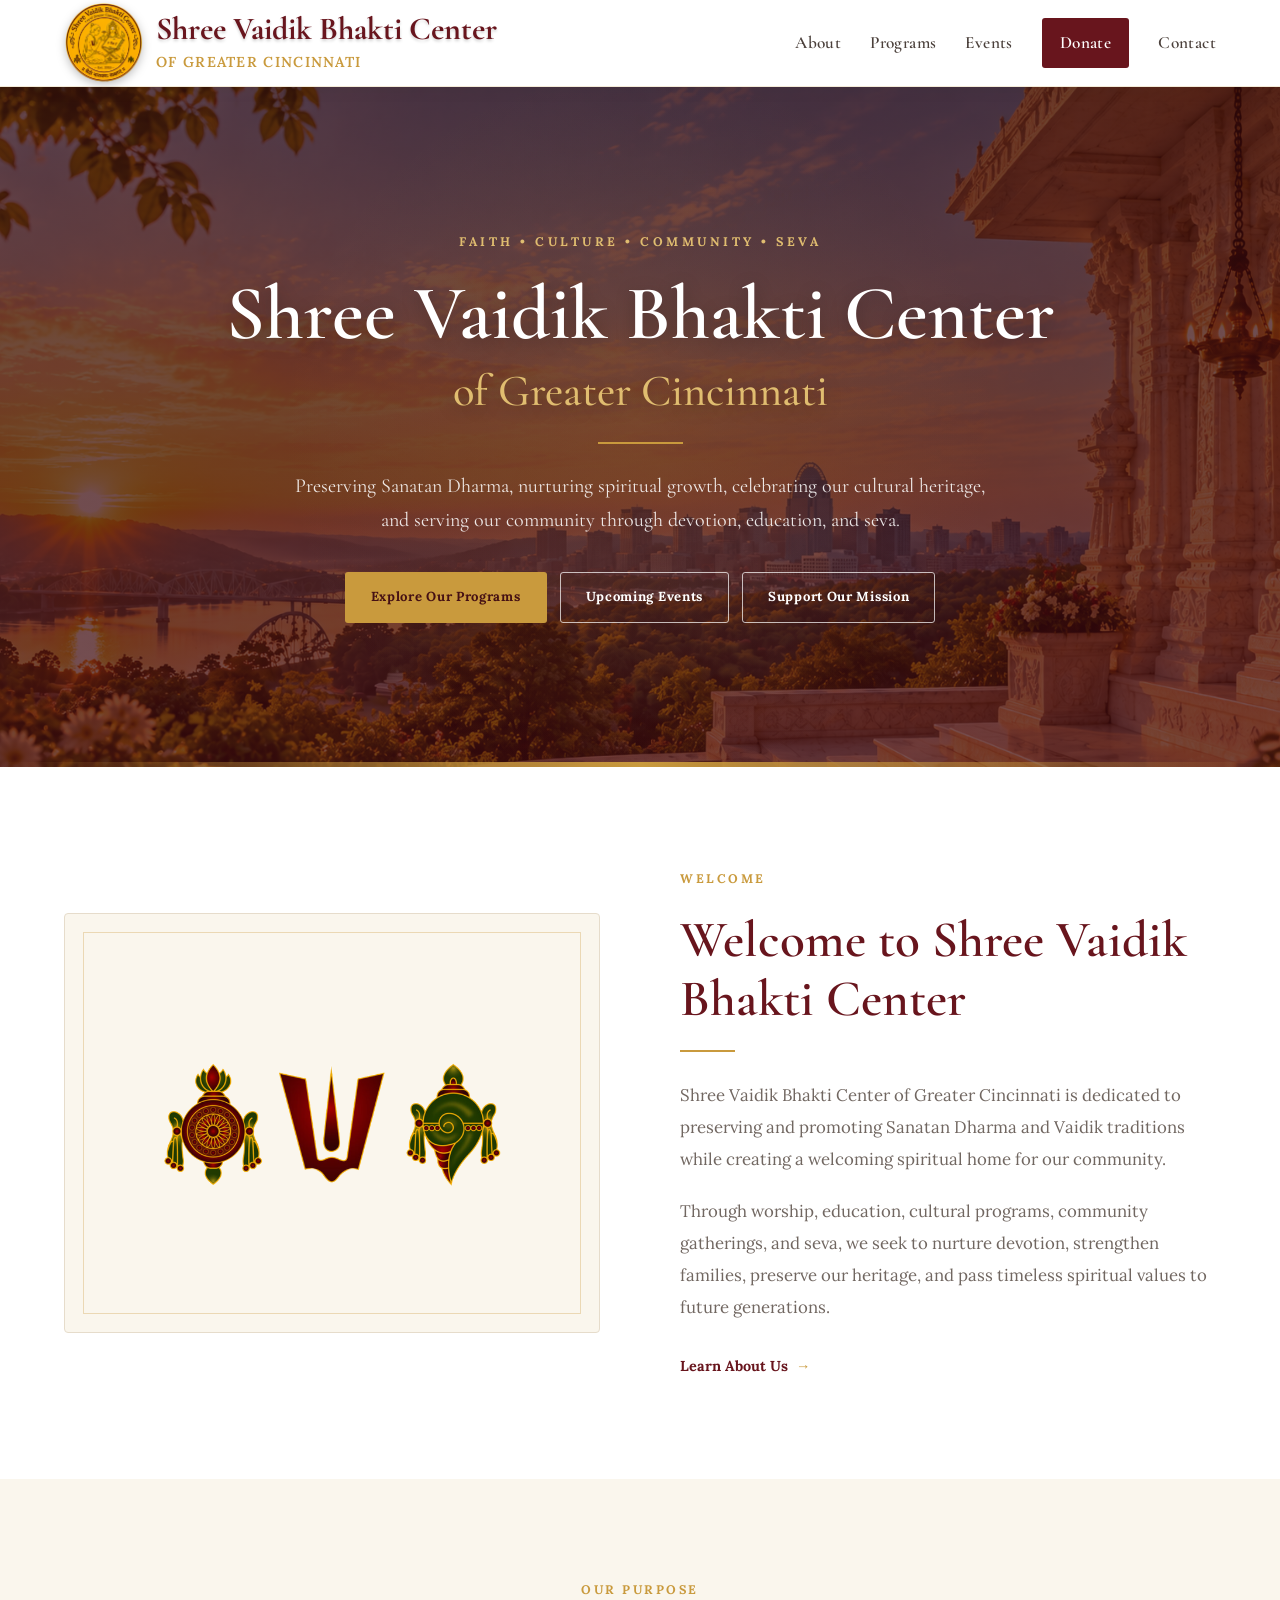
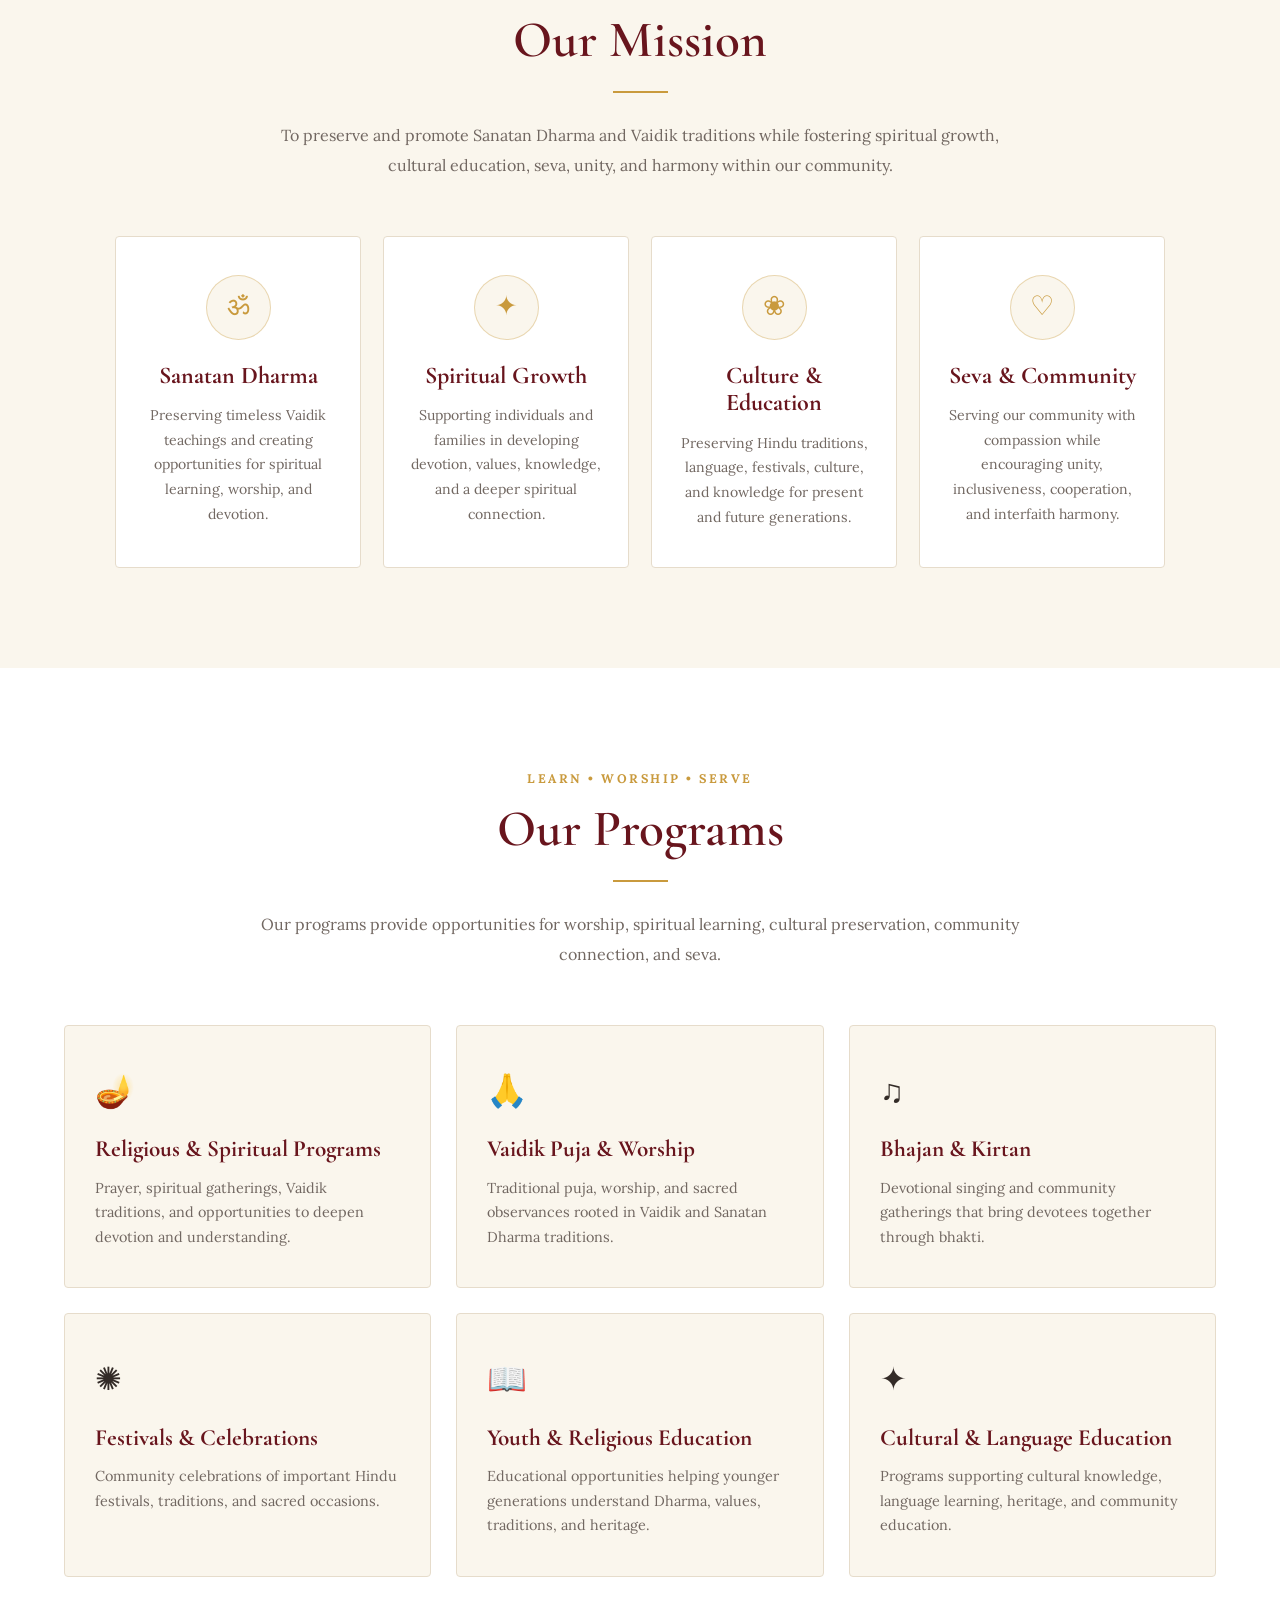
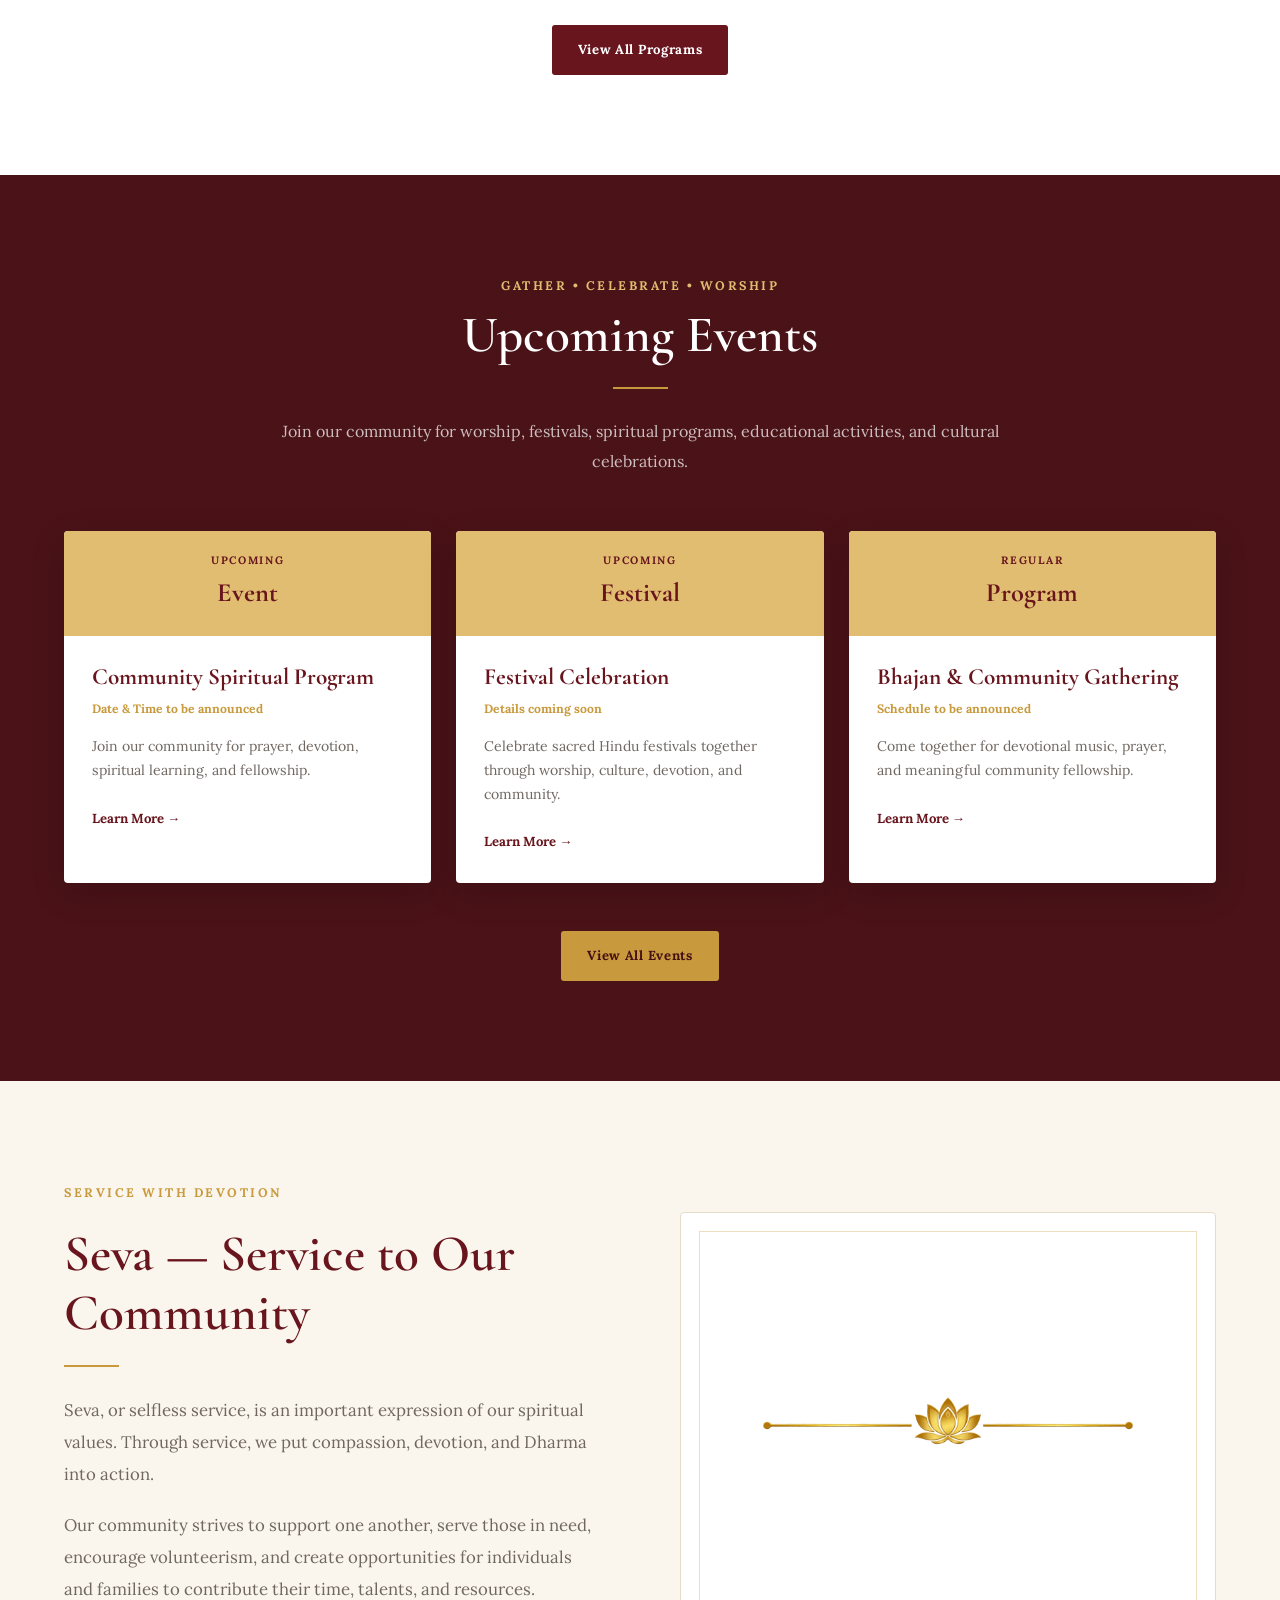
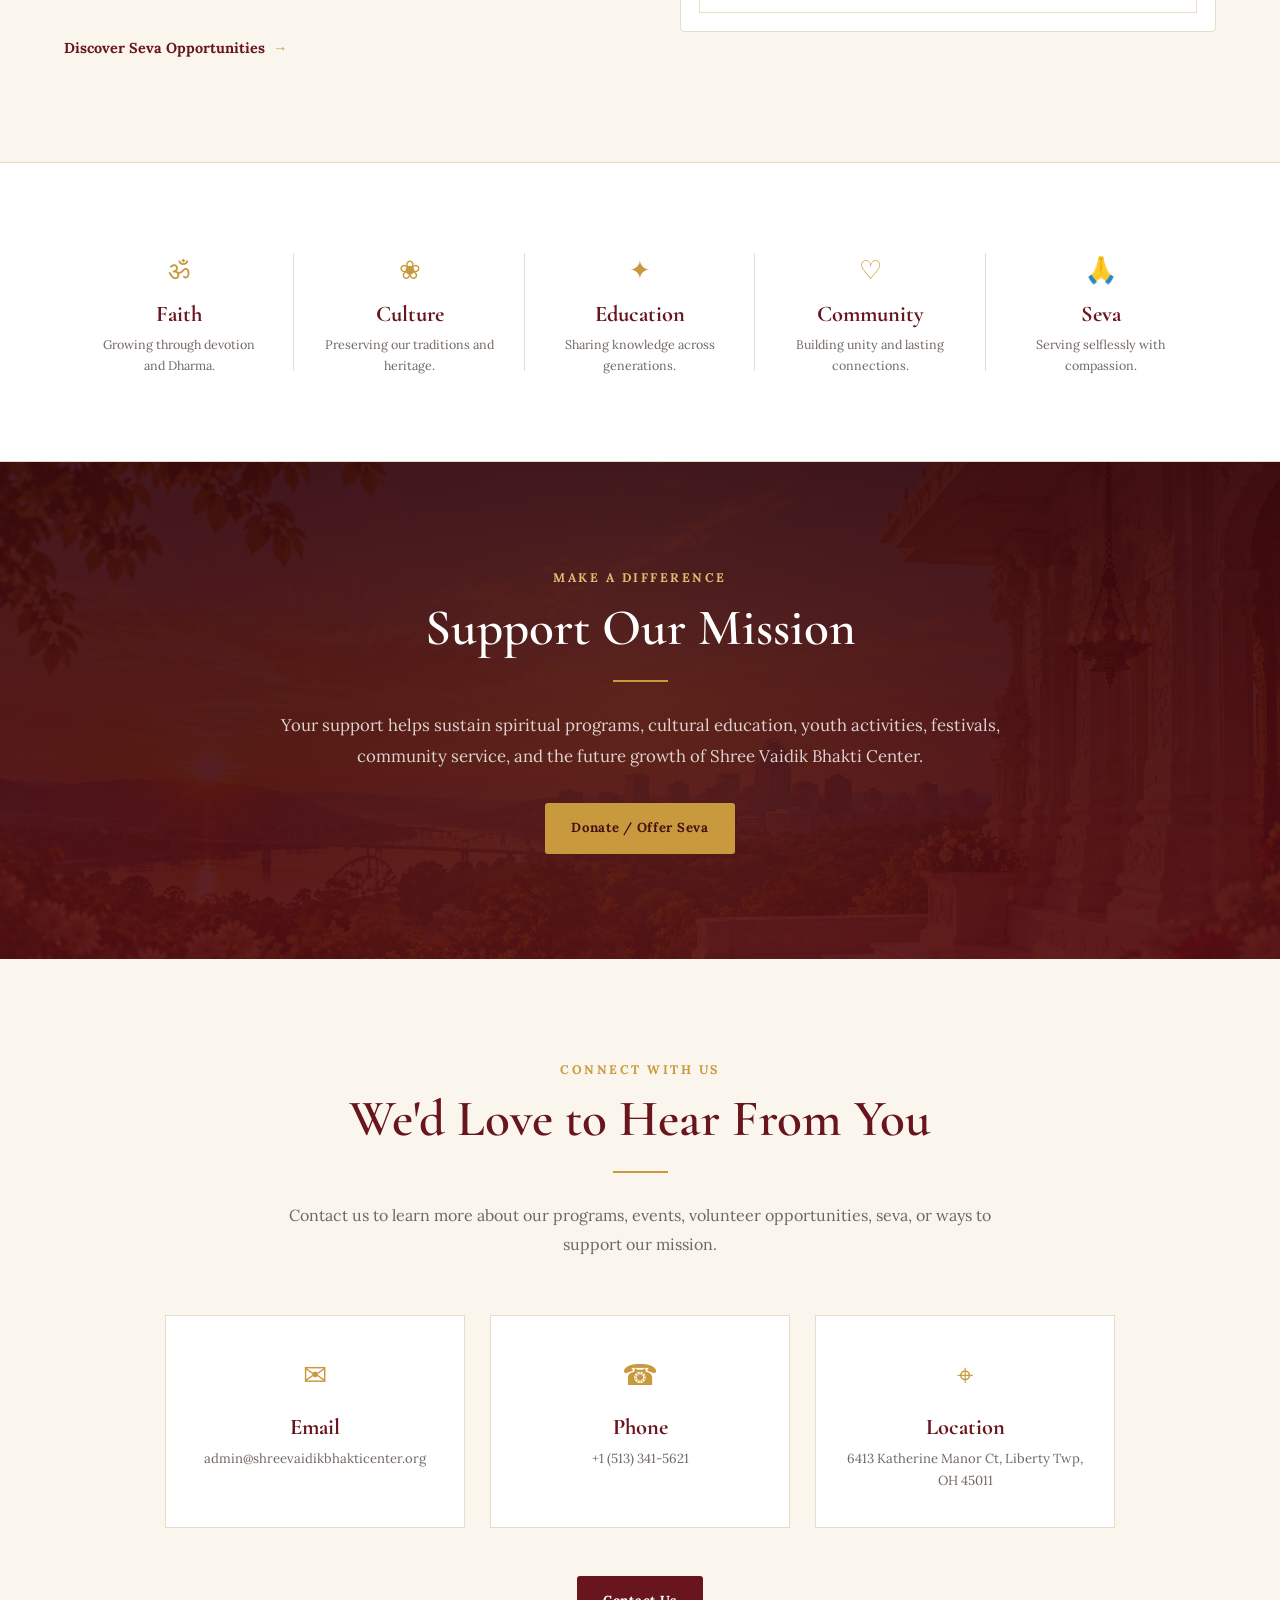
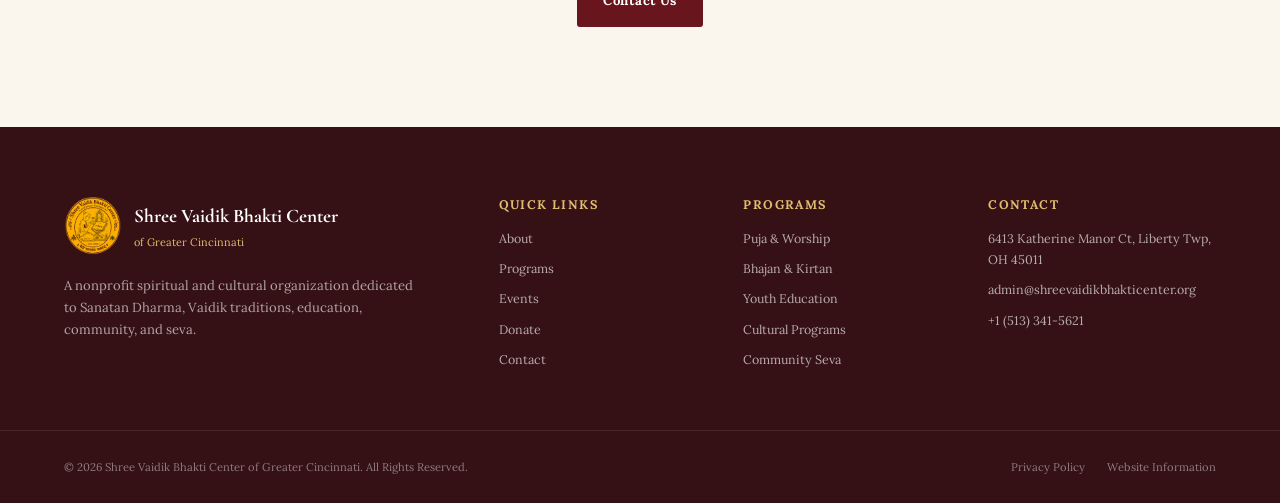
<file: index.html>
<!DOCTYPE html>
<html lang="en">
<head>
  <meta charset="UTF-8">
  <meta name="viewport" content="width=device-width, initial-scale=1.0">

  <title>Shree Vaidik Bhakti Center of Greater Cincinnati</title>

  <meta
    name="description"
    content="Shree Vaidik Bhakti Center of Greater Cincinnati is a nonprofit spiritual and cultural organization dedicated to Sanatan Dharma, Vaidik traditions, education, community, and seva."
  >

  <!-- Google Fonts -->
  <link rel="preconnect" href="https://fonts.googleapis.com">
  <link rel="preconnect" href="https://fonts.gstatic.com" crossorigin>
  <link
  href="https://fonts.googleapis.com/css2?family=Cormorant+Garamond:wght@500;600;700&family=Inter:wght@400;500;600;700&family=Lora:wght@400;500;600;700&display=swap"
    rel="stylesheet"
  >

  <!-- Main CSS -->
  <link rel="stylesheet" href="style.css">
  <link rel="icon" type="image/png" href="./images/logo.png">
</head>

<body>

  <!-- =========================================
       HEADER
  ========================================== -->
  <header class="site-header">
    <div class="container nav-container">

      <a href="index.html" class="brand" aria-label="Shree Vaidik Bhakti Center Home">
        <img
          src="images/logo.png"
          alt="Shree Vaidik Bhakti Center of Greater Cincinnati"
          class="site-logo"
        >

        <div class="brand-text">
          <span class="brand-name">Shree Vaidik Bhakti Center</span>
          <span class="brand-location">of Greater Cincinnati</span>
        </div>
      </a>

      <nav class="desktop-nav" aria-label="Main navigation">
        <a href="about.html">About</a>
        <a href="programs.html">Programs</a>
        <a href="events.html">Events</a>
        <a href="donate.html" class="nav-donate">Donate</a>
        <a href="contact.html">Contact</a>

                    <!--
            LANGUAGE SWITCHER - DISABLED FOR NOW
            Uncomment this block when Nepali language support is added.

            <button class="language-button" type="button">
            English <span>|</span> नेपाली
            </button>
            -->
      </nav>

      <button
        class="menu-toggle"
        id="menuToggle"
        aria-label="Open navigation menu"
        aria-expanded="false"
      >
        <span></span>
        <span></span>
        <span></span>
      </button>

    </div>

    <nav class="mobile-nav" id="mobileNav">
      <a href="about.html">About</a>
      <a href="programs.html">Programs</a>
      <a href="events.html">Events</a>
      <a href="donate.html">Donate</a>
      <a href="contact.html">Contact</a>
            <!--
            LANGUAGE SWITCHER - DISABLED FOR NOW
            Uncomment this block when Nepali language support is added.

            <button class="mobile-language" type="button">
            English | नेपाली
            </button>
            -->
    </nav>
  </header>


  <main>

    <!-- =========================================
         HERO
    ========================================== -->
    <section class="hero">

      <div class="hero-overlay"></div>

      <div class="container hero-content">

        <p class="hero-eyebrow">
          Faith • Culture • Community • Seva
        </p>

        <h1>
          Shree Vaidik Bhakti Center
          <span>of Greater Cincinnati</span>
        </h1>

        <div class="gold-divider"></div>

        <p class="hero-description">
          Preserving Sanatan Dharma, nurturing spiritual growth,
          celebrating our cultural heritage, and serving our community
          through devotion, education, and seva.
        </p>

        <div class="hero-buttons">
          <a href="programs.html" class="btn btn-gold">
            Explore Our Programs
          </a>

          <a href="events.html" class="btn btn-outline-light">
            Upcoming Events
          </a>

          <a href="donate.html" class="btn btn-outline-light">
            Support Our Mission
          </a>
        </div>

      </div>

      <div class="hero-bottom-decoration"></div>
    </section>


    <!-- =========================================
         WELCOME
    ========================================== -->
    <section class="section welcome-section">

      <div class="container two-column">

        <div class="section-image">
          <img
            src="images/namam.png"
            alt="Vaidik spiritual tradition"
          >
        </div>

        <div class="section-content">

          <p class="section-label">Welcome</p>

          <h2>
            Welcome to Shree Vaidik
            <span>Bhakti Center</span>
          </h2>

          <div class="small-gold-divider"></div>

          <p>
            Shree Vaidik Bhakti Center of Greater Cincinnati is dedicated
            to preserving and promoting Sanatan Dharma and Vaidik traditions
            while creating a welcoming spiritual home for our community.
          </p>

          <p>
            Through worship, education, cultural programs, community
            gatherings, and seva, we seek to nurture devotion, strengthen
            families, preserve our heritage, and pass timeless spiritual
            values to future generations.
          </p>

          <a href="about.html" class="text-link">
            Learn About Us <span>→</span>
          </a>

        </div>
      </div>
    </section>


    <!-- =========================================
         MISSION
    ========================================== -->
    <section class="section mission-section">

      <div class="container narrow-container">

        <div class="section-heading centered">
          <p class="section-label">Our Purpose</p>
          <h2>Our Mission</h2>
          <div class="small-gold-divider center-divider"></div>

          <p class="section-intro">
            To preserve and promote Sanatan Dharma and Vaidik traditions
            while fostering spiritual growth, cultural education, seva,
            unity, and harmony within our community.
          </p>
        </div>

        <div class="mission-grid">

          <article class="mission-card">
            <div class="card-icon">ॐ</div>
            <h3>Sanatan Dharma</h3>
            <p>
              Preserving timeless Vaidik teachings and creating opportunities
              for spiritual learning, worship, and devotion.
            </p>
          </article>

          <article class="mission-card">
            <div class="card-icon">✦</div>
            <h3>Spiritual Growth</h3>
            <p>
              Supporting individuals and families in developing devotion,
              values, knowledge, and a deeper spiritual connection.
            </p>
          </article>

          <article class="mission-card">
            <div class="card-icon">❀</div>
            <h3>Culture & Education</h3>
            <p>
              Preserving Hindu traditions, language, festivals, culture,
              and knowledge for present and future generations.
            </p>
          </article>

          <article class="mission-card">
            <div class="card-icon">♡</div>
            <h3>Seva & Community</h3>
            <p>
              Serving our community with compassion while encouraging unity,
              inclusiveness, cooperation, and interfaith harmony.
            </p>
          </article>

        </div>
      </div>
    </section>


    <!-- =========================================
         PROGRAMS
    ========================================== -->
    <section class="section programs-section">

      <div class="container">

        <div class="section-heading centered">
          <p class="section-label">Learn • Worship • Serve</p>
          <h2>Our Programs</h2>
          <div class="small-gold-divider center-divider"></div>

          <p class="section-intro">
            Our programs provide opportunities for worship, spiritual
            learning, cultural preservation, community connection, and seva.
          </p>
        </div>

        <div class="program-grid">

          <article class="program-card">
            <div class="program-icon">🪔</div>
            <h3>Religious & Spiritual Programs</h3>
            <p>
              Prayer, spiritual gatherings, Vaidik traditions, and
              opportunities to deepen devotion and understanding.
            </p>
          </article>

          <article class="program-card">
            <div class="program-icon">🙏</div>
            <h3>Vaidik Puja & Worship</h3>
            <p>
              Traditional puja, worship, and sacred observances rooted in
              Vaidik and Sanatan Dharma traditions.
            </p>
          </article>

          <article class="program-card">
            <div class="program-icon">♫</div>
            <h3>Bhajan & Kirtan</h3>
            <p>
              Devotional singing and community gatherings that bring
              devotees together through bhakti.
            </p>
          </article>

          <article class="program-card">
            <div class="program-icon">✺</div>
            <h3>Festivals & Celebrations</h3>
            <p>
              Community celebrations of important Hindu festivals,
              traditions, and sacred occasions.
            </p>
          </article>

          <article class="program-card">
            <div class="program-icon">📖</div>
            <h3>Youth & Religious Education</h3>
            <p>
              Educational opportunities helping younger generations
              understand Dharma, values, traditions, and heritage.
            </p>
          </article>

          <article class="program-card">
            <div class="program-icon">✦</div>
            <h3>Cultural & Language Education</h3>
            <p>
              Programs supporting cultural knowledge, language learning,
              heritage, and community education.
            </p>
          </article>

        </div>

        <div class="center-button">
          <a href="programs.html" class="btn btn-maroon">
            View All Programs
          </a>
        </div>

      </div>
    </section>


    <!-- =========================================
         EVENTS
    ========================================== -->
    <section class="section events-section">

      <div class="container">

        <div class="section-heading centered light-heading">
          <p class="section-label gold-label">Gather • Celebrate • Worship</p>
          <h2>Upcoming Events</h2>
          <div class="small-gold-divider center-divider"></div>

          <p class="section-intro">
            Join our community for worship, festivals, spiritual programs,
            educational activities, and cultural celebrations.
          </p>
        </div>

        <div class="event-grid">

          <article class="event-card">
            <div class="event-date">
              <span class="event-month">Upcoming</span>
              <span class="event-day">Event</span>
            </div>

            <div class="event-content">
              <h3>Community Spiritual Program</h3>
              <p class="event-meta">Date & Time to be announced</p>
              <p>
                Join our community for prayer, devotion, spiritual learning,
                and fellowship.
              </p>
              <a href="events.html">Learn More →</a>
            </div>
          </article>

          <article class="event-card">
            <div class="event-date">
              <span class="event-month">Upcoming</span>
              <span class="event-day">Festival</span>
            </div>

            <div class="event-content">
              <h3>Festival Celebration</h3>
              <p class="event-meta">Details coming soon</p>
              <p>
                Celebrate sacred Hindu festivals together through worship,
                culture, devotion, and community.
              </p>
              <a href="events.html">Learn More →</a>
            </div>
          </article>

          <article class="event-card">
            <div class="event-date">
              <span class="event-month">Regular</span>
              <span class="event-day">Program</span>
            </div>

            <div class="event-content">
              <h3>Bhajan & Community Gathering</h3>
              <p class="event-meta">Schedule to be announced</p>
              <p>
                Come together for devotional music, prayer, and meaningful
                community fellowship.
              </p>
              <a href="events.html">Learn More →</a>
            </div>
          </article>

        </div>

        <div class="center-button">
          <a href="events.html" class="btn btn-gold">
            View All Events
          </a>
        </div>

      </div>
    </section>


    <!-- =========================================
         SEVA
    ========================================== -->
    <section class="section seva-section">

      <div class="container two-column reverse-mobile">

        <div class="section-content">

          <p class="section-label">Service With Devotion</p>

          <h2>Seva — Service to Our Community</h2>

          <div class="small-gold-divider"></div>

          <p>
            Seva, or selfless service, is an important expression of our
            spiritual values. Through service, we put compassion, devotion,
            and Dharma into action.
          </p>

          <p>
            Our community strives to support one another, serve those in
            need, encourage volunteerism, and create opportunities for
            individuals and families to contribute their time, talents,
            and resources.
          </p>

          <a href="programs.html" class="text-link">
            Discover Seva Opportunities <span>→</span>
          </a>

        </div>

        <div class="section-image seva-image">
          <img
            src="images/lotus line.png"
            alt="Lotus symbol representing seva and spiritual service"
          >
        </div>

      </div>
    </section>


    <!-- =========================================
         VALUES
    ========================================== -->
    <section class="values-section">

      <div class="container values-grid">

        <div class="value-item">
          <span>ॐ</span>
          <h3>Faith</h3>
          <p>Growing through devotion and Dharma.</p>
        </div>

        <div class="value-item">
          <span>❀</span>
          <h3>Culture</h3>
          <p>Preserving our traditions and heritage.</p>
        </div>

        <div class="value-item">
          <span>✦</span>
          <h3>Education</h3>
          <p>Sharing knowledge across generations.</p>
        </div>

        <div class="value-item">
          <span>♡</span>
          <h3>Community</h3>
          <p>Building unity and lasting connections.</p>
        </div>

        <div class="value-item">
          <span>🙏</span>
          <h3>Seva</h3>
          <p>Serving selflessly with compassion.</p>
        </div>

      </div>
    </section>


    <!-- =========================================
         DONATION CTA
    ========================================== -->
    <section class="donation-cta">

      <div class="donation-overlay"></div>

      <div class="container donation-content">

        <p class="section-label gold-label">Make a Difference</p>

        <h2>Support Our Mission</h2>

        <div class="small-gold-divider center-divider"></div>

        <p>
          Your support helps sustain spiritual programs, cultural education,
          youth activities, festivals, community service, and the future
          growth of Shree Vaidik Bhakti Center.
        </p>

        <a href="donate.html" class="btn btn-gold">
          Donate / Offer Seva
        </a>

      </div>
    </section>


    <!-- =========================================
         CONTACT PREVIEW
    ========================================== -->
    <section class="section contact-preview">

      <div class="container">

        <div class="section-heading centered">
          <p class="section-label">Connect With Us</p>
          <h2>We'd Love to Hear From You</h2>
          <div class="small-gold-divider center-divider"></div>

          <p class="section-intro">
            Contact us to learn more about our programs, events,
            volunteer opportunities, seva, or ways to support our mission.
          </p>
        </div>

        <div class="contact-cards">

          <div class="contact-card">
            <span class="contact-icon">✉</span>
            <h3>Email</h3>
            <p><a data-org-email href="#"></a>
            </p>
          </div>

          <div class="contact-card">
            <span class="contact-icon">☎</span>
            <h3>Phone</h3>
            <p><a data-org-phone href="#"></a>
            </p>
          </div>

          <div class="contact-card">
            <span class="contact-icon">⌖</span>
            <h3>Location</h3>
            <p data-org-address></p>
          </div>

        </div>

        <div class="center-button">
          <a href="contact.html" class="btn btn-maroon">
            Contact Us
          </a>
        </div>

      </div>
    </section>

  </main>


  <!-- =========================================
       FOOTER
  ========================================== -->
  <footer class="site-footer">

    <div class="container footer-grid">

      <div class="footer-about">

        <a href="index.html" class="footer-brand">
          <img
            src="images/logo.png"
            alt="Shree Vaidik Bhakti Center logo"
          >

          <div>
            <strong>Shree Vaidik Bhakti Center</strong>
            <span>of Greater Cincinnati</span>
          </div>
        </a>

        <p>
          A nonprofit spiritual and cultural organization dedicated to
          Sanatan Dharma, Vaidik traditions, education, community, and seva.
        </p>

      </div>

      <div class="footer-column">
        <h3>Quick Links</h3>
        <a href="about.html">About</a>
        <a href="programs.html">Programs</a>
        <a href="events.html">Events</a>
        <a href="donate.html">Donate</a>
        <a href="contact.html">Contact</a>
      </div>

      <div class="footer-column">
        <h3>Programs</h3>
        <a href="programs.html">Puja & Worship</a>
        <a href="programs.html">Bhajan & Kirtan</a>
        <a href="programs.html">Youth Education</a>
        <a href="programs.html">Cultural Programs</a>
        <a href="programs.html">Community Seva</a>
      </div>

      <div class="footer-column">

        <h3>Contact</h3>
      
        <p 
            data-org-address></p>
      
        <p>
          <a data-org-email href="#"></a>
        </p>
      
        <p>
          <a data-org-phone href="#"></a>
        </p>
      
      </div>

    </div>

    <div class="footer-bottom">
      <div class="container footer-bottom-inner">

        <p>
          © 2026 Shree Vaidik Bhakti Center of Greater Cincinnati.
          All Rights Reserved.
        </p>

        <div class="footer-legal">
            <a href="./privacy.html">Privacy Policy</a>
            <a href="./website-info.html">Website Information</a>
          </div>

      </div>
    </div>

  </footer>


  <!-- Main JavaScript -->
  <script src="script.js"></script>

</body>
</html>
</file>
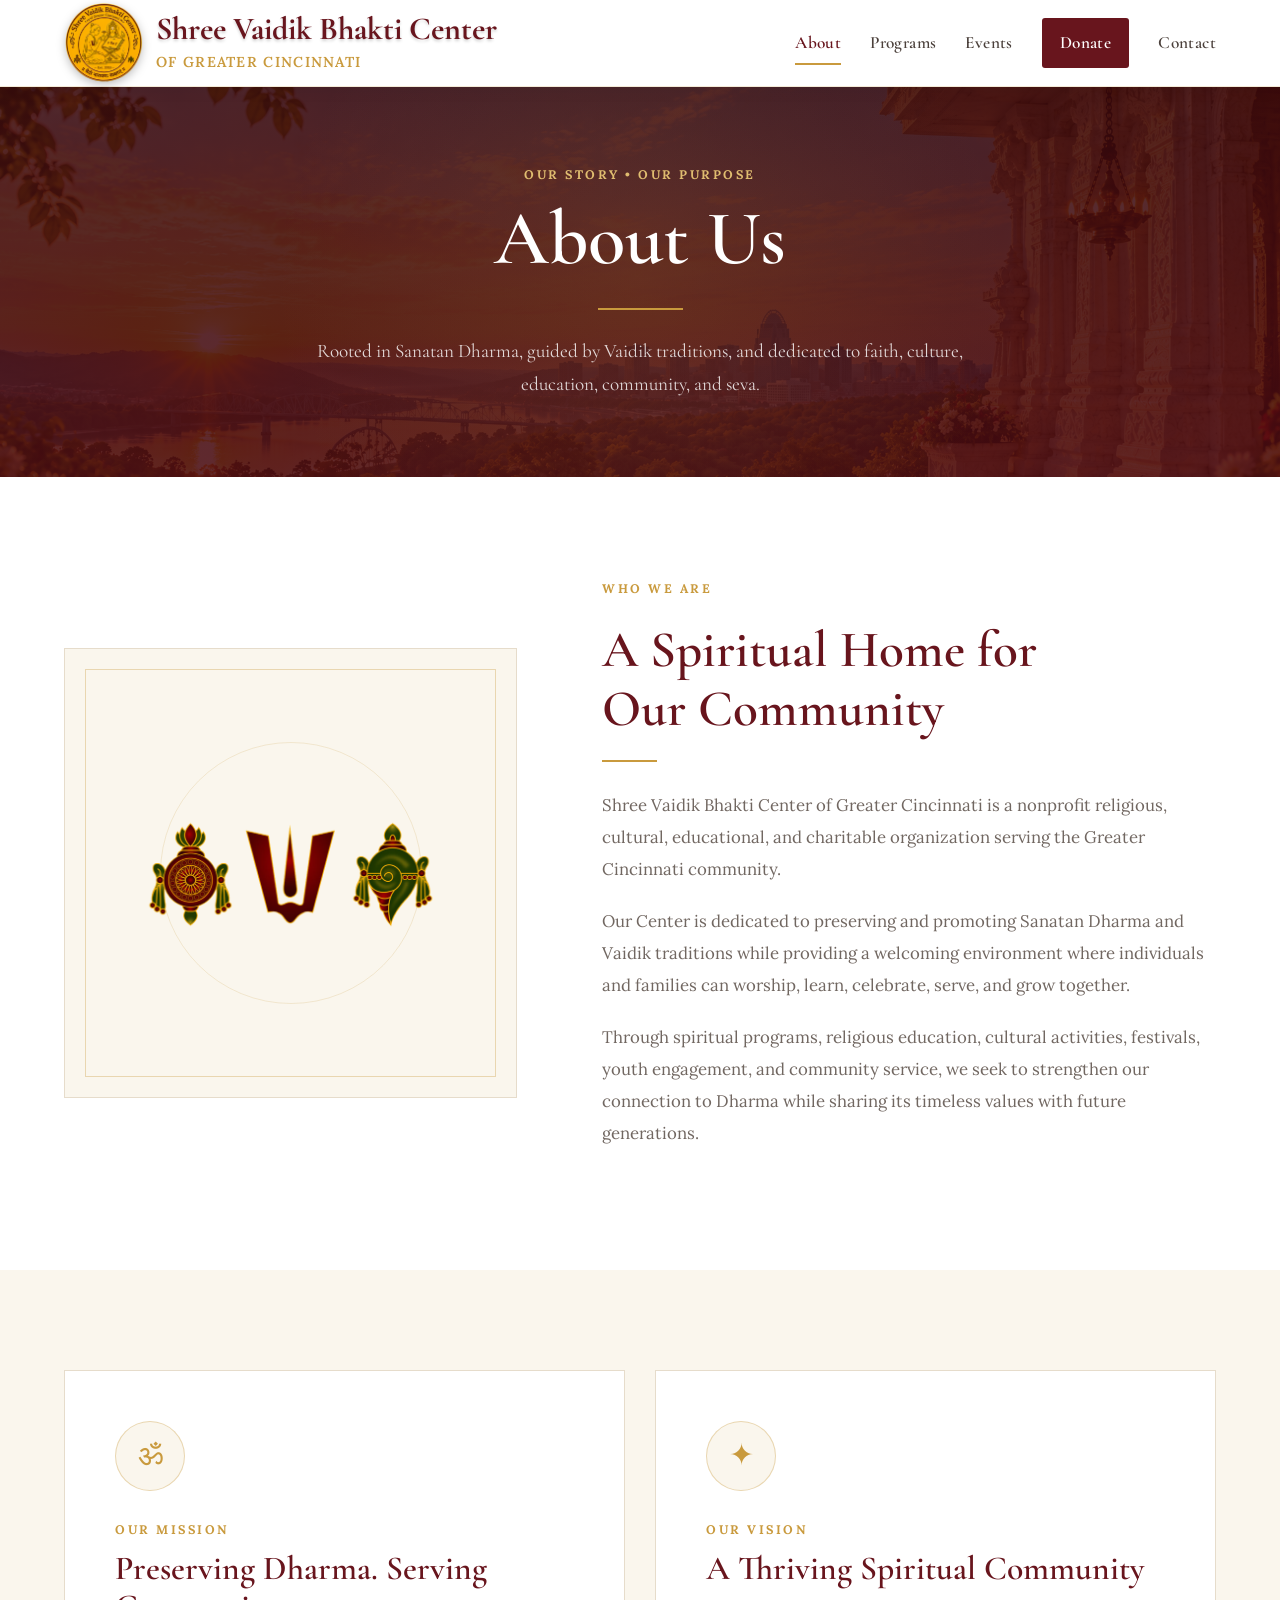
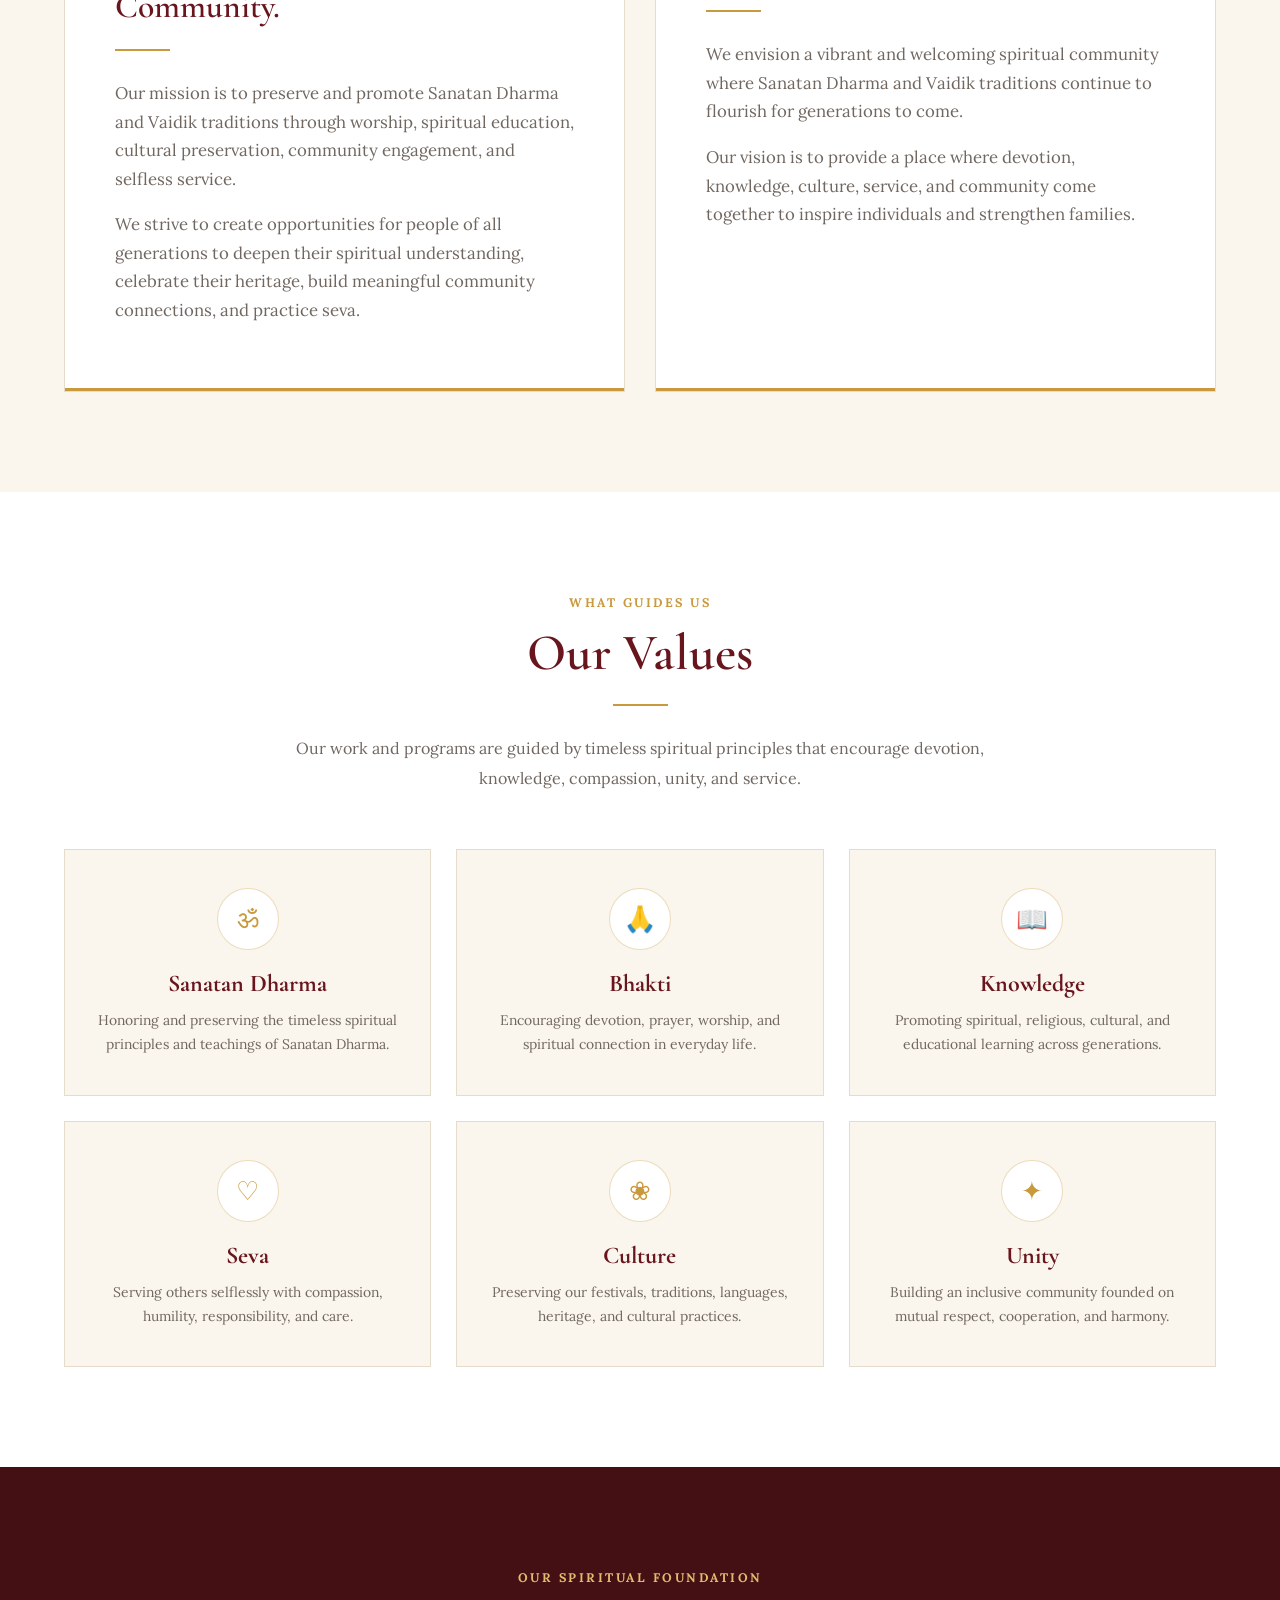
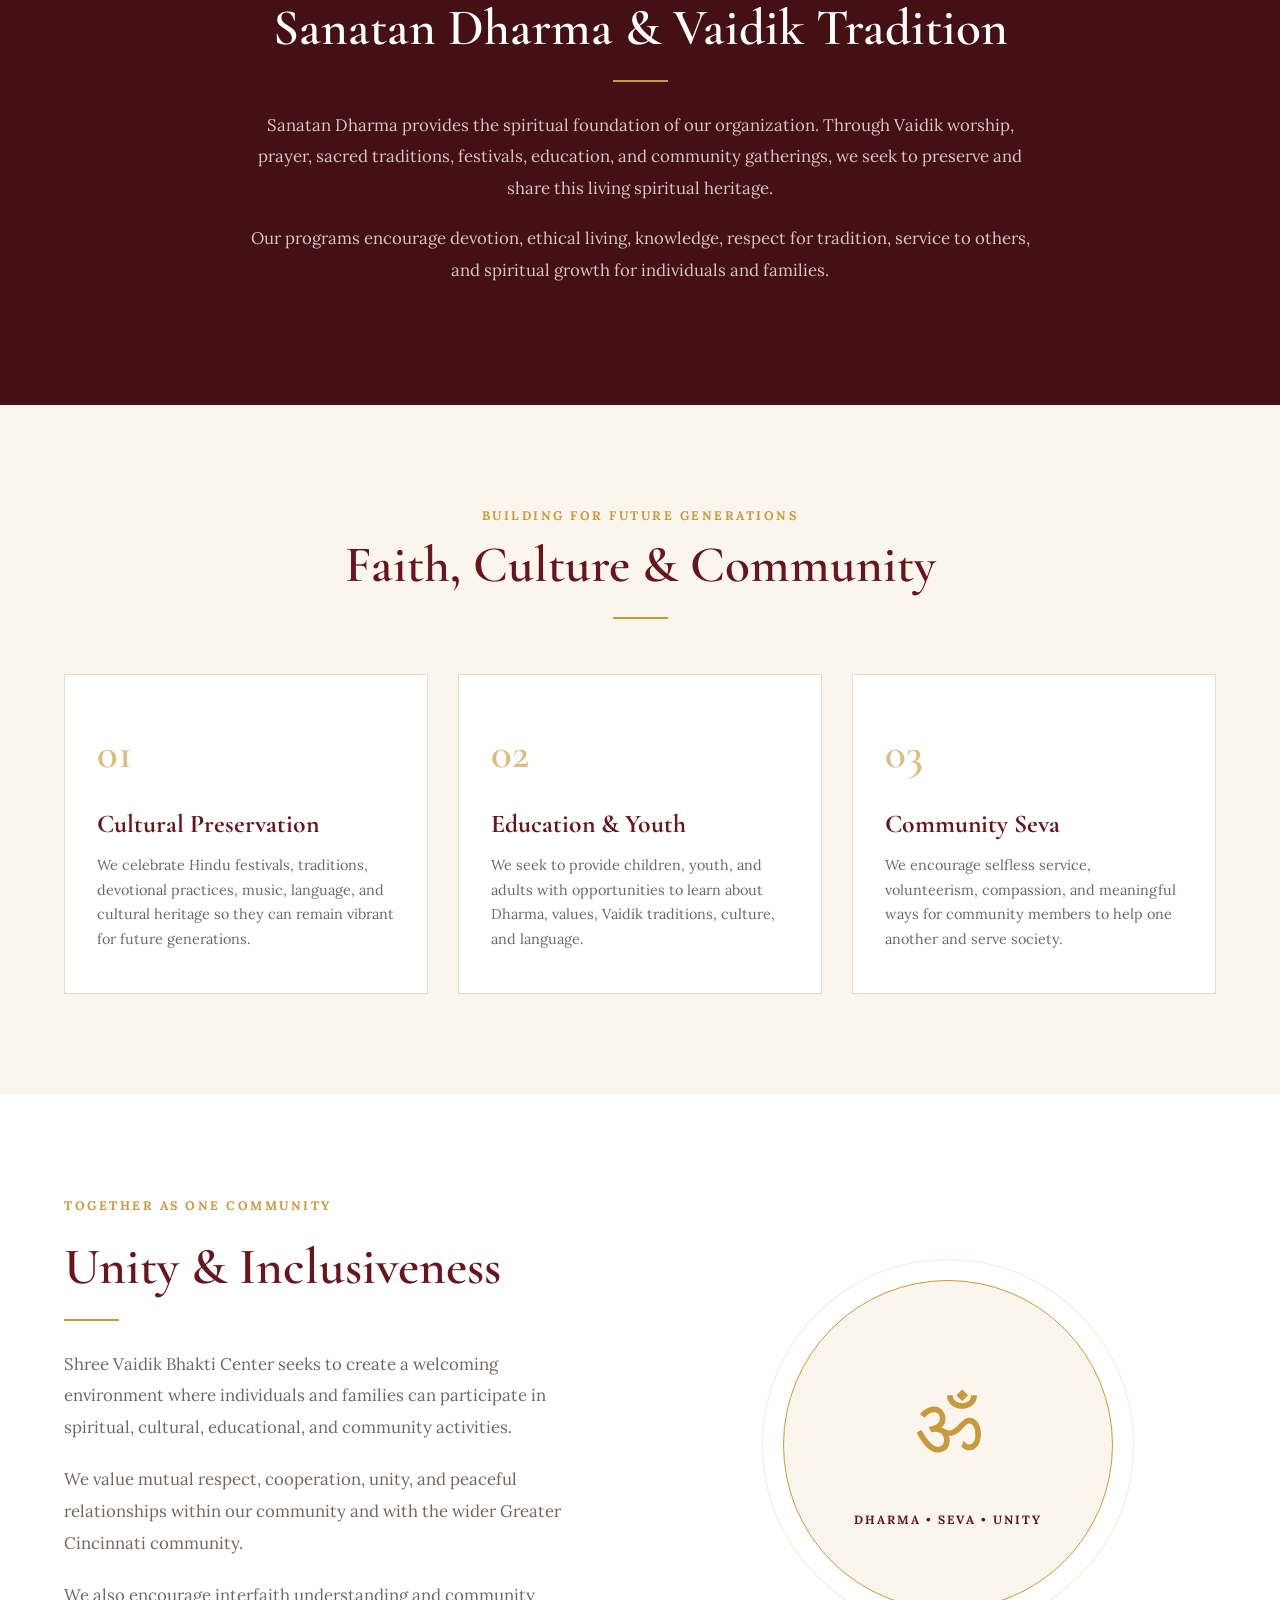
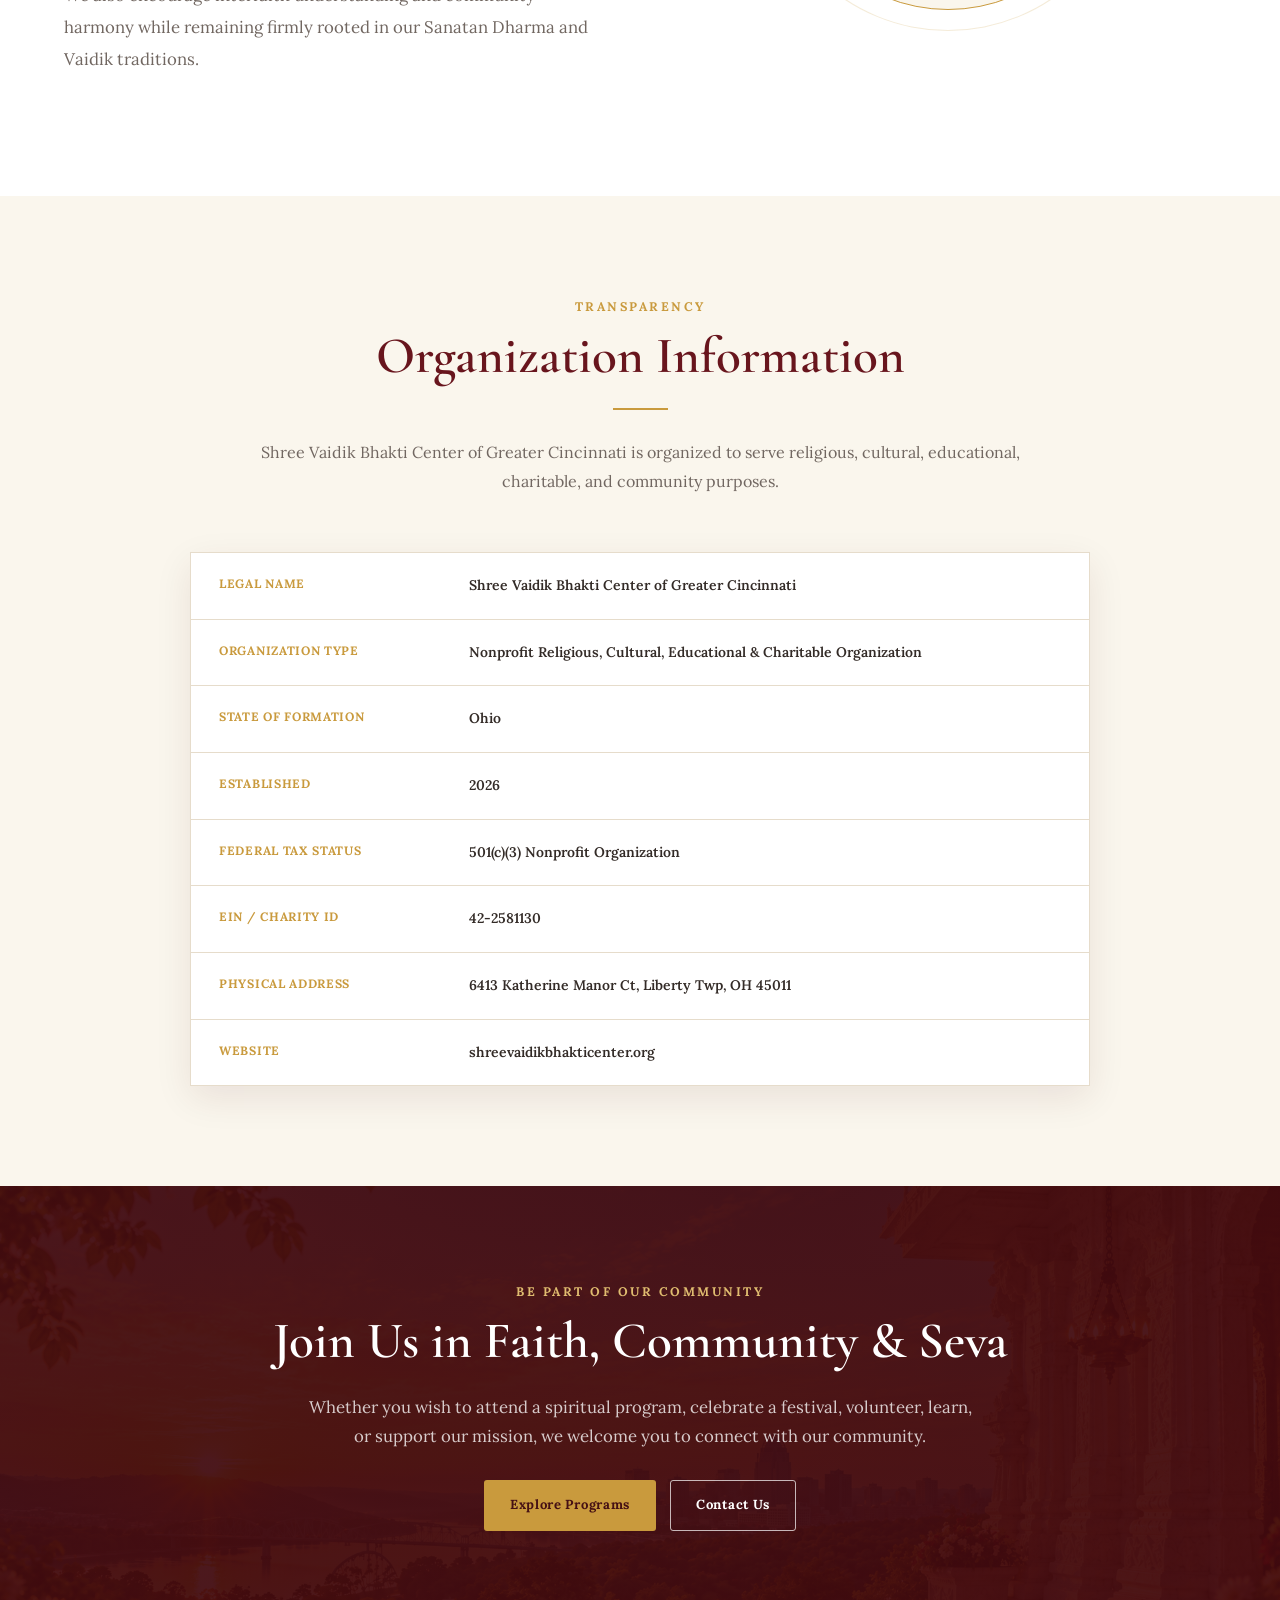
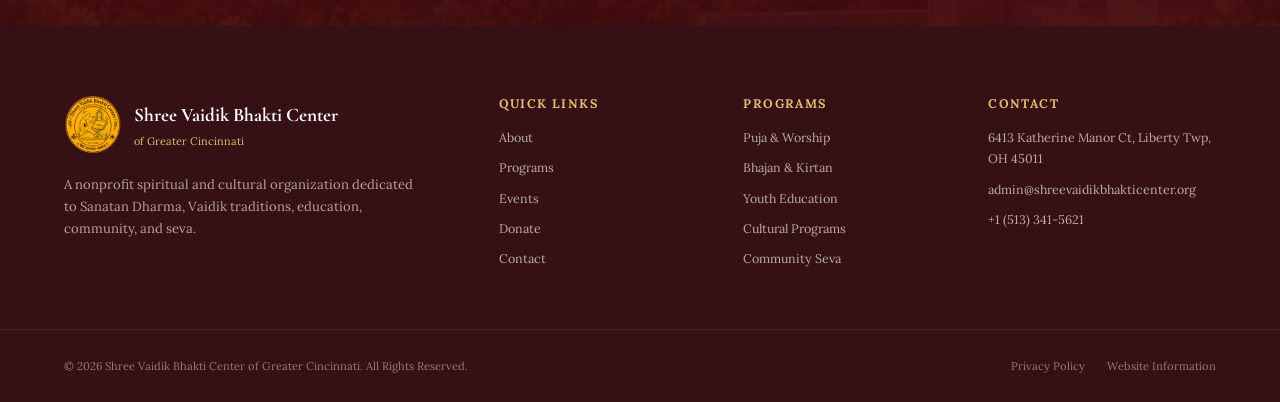
<file: about.html>
<!DOCTYPE html>
<html lang="en">
<head>
  <meta charset="UTF-8">
  <meta name="viewport" content="width=device-width, initial-scale=1.0">

  <title>About Us | Shree Vaidik Bhakti Center of Greater Cincinnati</title>

  <meta
    name="description"
    content="Learn about Shree Vaidik Bhakti Center of Greater Cincinnati, our mission, vision, values, Sanatan Dharma traditions, cultural preservation, education, and community seva."
  >

  <link rel="preconnect" href="https://fonts.googleapis.com">
  <link rel="preconnect" href="https://fonts.gstatic.com" crossorigin>

  <link
    href="https://fonts.googleapis.com/css2?family=Cormorant+Garamond:wght@500;600;700&family=Inter:wght@400;500;600;700&family=Lora:wght@400;500;600;700&display=swap"
    rel="stylesheet"
  >

  <link rel="stylesheet" href="style.css">
  <link rel="icon" type="image/png" href="./images/logo.png">
</head>

<body>

  <!-- =========================================
       HEADER
  ========================================== -->

  <header class="site-header">

    <div class="container nav-container">

      <a href="index.html" class="brand" aria-label="Shree Vaidik Bhakti Center Home">

        <img
          src="images/logo.png"
          alt="Shree Vaidik Bhakti Center of Greater Cincinnati"
          class="site-logo"
        >

        <div class="brand-text">
          <span class="brand-name">Shree Vaidik Bhakti Center</span>
          <span class="brand-location">of Greater Cincinnati</span>
        </div>

      </a>

      <nav class="desktop-nav" aria-label="Main navigation">

        <a href="about.html" class="active-nav">About</a>
        <a href="programs.html">Programs</a>
        <a href="events.html">Events</a>
        <a href="donate.html" class="nav-donate">Donate</a>
        <a href="contact.html">Contact</a>

            <!--
            LANGUAGE SWITCHER - DISABLED FOR NOW
            Uncomment this block when Nepali language support is added.

            <button class="language-button" type="button">
            English <span>|</span> नेपाली
            </button>
            -->

      </nav>

      <button
        class="menu-toggle"
        id="menuToggle"
        aria-label="Open navigation menu"
        aria-expanded="false"
      >
        <span></span>
        <span></span>
        <span></span>
      </button>

    </div>

    <nav class="mobile-nav" id="mobileNav">

      <a href="about.html">About</a>
      <a href="programs.html">Programs</a>
      <a href="events.html">Events</a>
      <a href="donate.html">Donate</a>
      <a href="contact.html">Contact</a>

        <!--
        LANGUAGE SWITCHER - DISABLED FOR NOW
        Uncomment this block when Nepali language support is added.

        <button class="mobile-language" type="button">
        English | नेपाली
        </button>
        -->

    </nav>

  </header>


  <main>

    <!-- =========================================
         ABOUT HERO
    ========================================== -->

    <section class="page-hero">

      <div class="page-hero-overlay"></div>

      <div class="container page-hero-content">

        <p class="section-label gold-label">
          Our Story • Our Purpose
        </p>

        <h1>About Us</h1>

        <div class="gold-divider"></div>

        <p>
          Rooted in Sanatan Dharma, guided by Vaidik traditions,
          and dedicated to faith, culture, education, community,
          and seva.
        </p>

      </div>

    </section>


    <!-- =========================================
         WHO WE ARE
    ========================================== -->

    <section class="section">

      <div class="container about-intro-grid">

        <div class="about-symbol">

          <img
            src="images/namam.png"
            alt="Vaidik spiritual symbol"
          >

        </div>


        <div class="section-content">

          <p class="section-label">
            Who We Are
          </p>

          <h2>
            A Spiritual Home for
            <span>Our Community</span>
          </h2>

          <div class="small-gold-divider"></div>

          <p>
            Shree Vaidik Bhakti Center of Greater Cincinnati is a
            nonprofit religious, cultural, educational, and charitable
            organization serving the Greater Cincinnati community.
          </p>

          <p>
            Our Center is dedicated to preserving and promoting
            Sanatan Dharma and Vaidik traditions while providing a
            welcoming environment where individuals and families can
            worship, learn, celebrate, serve, and grow together.
          </p>

          <p>
            Through spiritual programs, religious education, cultural
            activities, festivals, youth engagement, and community
            service, we seek to strengthen our connection to Dharma
            while sharing its timeless values with future generations.
          </p>

        </div>

      </div>

    </section>


    <!-- =========================================
         MISSION & VISION
    ========================================== -->

    <section class="section mission-vision-section">

      <div class="container">

        <div class="mission-vision-grid">


          <article class="large-info-card">

            <div class="large-card-symbol">
              ॐ
            </div>

            <p class="section-label">
              Our Mission
            </p>

            <h2>Preserving Dharma. Serving Community.</h2>

            <div class="small-gold-divider"></div>

            <p>
              Our mission is to preserve and promote Sanatan Dharma
              and Vaidik traditions through worship, spiritual
              education, cultural preservation, community engagement,
              and selfless service.
            </p>

            <p>
              We strive to create opportunities for people of all
              generations to deepen their spiritual understanding,
              celebrate their heritage, build meaningful community
              connections, and practice seva.
            </p>

          </article>


          <article class="large-info-card">

            <div class="large-card-symbol">
              ✦
            </div>

            <p class="section-label">
              Our Vision
            </p>

            <h2>A Thriving Spiritual Community</h2>

            <div class="small-gold-divider"></div>

            <p>
              We envision a vibrant and welcoming spiritual community
              where Sanatan Dharma and Vaidik traditions continue to
              flourish for generations to come.
            </p>

            <p>
              Our vision is to provide a place where devotion,
              knowledge, culture, service, and community come together
              to inspire individuals and strengthen families.
            </p>

          </article>

        </div>

      </div>

    </section>


    <!-- =========================================
         OUR VALUES
    ========================================== -->

    <section class="section about-values-section">

      <div class="container">

        <div class="section-heading centered">

          <p class="section-label">
            What Guides Us
          </p>

          <h2>Our Values</h2>

          <div class="small-gold-divider center-divider"></div>

          <p class="section-intro">
            Our work and programs are guided by timeless spiritual
            principles that encourage devotion, knowledge, compassion,
            unity, and service.
          </p>

        </div>


        <div class="about-values-grid">


          <article class="about-value-card">

            <span class="about-value-icon">ॐ</span>

            <h3>Sanatan Dharma</h3>

            <p>
              Honoring and preserving the timeless spiritual principles
              and teachings of Sanatan Dharma.
            </p>

          </article>


          <article class="about-value-card">

            <span class="about-value-icon">🙏</span>

            <h3>Bhakti</h3>

            <p>
              Encouraging devotion, prayer, worship, and spiritual
              connection in everyday life.
            </p>

          </article>


          <article class="about-value-card">

            <span class="about-value-icon">📖</span>

            <h3>Knowledge</h3>

            <p>
              Promoting spiritual, religious, cultural, and educational
              learning across generations.
            </p>

          </article>


          <article class="about-value-card">

            <span class="about-value-icon">♡</span>

            <h3>Seva</h3>

            <p>
              Serving others selflessly with compassion, humility,
              responsibility, and care.
            </p>

          </article>


          <article class="about-value-card">

            <span class="about-value-icon">❀</span>

            <h3>Culture</h3>

            <p>
              Preserving our festivals, traditions, languages,
              heritage, and cultural practices.
            </p>

          </article>


          <article class="about-value-card">

            <span class="about-value-icon">✦</span>

            <h3>Unity</h3>

            <p>
              Building an inclusive community founded on mutual
              respect, cooperation, and harmony.
            </p>

          </article>


        </div>

      </div>

    </section>


    <!-- =========================================
         SANATAN DHARMA
    ========================================== -->

    <section class="section dharma-section">

      <div class="container dharma-content">

        <p class="section-label gold-label">
          Our Spiritual Foundation
        </p>

        <h2>Sanatan Dharma & Vaidik Tradition</h2>

        <div class="small-gold-divider center-divider"></div>

        <p>
          Sanatan Dharma provides the spiritual foundation of our
          organization. Through Vaidik worship, prayer, sacred
          traditions, festivals, education, and community gatherings,
          we seek to preserve and share this living spiritual heritage.
        </p>

        <p>
          Our programs encourage devotion, ethical living, knowledge,
          respect for tradition, service to others, and spiritual
          growth for individuals and families.
        </p>

      </div>

    </section>


    <!-- =========================================
         CULTURE / EDUCATION / SEVA
    ========================================== -->

    <section class="section community-pillars-section">

      <div class="container">

        <div class="section-heading centered">

          <p class="section-label">
            Building for Future Generations
          </p>

          <h2>Faith, Culture & Community</h2>

          <div class="small-gold-divider center-divider"></div>

        </div>


        <div class="pillar-grid">


          <article class="pillar-card">

            <div class="pillar-number">
              01
            </div>

            <h3>Cultural Preservation</h3>

            <p>
              We celebrate Hindu festivals, traditions, devotional
              practices, music, language, and cultural heritage so
              they can remain vibrant for future generations.
            </p>

          </article>


          <article class="pillar-card">

            <div class="pillar-number">
              02
            </div>

            <h3>Education & Youth</h3>

            <p>
              We seek to provide children, youth, and adults with
              opportunities to learn about Dharma, values, Vaidik
              traditions, culture, and language.
            </p>

          </article>


          <article class="pillar-card">

            <div class="pillar-number">
              03
            </div>

            <h3>Community Seva</h3>

            <p>
              We encourage selfless service, volunteerism, compassion,
              and meaningful ways for community members to help one
              another and serve society.
            </p>

          </article>


        </div>

      </div>

    </section>


    <!-- =========================================
         UNITY
    ========================================== -->

    <section class="section unity-section">

      <div class="container two-column">

        <div class="section-content">

          <p class="section-label">
            Together as One Community
          </p>

          <h2>Unity & Inclusiveness</h2>

          <div class="small-gold-divider"></div>

          <p>
            Shree Vaidik Bhakti Center seeks to create a welcoming
            environment where individuals and families can participate
            in spiritual, cultural, educational, and community
            activities.
          </p>

          <p>
            We value mutual respect, cooperation, unity, and peaceful
            relationships within our community and with the wider
            Greater Cincinnati community.
          </p>

          <p>
            We also encourage interfaith understanding and community
            harmony while remaining firmly rooted in our Sanatan
            Dharma and Vaidik traditions.
          </p>

        </div>


        <div class="unity-decoration">

          <div class="unity-circle">

            <span class="unity-symbol">
              ॐ
            </span>

            <span class="unity-text">
              Dharma • Seva • Unity
            </span>

          </div>

        </div>

      </div>

    </section>


    <!-- =========================================
         ORGANIZATION INFORMATION
    ========================================== -->

    <section class="section organization-section">

      <div class="container">

        <div class="section-heading centered">

          <p class="section-label">
            Transparency
          </p>

          <h2>Organization Information</h2>

          <div class="small-gold-divider center-divider"></div>

          <p class="section-intro">
            Shree Vaidik Bhakti Center of Greater Cincinnati is
            organized to serve religious, cultural, educational,
            charitable, and community purposes.
          </p>

        </div>


        <div class="organization-card">

          <div class="organization-row">

            <span>Legal Name</span>

            <strong>
              Shree Vaidik Bhakti Center of Greater Cincinnati
            </strong>

          </div>


          <div class="organization-row">

            <span>Organization Type</span>

            <strong>
              Nonprofit Religious, Cultural, Educational & Charitable Organization
            </strong>

          </div>


          <div class="organization-row">

            <span>State of Formation</span>

            <strong>
              Ohio
            </strong>

          </div>


          <div class="organization-row">

            <span>Established</span>

            <strong>
              2026
            </strong>

          </div>


          <div class="organization-row">

            <span>Federal Tax Status</span>

            <strong>
              501(c)(3) Nonprofit Organization
            </strong>

          </div>


          <div class="organization-row">

            <span>EIN / Charity ID</span>

            <strong data-org-ein></strong>

          </div>


          <div class="organization-row">

            <span>Physical Address</span>

            <strong data-org-address></strong>

          </div>


          <div class="organization-row">

            <span>Website</span>

            <strong>
              shreevaidikbhakticenter.org
            </strong>

          </div>

        </div>

      </div>

    </section>


    <!-- =========================================
         CALL TO ACTION
    ========================================== -->

    <section class="about-cta">

      <div class="container about-cta-content">

        <p class="section-label gold-label">
          Be Part of Our Community
        </p>

        <h2>Join Us in Faith, Community & Seva</h2>

        <p>
          Whether you wish to attend a spiritual program, celebrate
          a festival, volunteer, learn, or support our mission,
          we welcome you to connect with our community.
        </p>

        <div class="about-cta-buttons">

          <a href="programs.html" class="btn btn-gold">
            Explore Programs
          </a>

          <a href="contact.html" class="btn btn-outline-light">
            Contact Us
          </a>

        </div>

      </div>

    </section>

  </main>


  <!-- =========================================
       FOOTER
  ========================================== -->

  <footer class="site-footer">

    <div class="container footer-grid">


      <div class="footer-about">

        <a href="index.html" class="footer-brand">

          <img
            src="images/logo.png"
            alt="Shree Vaidik Bhakti Center logo"
          >

          <div>

            <strong>
              Shree Vaidik Bhakti Center
            </strong>

            <span>
              of Greater Cincinnati
            </span>

          </div>

        </a>

        <p>
          A nonprofit spiritual and cultural organization dedicated
          to Sanatan Dharma, Vaidik traditions, education,
          community, and seva.
        </p>

      </div>


      <div class="footer-column">

        <h3>Quick Links</h3>

        <a href="about.html">About</a>
        <a href="programs.html">Programs</a>
        <a href="events.html">Events</a>
        <a href="donate.html">Donate</a>
        <a href="contact.html">Contact</a>

      </div>


      <div class="footer-column">

        <h3>Programs</h3>

        <a href="programs.html">Puja & Worship</a>
        <a href="programs.html">Bhajan & Kirtan</a>
        <a href="programs.html">Youth Education</a>
        <a href="programs.html">Cultural Programs</a>
        <a href="programs.html">Community Seva</a>

      </div>


      <div class="footer-column">

        <h3>Contact</h3>
      
        <p data-org-address></p>
      
        <p>
          <a data-org-email href="#"></a>
        </p>
      
        <p>
          <a data-org-phone href="#"></a>
        </p>
      
      </div>

    </div>


    <div class="footer-bottom">

      <div class="container footer-bottom-inner">

        <p>
          © 2026 Shree Vaidik Bhakti Center of Greater Cincinnati.
          All Rights Reserved.
        </p>

        <div class="footer-legal">
            <a href="./privacy.html">Privacy Policy</a>
            <a href="./website-info.html">Website Information</a>
          </div>

      </div>

    </div>

  </footer>


  <script src="script.js"></script>

</body>
</html>
</file>
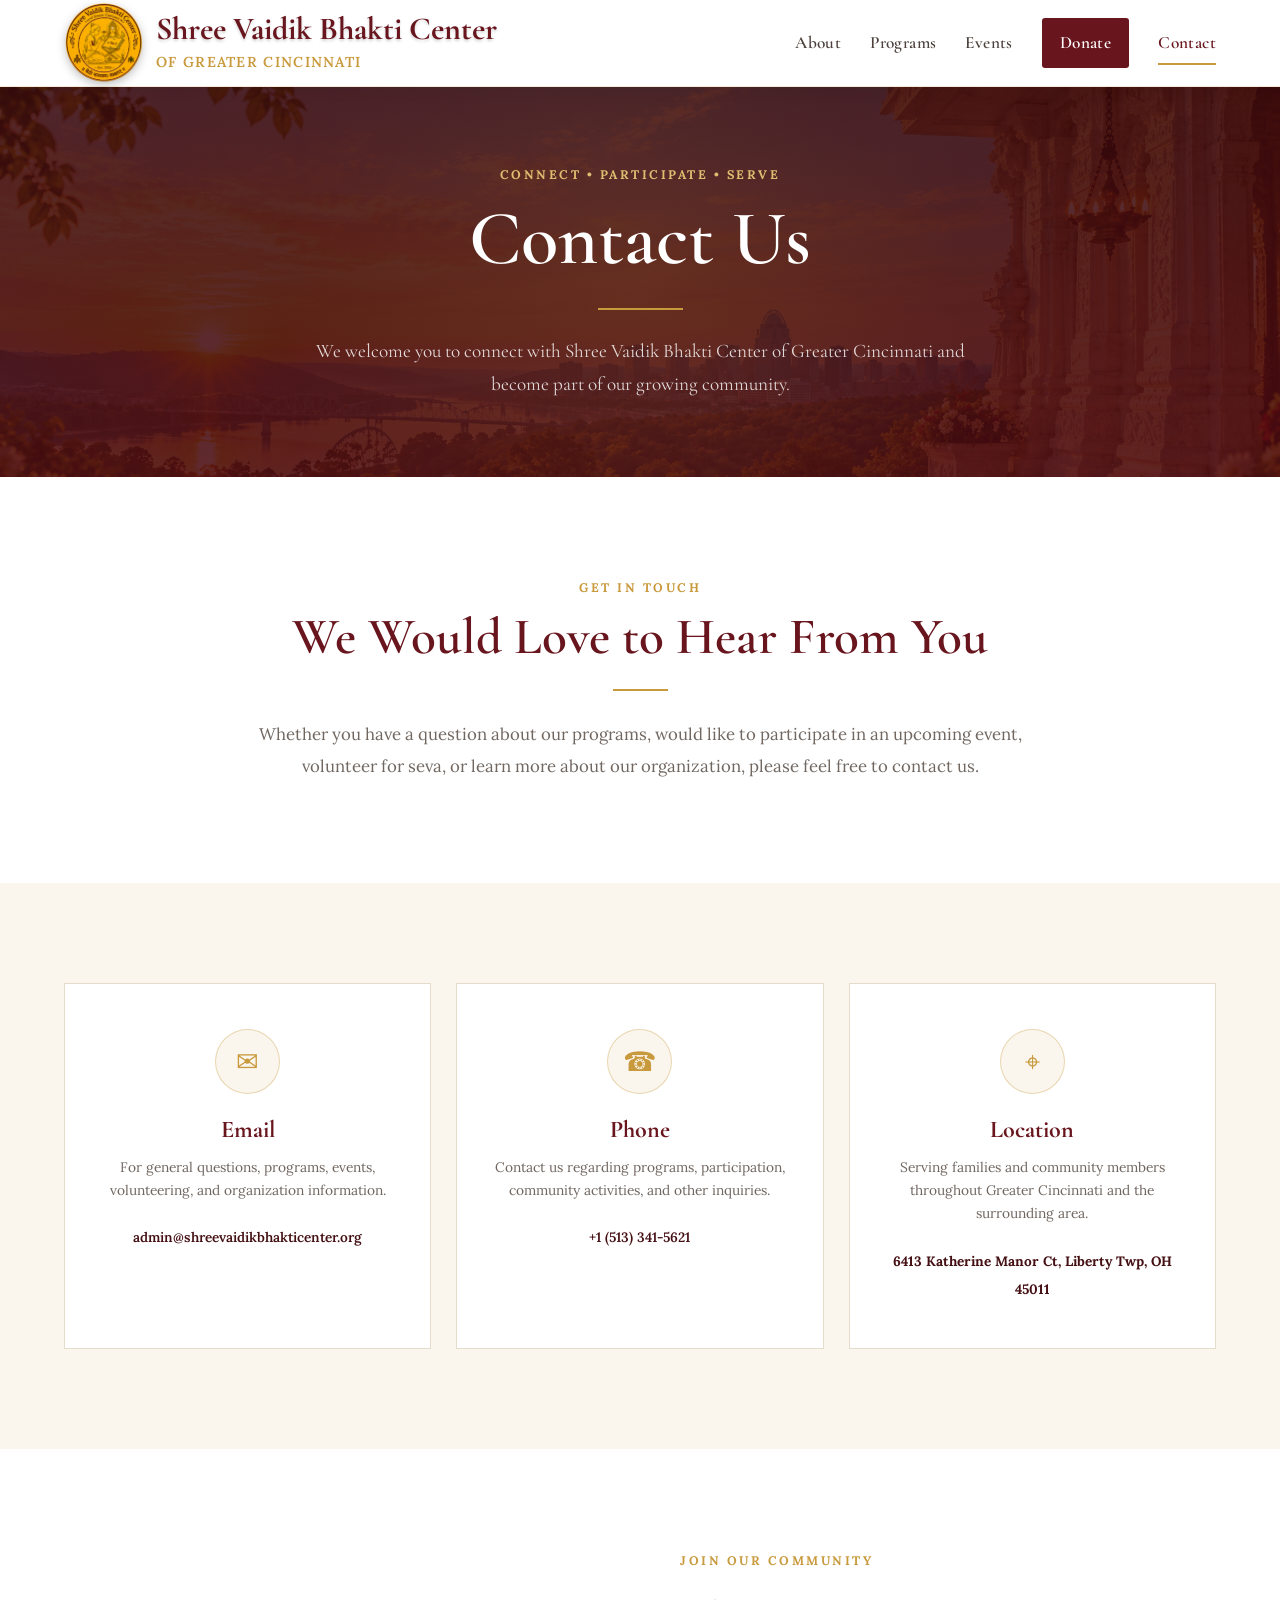
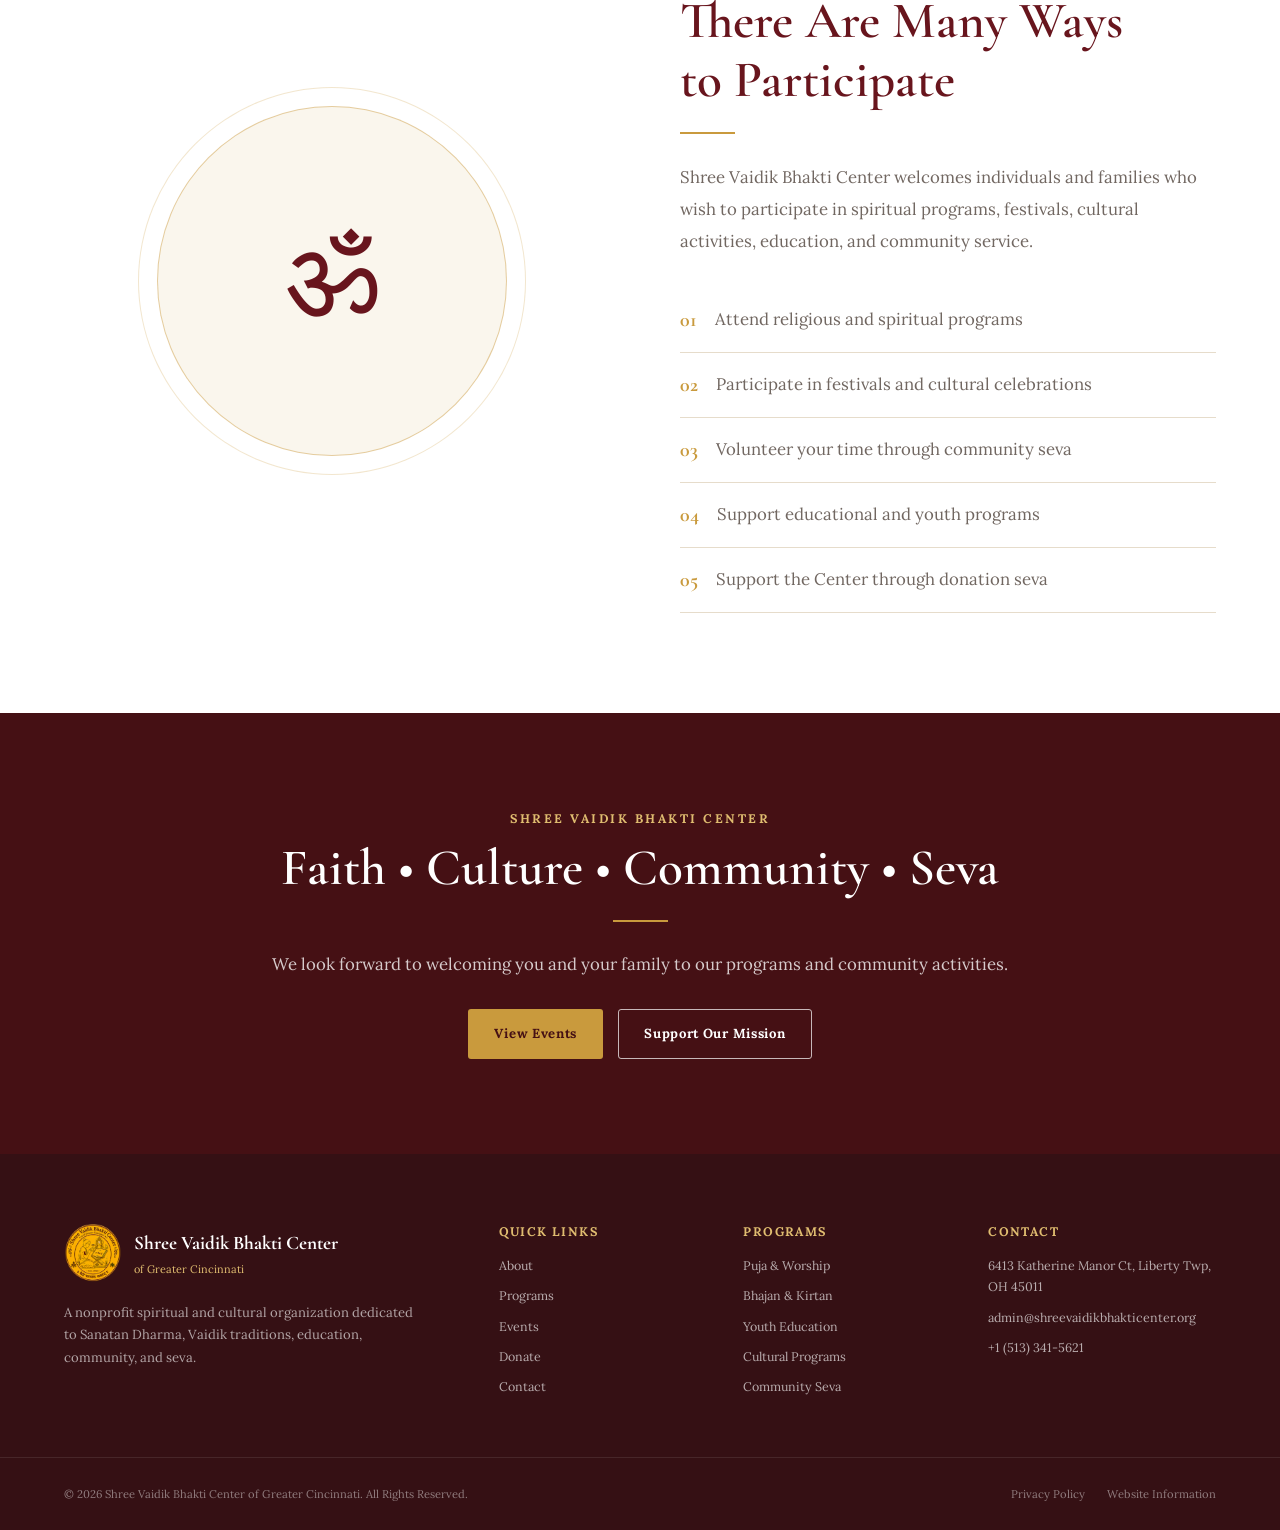
<file: contact.html>
<!DOCTYPE html>
<html lang="en">
<head>
  <meta charset="UTF-8">
  <meta name="viewport" content="width=device-width, initial-scale=1.0">

  <title>Contact | Shree Vaidik Bhakti Center of Greater Cincinnati</title>

  <meta
    name="description"
    content="Contact Shree Vaidik Bhakti Center of Greater Cincinnati for information about spiritual programs, cultural events, community seva, volunteering, and participation."
  >

  <link rel="preconnect" href="https://fonts.googleapis.com">
  <link rel="preconnect" href="https://fonts.gstatic.com" crossorigin>

  <link
    href="https://fonts.googleapis.com/css2?family=Cormorant+Garamond:wght@500;600;700&family=Inter:wght@400;500;600;700&family=Lora:wght@400;500;600;700&display=swap"
    rel="stylesheet"
  >

  <link rel="stylesheet" href="style.css">
  <link rel="icon" type="image/png" href="./images/logo.png">
</head>

<body>

  <!-- HEADER -->
  <header class="site-header">

    <div class="container nav-container">

      <a href="index.html" class="brand" aria-label="Shree Vaidik Bhakti Center Home">

        <img
          src="images/logo.png"
          alt="Shree Vaidik Bhakti Center of Greater Cincinnati"
          class="site-logo"
        >

        <div class="brand-text">
          <span class="brand-name">Shree Vaidik Bhakti Center</span>
          <span class="brand-location">of Greater Cincinnati</span>
        </div>

      </a>

      <nav class="desktop-nav" aria-label="Main navigation">

        <a href="about.html">About</a>
        <a href="programs.html">Programs</a>
        <a href="events.html">Events</a>
        <a href="donate.html" class="nav-donate">Donate</a>
        <a href="contact.html" class="active-nav">Contact</a>

            <!--
            LANGUAGE SWITCHER - DISABLED FOR NOW
            Uncomment this block when Nepali language support is added.

            <button class="language-button" type="button">
            English <span>|</span> नेपाली
            </button>
            -->

      </nav>

      <button
        class="menu-toggle"
        id="menuToggle"
        aria-label="Open navigation menu"
        aria-expanded="false"
      >
        <span></span>
        <span></span>
        <span></span>
      </button>

    </div>

    <nav class="mobile-nav" id="mobileNav">
      <a href="about.html">About</a>
      <a href="programs.html">Programs</a>
      <a href="events.html">Events</a>
      <a href="donate.html">Donate</a>
      <a href="contact.html">Contact</a>

            <!--
            LANGUAGE SWITCHER - DISABLED FOR NOW
            Uncomment this block when Nepali language support is added.

            <button class="mobile-language" type="button">
            English | नेपाली
            </button>
            -->
    </nav>

  </header>


  <main>

    <!-- CONTACT HERO -->
    <section class="page-hero">

      <div class="page-hero-overlay"></div>

      <div class="container page-hero-content">

        <p class="section-label gold-label">
          Connect • Participate • Serve
        </p>

        <h1>Contact Us</h1>

        <div class="gold-divider"></div>

        <p>
          We welcome you to connect with Shree Vaidik Bhakti Center
          of Greater Cincinnati and become part of our growing community.
        </p>

      </div>

    </section>


    <!-- CONTACT INTRO -->
    <section class="section contact-intro-section">

      <div class="container contact-intro">

        <p class="section-label">
          Get in Touch
        </p>

        <h2>We Would Love to Hear From You</h2>

        <div class="small-gold-divider center-divider"></div>

        <p>
          Whether you have a question about our programs, would like
          to participate in an upcoming event, volunteer for seva,
          or learn more about our organization, please feel free
          to contact us.
        </p>

      </div>

    </section>


    <!-- CONTACT INFORMATION -->
    <section class="section contact-information-section">

      <div class="container">

        <div class="contact-info-grid">

          <!-- EMAIL -->
          <article class="contact-info-card">

            <div class="contact-info-icon">
              ✉
            </div>

            <h3>Email</h3>

            <p>
              For general questions, programs, events,
              volunteering, and organization information.
            </p>

            <a data-org-email href="#" class="contact-email"></a>

          </article>


          <!-- PHONE -->
          <article class="contact-info-card">

            <div class="contact-info-icon">
              ☎
            </div>

            <h3>Phone</h3>

            <p>
              Contact us regarding programs, participation,
              community activities, and other inquiries.
            </p>

            <a data-org-phone href="#" class="contact-email"></a>
          </article>


          <!-- LOCATION -->
          <article class="contact-info-card">

            <div class="contact-info-icon">
              ⌖
            </div>

            <h3>Location</h3>

            <p>
              Serving families and community members throughout
              Greater Cincinnati and the surrounding area.
            </p>

            <strong data-org-address></strong>
          </article>

        </div>

      </div>

    </section>


    <!-- CONNECT / PARTICIPATE -->
    <section class="section contact-connect-section">

      <div class="container two-column">

        <div class="contact-decoration">

          <div class="contact-decoration-circle">
            <span>ॐ</span>
          </div>

        </div>


        <div class="section-content">

          <p class="section-label">
            Join Our Community
          </p>

          <h2>
            There Are Many Ways
            <span>to Participate</span>
          </h2>

          <div class="small-gold-divider"></div>

          <p>
            Shree Vaidik Bhakti Center welcomes individuals and
            families who wish to participate in spiritual programs,
            festivals, cultural activities, education, and community
            service.
          </p>

          <div class="contact-participation-list">

            <div>
              <span>01</span>
              <p>Attend religious and spiritual programs</p>
            </div>

            <div>
              <span>02</span>
              <p>Participate in festivals and cultural celebrations</p>
            </div>

            <div>
              <span>03</span>
              <p>Volunteer your time through community seva</p>
            </div>

            <div>
              <span>04</span>
              <p>Support educational and youth programs</p>
            </div>

            <div>
              <span>05</span>
              <p>Support the Center through donation seva</p>
            </div>

          </div>

        </div>

      </div>

    </section>


    <!-- CONTACT NOTE -->
    <section class="section contact-note-section">

      <div class="container contact-note">

        <p class="section-label gold-label">
          Shree Vaidik Bhakti Center
        </p>

        <h2>Faith • Culture • Community • Seva</h2>

        <div class="small-gold-divider center-divider"></div>

        <p>
          We look forward to welcoming you and your family
          to our programs and community activities.
        </p>

        <div class="contact-action-buttons">

          <a href="events.html" class="btn btn-gold">
            View Events
          </a>

          <a href="donate.html" class="btn btn-outline-light">
            Support Our Mission
          </a>

        </div>

      </div>

    </section>

  </main>


  <!-- FOOTER -->
  <footer class="site-footer">

    <div class="container footer-grid">

      <div class="footer-about">

        <a href="index.html" class="footer-brand">

          <img
            src="images/logo.png"
            alt="Shree Vaidik Bhakti Center logo"
          >

          <div>
            <strong>Shree Vaidik Bhakti Center</strong>
            <span>of Greater Cincinnati</span>
          </div>

        </a>

        <p>
          A nonprofit spiritual and cultural organization dedicated
          to Sanatan Dharma, Vaidik traditions, education,
          community, and seva.
        </p>

      </div>


      <div class="footer-column">

        <h3>Quick Links</h3>

        <a href="about.html">About</a>
        <a href="programs.html">Programs</a>
        <a href="events.html">Events</a>
        <a href="donate.html">Donate</a>
        <a href="contact.html">Contact</a>

      </div>


      <div class="footer-column">

        <h3>Programs</h3>

        <a href="programs.html">Puja & Worship</a>
        <a href="programs.html">Bhajan & Kirtan</a>
        <a href="programs.html">Youth Education</a>
        <a href="programs.html">Cultural Programs</a>
        <a href="programs.html">Community Seva</a>

      </div>


      <div class="footer-column">

        <h3>Contact</h3>
      
        <p data-org-address></p>
      
        <p>
          <a data-org-email href="#"></a>
        </p>
      
        <p>
          <a data-org-phone href="#"></a>
        </p>
      
      </div>

    </div>


    <div class="footer-bottom">

      <div class="container footer-bottom-inner">

        <p>
          © 2026 Shree Vaidik Bhakti Center of Greater Cincinnati.
          All Rights Reserved.
        </p>

        <div class="footer-legal">
            <a href="./privacy.html">Privacy Policy</a>
            <a href="./website-info.html">Website Information</a>
          </div>

      </div>

    </div>

  </footer>


  <script src="script.js"></script>

</body>
</html>
</file>
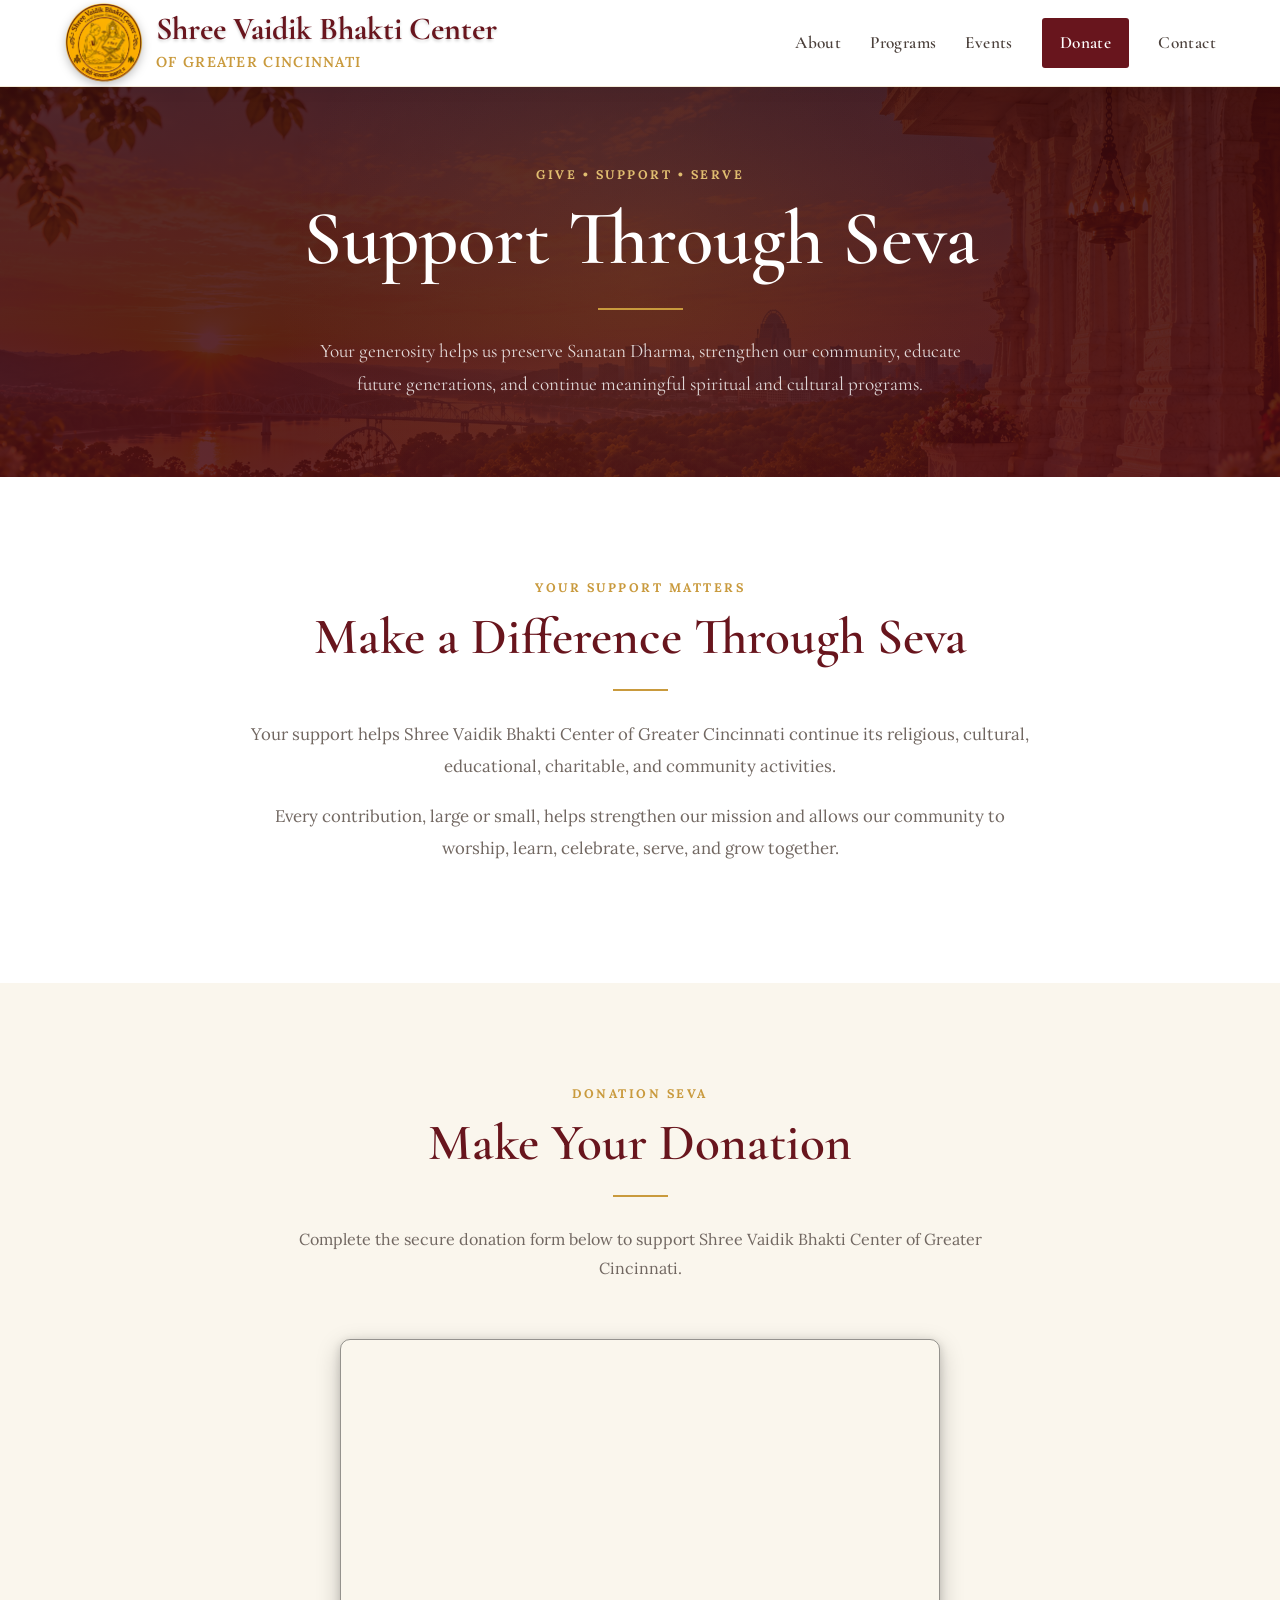
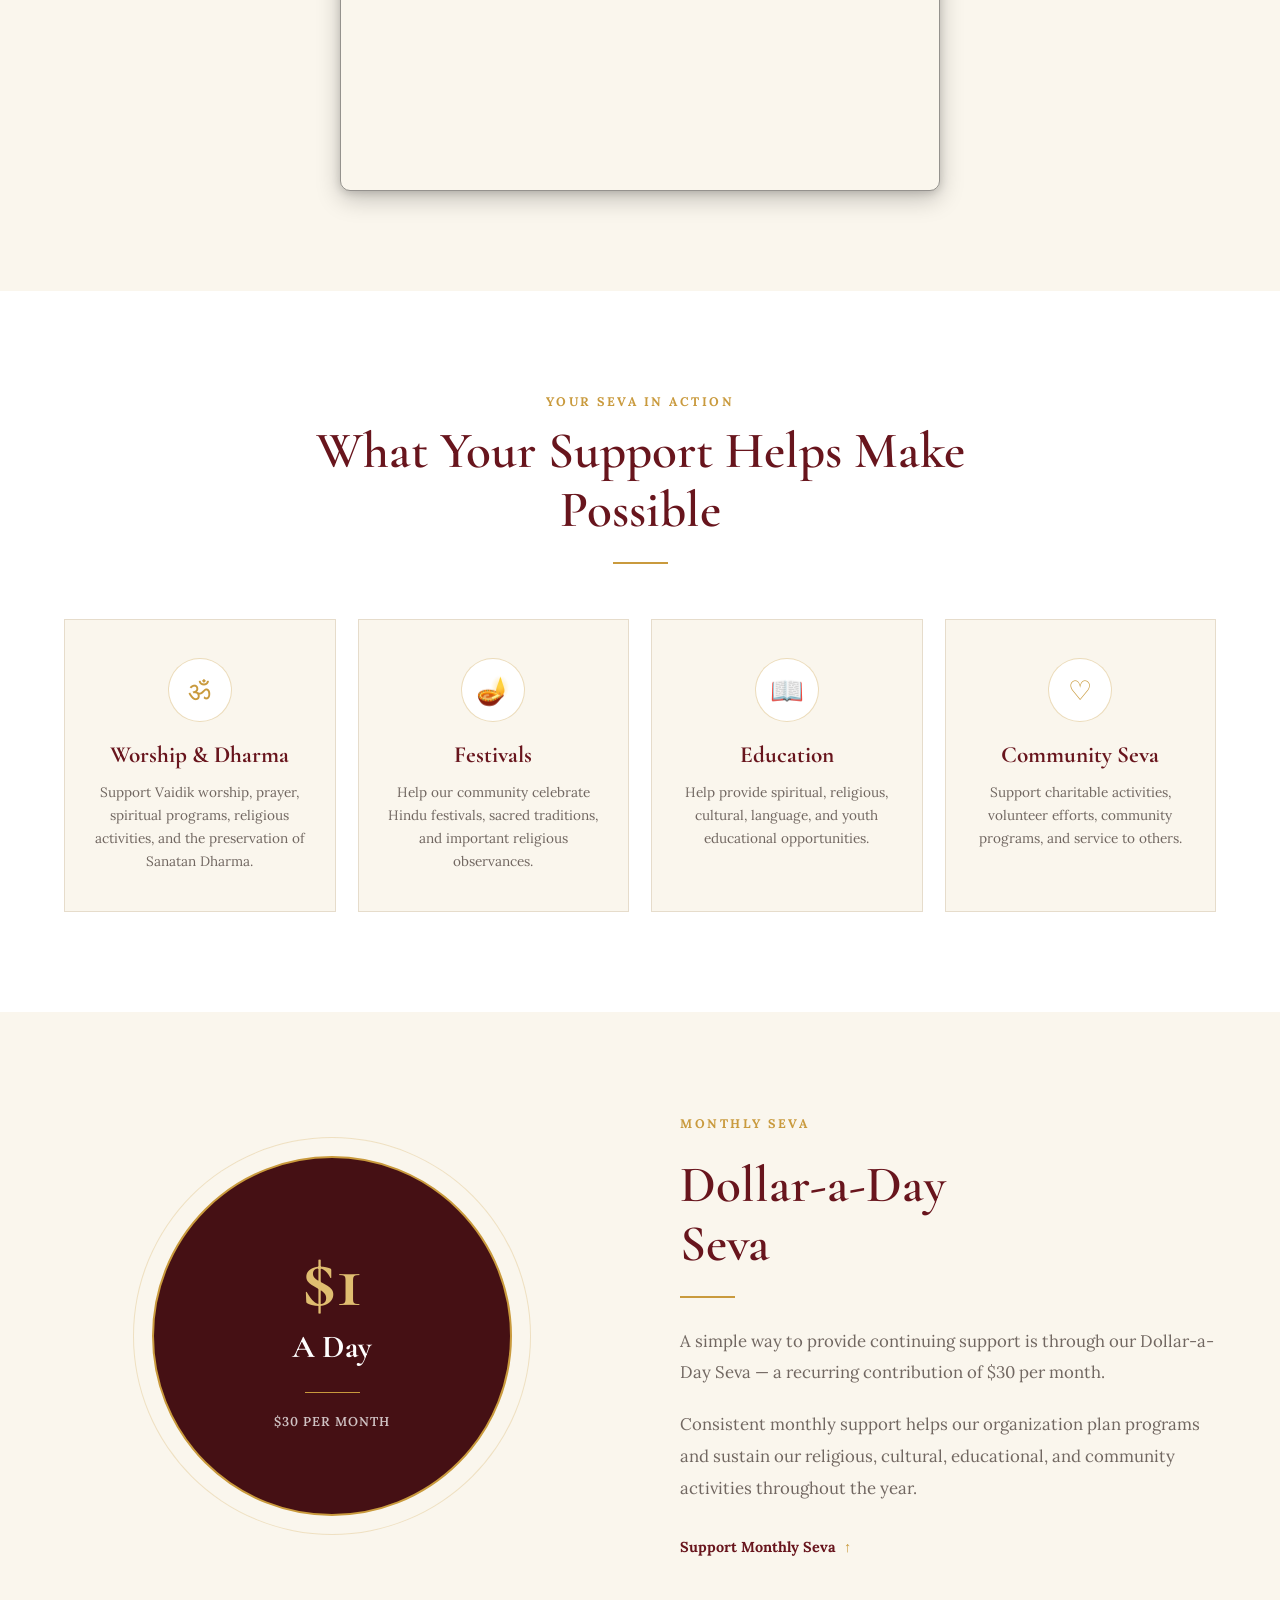
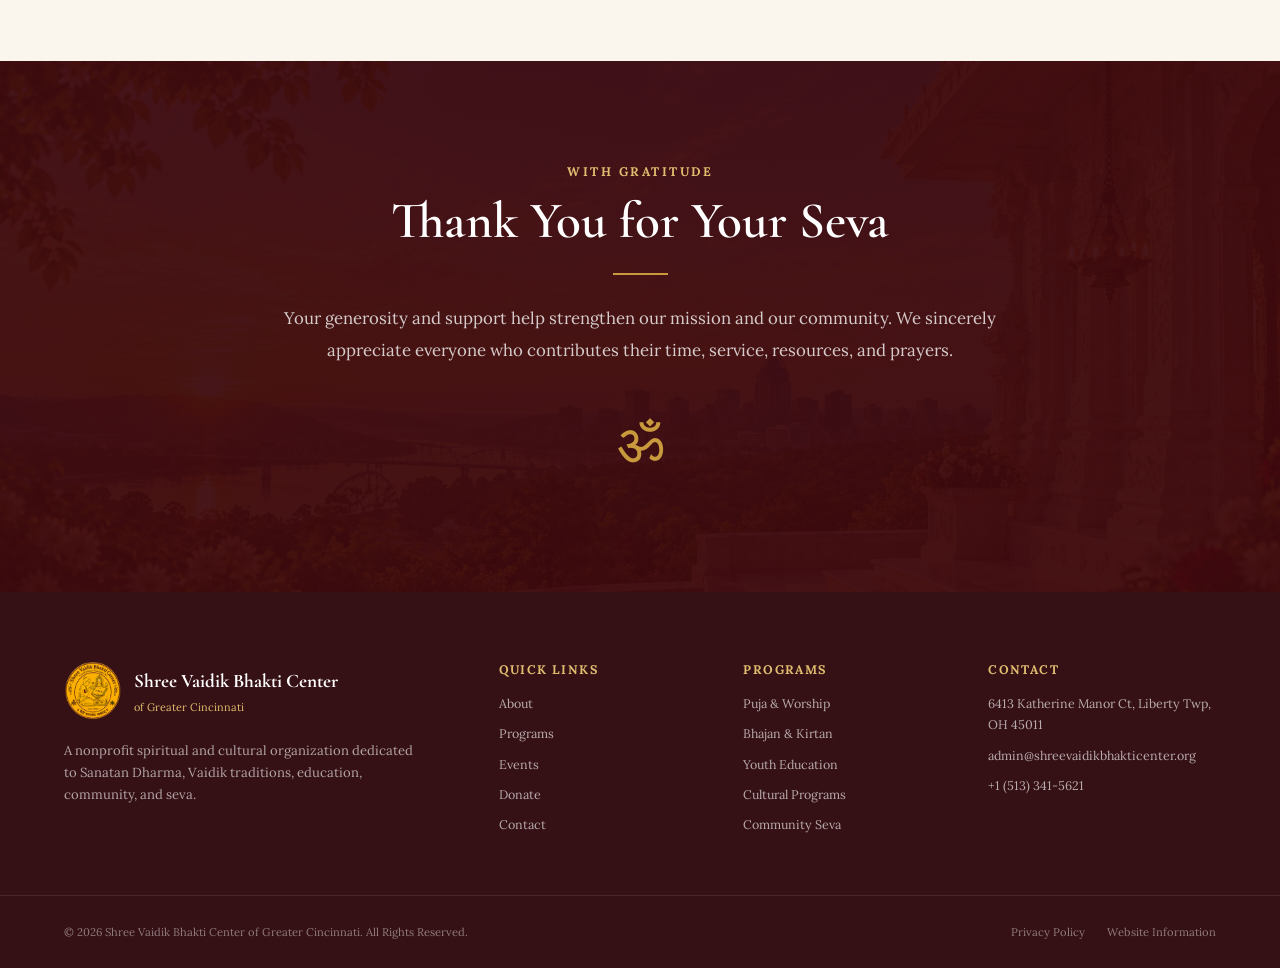
<file: donate.html>
<!DOCTYPE html>
<html lang="en">
<head>
  <meta charset="UTF-8">
  <meta name="viewport" content="width=device-width, initial-scale=1.0">

  <title>Donate | Shree Vaidik Bhakti Center of Greater Cincinnati</title>

  <meta
    name="description"
    content="Support Shree Vaidik Bhakti Center of Greater Cincinnati through your donation and seva. Your support helps sustain spiritual, cultural, educational, and community programs."
  >

  <link rel="preconnect" href="https://fonts.googleapis.com">
  <link rel="preconnect" href="https://fonts.gstatic.com" crossorigin>

  <link
    href="https://fonts.googleapis.com/css2?family=Cormorant+Garamond:wght@500;600;700&family=Inter:wght@400;500;600;700&family=Lora:wght@400;500;600;700&display=swap"
    rel="stylesheet"
  >

  <link rel="stylesheet" href="style.css">
  <link rel="icon" type="image/png" href="./images/logo.png">
</head>

<body>

  <!-- HEADER -->
  <header class="site-header">

    <div class="container nav-container">

      <a href="index.html" class="brand" aria-label="Shree Vaidik Bhakti Center Home">

        <img
          src="images/logo.png"
          alt="Shree Vaidik Bhakti Center of Greater Cincinnati"
          class="site-logo"
        >

        <div class="brand-text">
          <span class="brand-name">Shree Vaidik Bhakti Center</span>
          <span class="brand-location">of Greater Cincinnati</span>
        </div>

      </a>

      <nav class="desktop-nav" aria-label="Main navigation">

        <a href="about.html">About</a>
        <a href="programs.html">Programs</a>
        <a href="events.html">Events</a>
        <a href="donate.html" class="nav-donate active-donate">Donate</a>
        <a href="contact.html">Contact</a>

            <!--
            LANGUAGE SWITCHER - DISABLED FOR NOW
            Uncomment this block when Nepali language support is added.

            <button class="language-button" type="button">
            English <span>|</span> नेपाली
            </button>
            -->

      </nav>

      <button
        class="menu-toggle"
        id="menuToggle"
        aria-label="Open navigation menu"
        aria-expanded="false"
      >
        <span></span>
        <span></span>
        <span></span>
      </button>

    </div>

    <nav class="mobile-nav" id="mobileNav">

      <a href="about.html">About</a>
      <a href="programs.html">Programs</a>
      <a href="events.html">Events</a>
      <a href="donate.html">Donate</a>
      <a href="contact.html">Contact</a>

            <!--
            LANGUAGE SWITCHER - DISABLED FOR NOW
            Uncomment this block when Nepali language support is added.

            <button class="mobile-language" type="button">
            English | नेपाली
            </button>
            -->

    </nav>

  </header>


  <main>

    <!-- DONATION HERO -->
    <section class="page-hero donation-page-hero">

      <div class="page-hero-overlay"></div>

      <div class="container page-hero-content">

        <p class="section-label gold-label">
          Give • Support • Serve
        </p>

        <h1>Support Through Seva</h1>

        <div class="gold-divider"></div>

        <p>
          Your generosity helps us preserve Sanatan Dharma,
          strengthen our community, educate future generations,
          and continue meaningful spiritual and cultural programs.
        </p>

      </div>

    </section>


    <!-- INTRODUCTION -->
    <section class="section donation-intro">

      <div class="container donation-intro-content">

        <p class="section-label">
          Your Support Matters
        </p>

        <h2>Make a Difference Through Seva</h2>

        <div class="small-gold-divider center-divider"></div>

        <p>
          Your support helps Shree Vaidik Bhakti Center of Greater
          Cincinnati continue its religious, cultural, educational,
          charitable, and community activities.
        </p>

        <p>
          Every contribution, large or small, helps strengthen our
          mission and allows our community to worship, learn,
          celebrate, serve, and grow together.
        </p>

      </div>

    </section>


    <!-- ZEFFY DONATION FORM -->
    <section class="section zeffy-section">

      <div class="container">

        <div class="section-heading centered">

          <p class="section-label">
            Donation Seva
          </p>

          <h2>Make Your Donation</h2>

          <div class="small-gold-divider center-divider"></div>

          <p class="section-intro">
            Complete the secure donation form below to support
            Shree Vaidik Bhakti Center of Greater Cincinnati.
          </p>

        </div>


        <div class="zeffy-form-container" id="donate-form">

          <!-- ZEFFY EMBED START -->

          <div>

            <div
              data-zeffy-embed
              data-form-url="/embed/donation-form/shree-vaidik-bhakti-center-monthly-donation">
            </div>

            <div
              data-zeffy-embed-fallback
              style="display:none;"
            >

              <div
                style="position:relative;overflow:hidden;height:450px;width:100%;"
              >

                <iframe
                  title="Donation form powered by Zeffy"
                  style="position:absolute;border:0;top:0;left:0;bottom:0;right:0;width:100%;height:100%;"
                  data-zeffy-embed-src="https://www.zeffy.com/embed/donation-form/shree-vaidik-bhakti-center-monthly-donation"
                  allowpaymentrequest
                  allowTransparency="true">
                </iframe>

              </div>

            </div>

            <script
              src="https://www.zeffy.com/embed/v2/zeffy-embed.js"
              onerror="document.querySelectorAll('[data-zeffy-embed-fallback]').forEach(function(el){el.style.display='block';el.querySelectorAll('iframe[data-zeffy-embed-src]').forEach(function(f){f.src=f.getAttribute('data-zeffy-embed-src');});});">
            </script>

          </div>

          <!-- ZEFFY EMBED END -->

        </div>

      </div>

    </section>


    <!-- WHAT DONATIONS SUPPORT -->
    <section class="section donation-support-section">

      <div class="container">

        <div class="section-heading centered">

          <p class="section-label">
            Your Seva in Action
          </p>

          <h2>What Your Support Helps Make Possible</h2>

          <div class="small-gold-divider center-divider"></div>

        </div>


        <div class="donation-support-grid">


          <article class="donation-support-card">

            <span>ॐ</span>

            <h3>Worship & Dharma</h3>

            <p>
              Support Vaidik worship, prayer, spiritual programs,
              religious activities, and the preservation of
              Sanatan Dharma.
            </p>

          </article>


          <article class="donation-support-card">

            <span>🪔</span>

            <h3>Festivals</h3>

            <p>
              Help our community celebrate Hindu festivals,
              sacred traditions, and important religious
              observances.
            </p>

          </article>


          <article class="donation-support-card">

            <span>📖</span>

            <h3>Education</h3>

            <p>
              Help provide spiritual, religious, cultural,
              language, and youth educational opportunities.
            </p>

          </article>


          <article class="donation-support-card">

            <span>♡</span>

            <h3>Community Seva</h3>

            <p>
              Support charitable activities, volunteer efforts,
              community programs, and service to others.
            </p>

          </article>


        </div>

      </div>

    </section>


    <!-- MONTHLY SEVA -->
    <section class="section monthly-seva-section">

      <div class="container two-column">

        <div class="monthly-seva-decoration">

          <span class="monthly-seva-dollar">$1</span>

          <strong>A Day</strong>

          <div></div>

          <span class="monthly-seva-month">
            $30 per month
          </span>

        </div>


        <div class="section-content">

          <p class="section-label">
            Monthly Seva
          </p>

          <h2>
            Dollar-a-Day
            <span>Seva</span>
          </h2>

          <div class="small-gold-divider"></div>

          <p>
            A simple way to provide continuing support is through
            our Dollar-a-Day Seva — a recurring contribution of
            $30 per month.
          </p>

          <p>
            Consistent monthly support helps our organization plan
            programs and sustain our religious, cultural,
            educational, and community activities throughout
            the year.
          </p>

          <a href="#donate-form" class="text-link">
            Support Monthly Seva <span>↑</span>
          </a>

        </div>

      </div>

    </section>


    <!-- THANK YOU -->
    <section class="donation-thank-you">

      <div class="container donation-thank-content">

        <p class="section-label gold-label">
          With Gratitude
        </p>

        <h2>Thank You for Your Seva</h2>

        <div class="small-gold-divider center-divider"></div>

        <p>
          Your generosity and support help strengthen our mission
          and our community. We sincerely appreciate everyone who
          contributes their time, service, resources, and prayers.
        </p>

        <div class="donation-blessing">
          ॐ
        </div>

      </div>

    </section>

  </main>


  <!-- FOOTER -->
  <footer class="site-footer">

    <div class="container footer-grid">

      <div class="footer-about">

        <a href="index.html" class="footer-brand">

          <img
            src="images/logo.png"
            alt="Shree Vaidik Bhakti Center logo"
          >

          <div>
            <strong>Shree Vaidik Bhakti Center</strong>
            <span>of Greater Cincinnati</span>
          </div>

        </a>

        <p>
          A nonprofit spiritual and cultural organization dedicated
          to Sanatan Dharma, Vaidik traditions, education,
          community, and seva.
        </p>

      </div>


      <div class="footer-column">

        <h3>Quick Links</h3>

        <a href="about.html">About</a>
        <a href="programs.html">Programs</a>
        <a href="events.html">Events</a>
        <a href="donate.html">Donate</a>
        <a href="contact.html">Contact</a>

      </div>


      <div class="footer-column">

        <h3>Programs</h3>

        <a href="programs.html">Puja & Worship</a>
        <a href="programs.html">Bhajan & Kirtan</a>
        <a href="programs.html">Youth Education</a>
        <a href="programs.html">Cultural Programs</a>
        <a href="programs.html">Community Seva</a>

      </div>


      <div class="footer-column">

        <h3>Contact</h3>
      
        <p data-org-address></p>
      
        <p>
          <a data-org-email href="#"></a>
        </p>
      
        <p>
          <a data-org-phone href="#"></a>
        </p>
      
      </div>

    </div>


    <div class="footer-bottom">

      <div class="container footer-bottom-inner">

        <p>
          © 2026 Shree Vaidik Bhakti Center of Greater Cincinnati.
          All Rights Reserved.
        </p>

        <div class="footer-legal">
            <a href="./privacy.html">Privacy Policy</a>
            <a href="./website-info.html">Website Information</a>
          </div>

      </div>

    </div>

  </footer>


  <script src="script.js"></script>

</body>
</html>
</file>
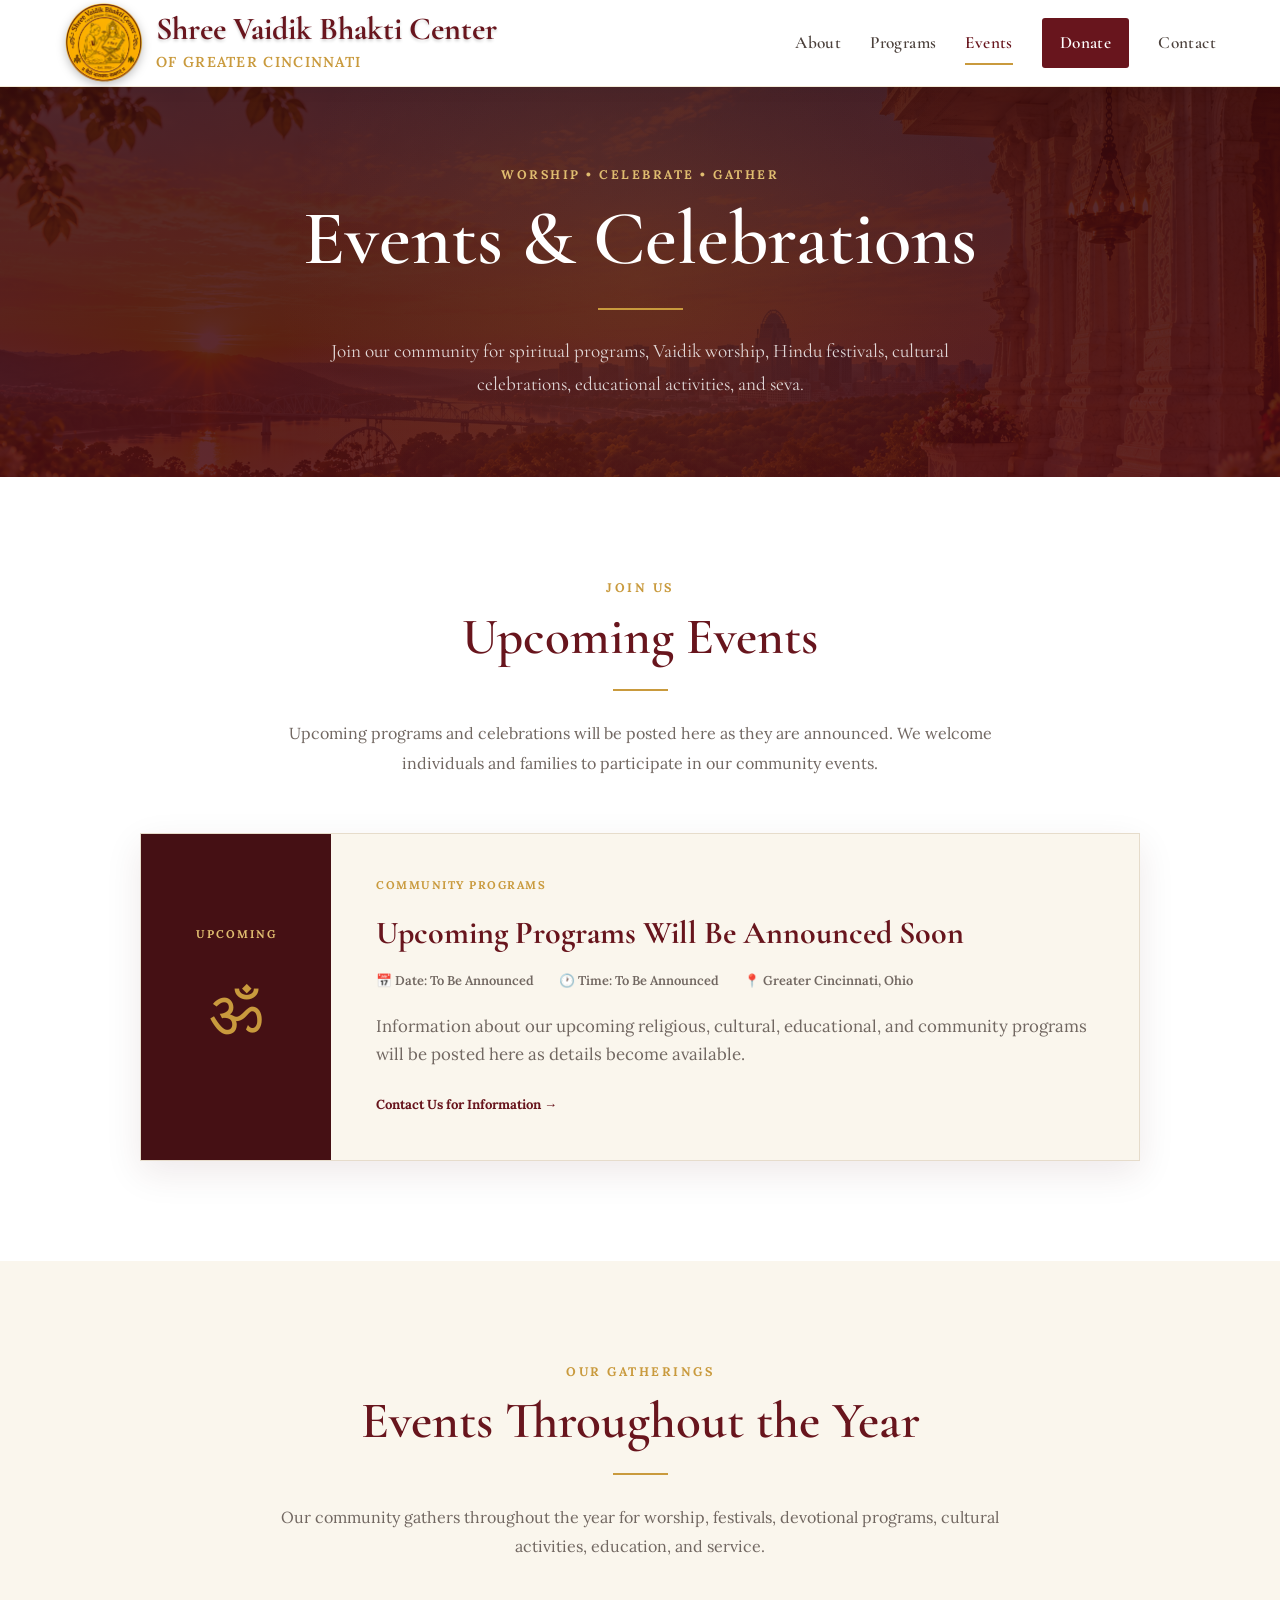
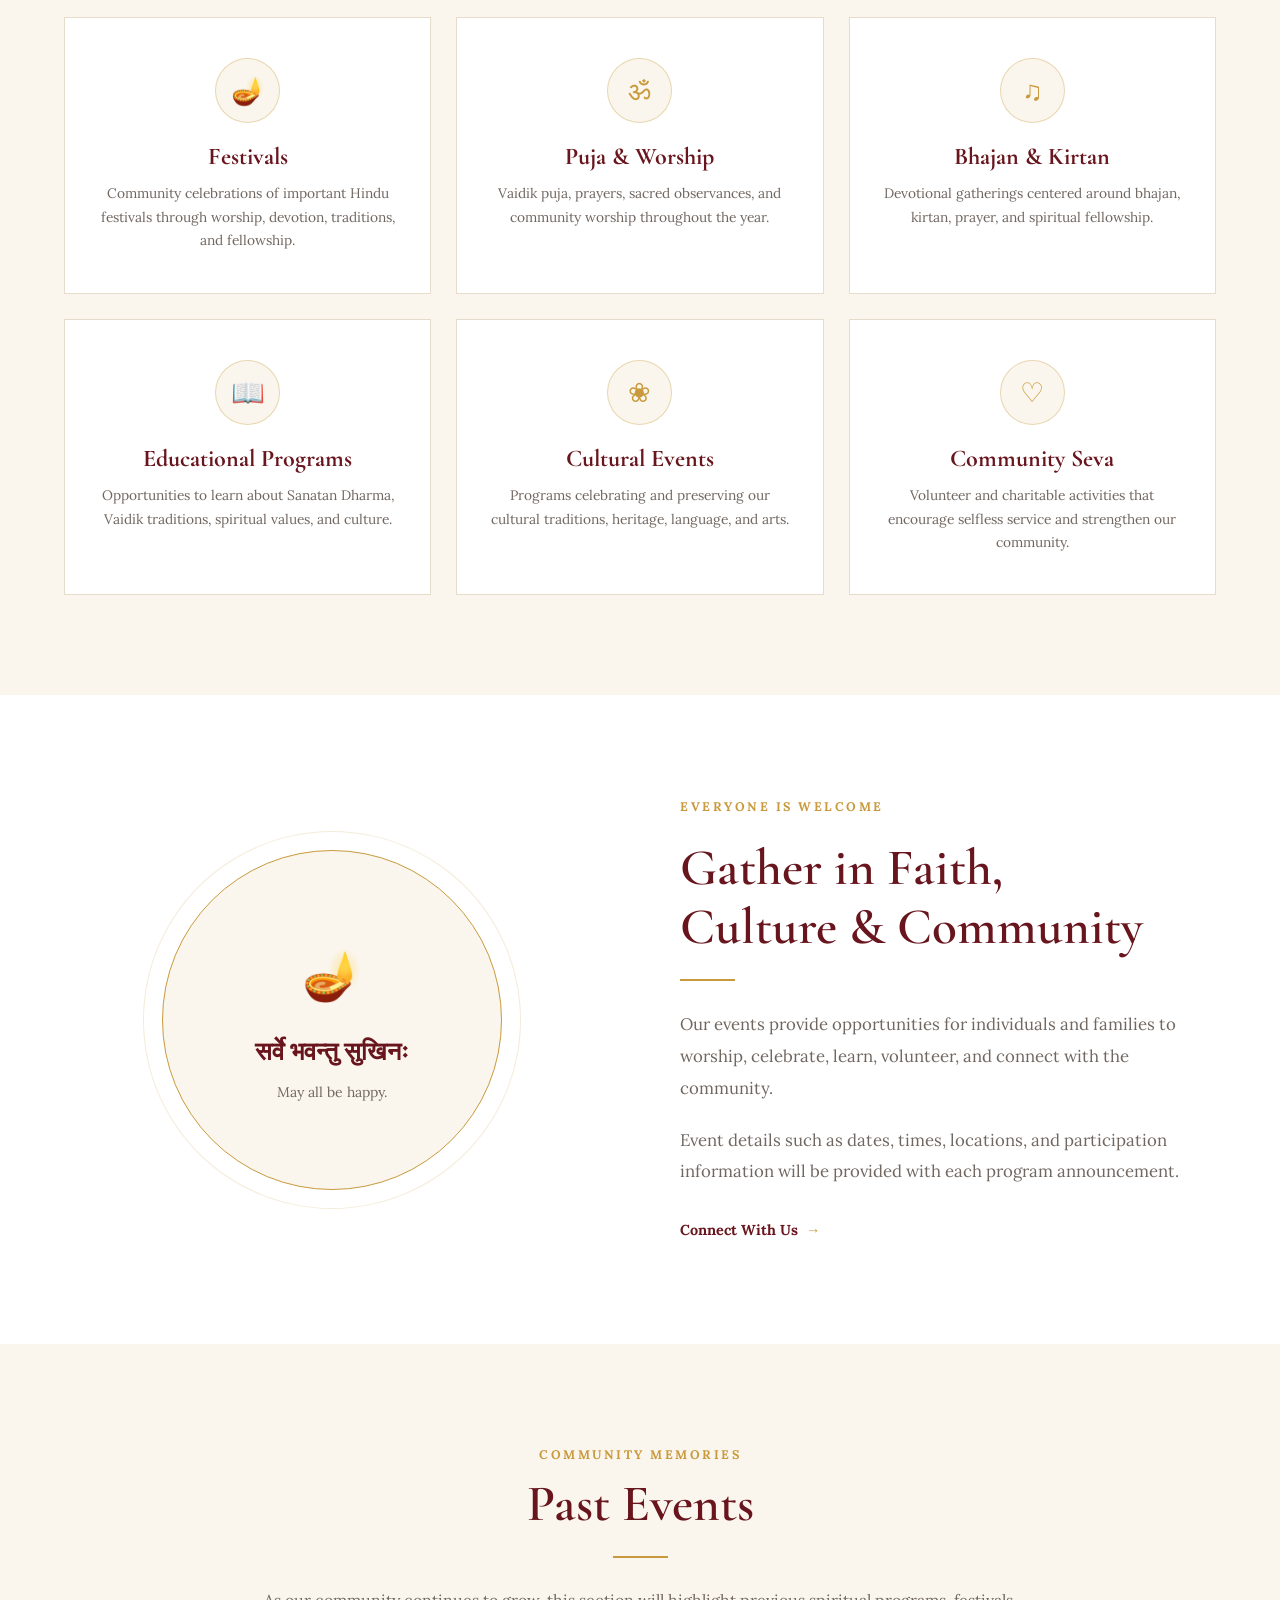
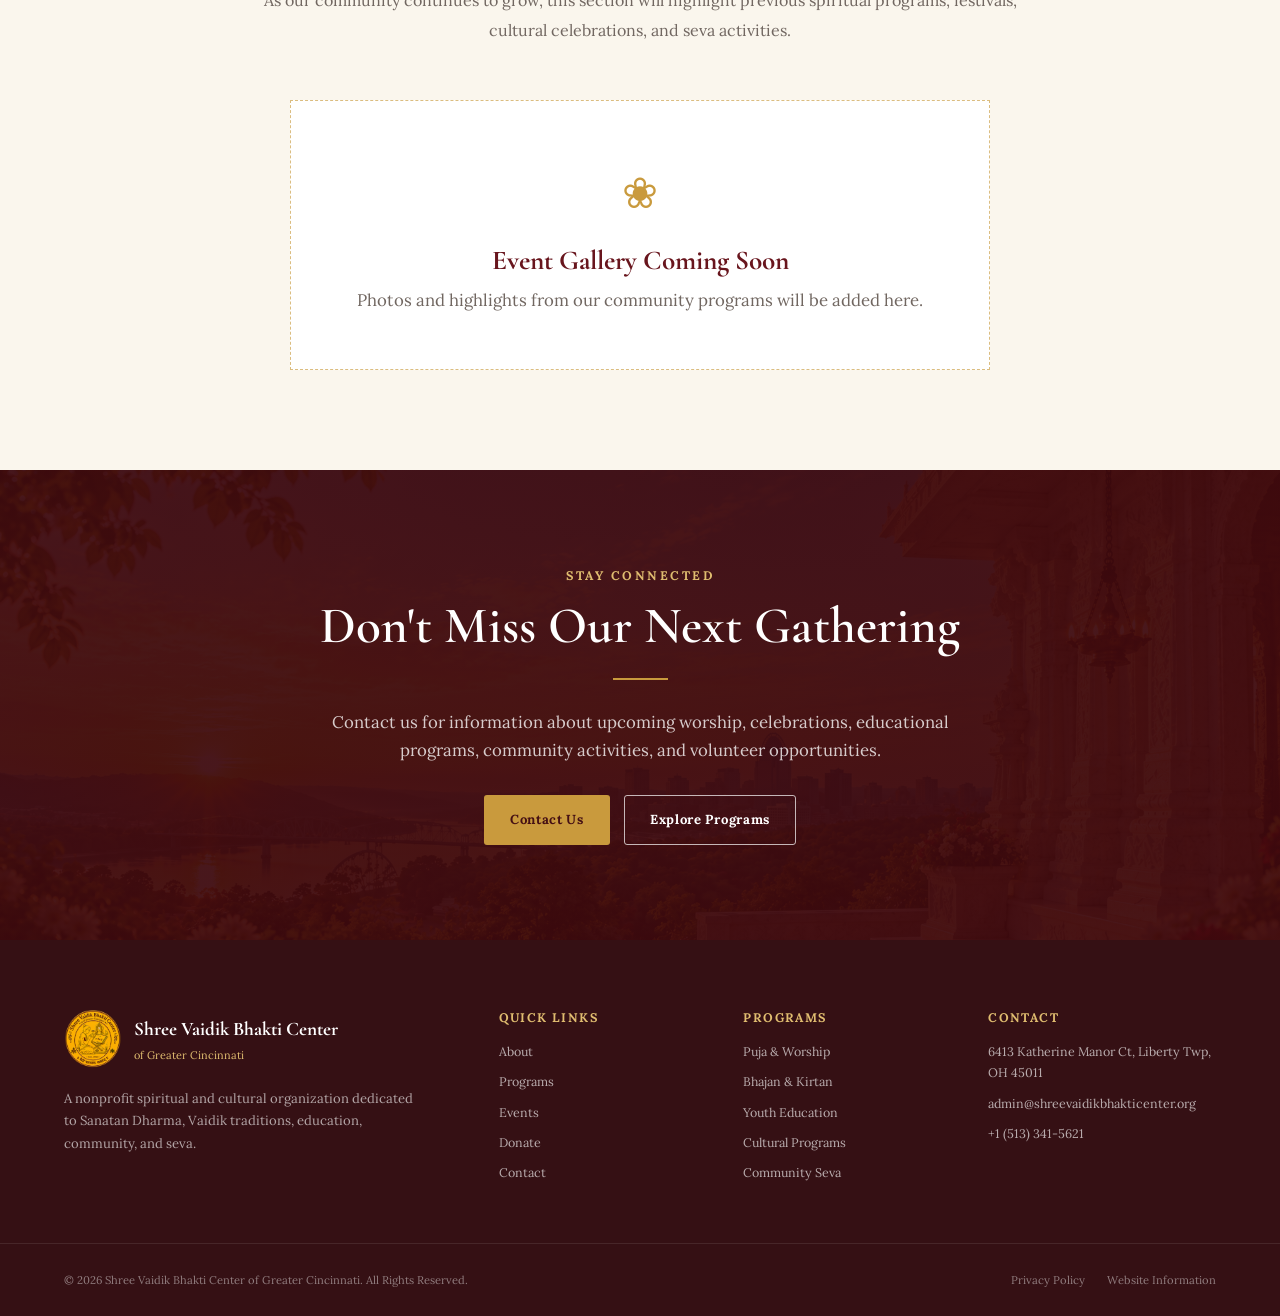
<file: events.html>
<!DOCTYPE html>
<html lang="en">
<head>
  <meta charset="UTF-8">
  <meta name="viewport" content="width=device-width, initial-scale=1.0">

  <title>Events | Shree Vaidik Bhakti Center of Greater Cincinnati</title>

  <meta
    name="description"
    content="View upcoming religious, spiritual, cultural, educational, and community events at Shree Vaidik Bhakti Center of Greater Cincinnati."
  >

  <link rel="preconnect" href="https://fonts.googleapis.com">
  <link rel="preconnect" href="https://fonts.gstatic.com" crossorigin>

  <link
    href="https://fonts.googleapis.com/css2?family=Cormorant+Garamond:wght@500;600;700&family=Inter:wght@400;500;600;700&family=Lora:wght@400;500;600;700&display=swap"
    rel="stylesheet"
  >

  <link rel="stylesheet" href="style.css">
  <link rel="icon" type="image/png" href="./images/logo.png">
</head>

<body>

  <!-- HEADER -->
  <header class="site-header">

    <div class="container nav-container">

      <a href="index.html" class="brand" aria-label="Shree Vaidik Bhakti Center Home">

        <img
          src="images/logo.png"
          alt="Shree Vaidik Bhakti Center of Greater Cincinnati"
          class="site-logo"
        >

        <div class="brand-text">
          <span class="brand-name">Shree Vaidik Bhakti Center</span>
          <span class="brand-location">of Greater Cincinnati</span>
        </div>

      </a>

      <nav class="desktop-nav" aria-label="Main navigation">

        <a href="about.html">About</a>
        <a href="programs.html">Programs</a>
        <a href="events.html" class="active-nav">Events</a>
        <a href="donate.html" class="nav-donate">Donate</a>
        <a href="contact.html">Contact</a>

            <!--
            LANGUAGE SWITCHER - DISABLED FOR NOW
            Uncomment this block when Nepali language support is added.

            <button class="language-button" type="button">
            English <span>|</span> नेपाली
            </button>
            -->

      </nav>

      <button
        class="menu-toggle"
        id="menuToggle"
        aria-label="Open navigation menu"
        aria-expanded="false"
      >
        <span></span>
        <span></span>
        <span></span>
      </button>

    </div>

    <nav class="mobile-nav" id="mobileNav">

      <a href="about.html">About</a>
      <a href="programs.html">Programs</a>
      <a href="events.html">Events</a>
      <a href="donate.html">Donate</a>
      <a href="contact.html">Contact</a>

        <!--
        LANGUAGE SWITCHER - DISABLED FOR NOW
        Uncomment this block when Nepali language support is added.

        <button class="mobile-language" type="button">
        English | नेपाली
        </button>
        -->

    </nav>

  </header>


  <main>

    <!-- PAGE HERO -->
    <section class="page-hero">

      <div class="page-hero-overlay"></div>

      <div class="container page-hero-content">

        <p class="section-label gold-label">
          Worship • Celebrate • Gather
        </p>

        <h1>Events & Celebrations</h1>

        <div class="gold-divider"></div>

        <p>
          Join our community for spiritual programs, Vaidik worship,
          Hindu festivals, cultural celebrations, educational
          activities, and seva.
        </p>

      </div>

    </section>


    <!-- UPCOMING EVENTS -->
    <section class="section upcoming-events-section">

      <div class="container">

        <div class="section-heading centered">

          <p class="section-label">
            Join Us
          </p>

          <h2>Upcoming Events</h2>

          <div class="small-gold-divider center-divider"></div>

          <p class="section-intro">
            Upcoming programs and celebrations will be posted here as
            they are announced. We welcome individuals and families
            to participate in our community events.
          </p>

        </div>


        <!--
        =====================================================
        EVENT TEMPLATE

        COPY this entire article whenever you add a new event.

        Replace:
        MONTH
        DAY
        EVENT NAME
        DATE
        TIME
        LOCATION
        DESCRIPTION
        =====================================================
        -->

        <div class="upcoming-event-list">


          <article class="featured-event">

            <div class="featured-event-date">

              <span class="featured-month">
                UPCOMING
              </span>

              <span class="featured-day">
                ॐ
              </span>

            </div>


            <div class="featured-event-content">

              <p class="event-category">
                Community Programs
              </p>

              <h3>
                Upcoming Programs Will Be Announced Soon
              </h3>

              <div class="event-information">

                <span>📅 Date: To Be Announced</span>

                <span>🕐 Time: To Be Announced</span>

                <span>📍 Greater Cincinnati, Ohio</span>

              </div>

              <p>
                Information about our upcoming religious, cultural,
                educational, and community programs will be posted
                here as details become available.
              </p>

              <a href="contact.html" class="event-details-link">
                Contact Us for Information →
              </a>

            </div>

          </article>


        </div>

      </div>

    </section>


    <!-- EVENT TYPES -->
    <section class="section event-types-section">

      <div class="container">

        <div class="section-heading centered">

          <p class="section-label">
            Our Gatherings
          </p>

          <h2>Events Throughout the Year</h2>

          <div class="small-gold-divider center-divider"></div>

          <p class="section-intro">
            Our community gathers throughout the year for worship,
            festivals, devotional programs, cultural activities,
            education, and service.
          </p>

        </div>


        <div class="event-types-grid">


          <article class="event-type-card">

            <div class="event-type-icon">
              🪔
            </div>

            <h3>Festivals</h3>

            <p>
              Community celebrations of important Hindu festivals
              through worship, devotion, traditions, and fellowship.
            </p>

          </article>


          <article class="event-type-card">

            <div class="event-type-icon">
              ॐ
            </div>

            <h3>Puja & Worship</h3>

            <p>
              Vaidik puja, prayers, sacred observances, and
              community worship throughout the year.
            </p>

          </article>


          <article class="event-type-card">

            <div class="event-type-icon">
              ♫
            </div>

            <h3>Bhajan & Kirtan</h3>

            <p>
              Devotional gatherings centered around bhajan,
              kirtan, prayer, and spiritual fellowship.
            </p>

          </article>


          <article class="event-type-card">

            <div class="event-type-icon">
              📖
            </div>

            <h3>Educational Programs</h3>

            <p>
              Opportunities to learn about Sanatan Dharma,
              Vaidik traditions, spiritual values, and culture.
            </p>

          </article>


          <article class="event-type-card">

            <div class="event-type-icon">
              ❀
            </div>

            <h3>Cultural Events</h3>

            <p>
              Programs celebrating and preserving our cultural
              traditions, heritage, language, and arts.
            </p>

          </article>


          <article class="event-type-card">

            <div class="event-type-icon">
              ♡
            </div>

            <h3>Community Seva</h3>

            <p>
              Volunteer and charitable activities that encourage
              selfless service and strengthen our community.
            </p>

          </article>


        </div>

      </div>

    </section>


    <!-- EVENT EXPERIENCE -->
    <section class="section event-welcome-section">

      <div class="container two-column">

        <div class="event-welcome-decoration">

          <div class="event-welcome-circle">

            <span>🪔</span>

            <strong>
              सर्वे भवन्तु सुखिनः
            </strong>

            <small>
              May all be happy.
            </small>

          </div>

        </div>


        <div class="section-content">

          <p class="section-label">
            Everyone Is Welcome
          </p>

          <h2>
            Gather in Faith,
            <span>Culture & Community</span>
          </h2>

          <div class="small-gold-divider"></div>

          <p>
            Our events provide opportunities for individuals and
            families to worship, celebrate, learn, volunteer, and
            connect with the community.
          </p>

          <p>
            Event details such as dates, times, locations, and
            participation information will be provided with each
            program announcement.
          </p>

          <a href="contact.html" class="text-link">
            Connect With Us <span>→</span>
          </a>

        </div>

      </div>

    </section>


    <!-- PAST EVENTS -->
    <section class="section past-events-section">

      <div class="container">

        <div class="section-heading centered">

          <p class="section-label">
            Community Memories
          </p>

          <h2>Past Events</h2>

          <div class="small-gold-divider center-divider"></div>

          <p class="section-intro">
            As our community continues to grow, this section will
            highlight previous spiritual programs, festivals,
            cultural celebrations, and seva activities.
          </p>

        </div>


        <div class="past-events-placeholder">

          <div class="past-events-symbol">
            ❀
          </div>

          <h3>Event Gallery Coming Soon</h3>

          <p>
            Photos and highlights from our community programs
            will be added here.
          </p>

        </div>

      </div>

    </section>


    <!-- STAY CONNECTED -->
    <section class="events-cta">

      <div class="container events-cta-content">

        <p class="section-label gold-label">
          Stay Connected
        </p>

        <h2>Don't Miss Our Next Gathering</h2>

        <div class="small-gold-divider center-divider"></div>

        <p>
          Contact us for information about upcoming worship,
          celebrations, educational programs, community activities,
          and volunteer opportunities.
        </p>

        <div class="events-cta-buttons">

          <a href="contact.html" class="btn btn-gold">
            Contact Us
          </a>

          <a href="programs.html" class="btn btn-outline-light">
            Explore Programs
          </a>

        </div>

      </div>

    </section>

  </main>


  <!-- FOOTER -->
  <footer class="site-footer">

    <div class="container footer-grid">

      <div class="footer-about">

        <a href="index.html" class="footer-brand">

          <img
            src="images/logo.png"
            alt="Shree Vaidik Bhakti Center logo"
          >

          <div>
            <strong>Shree Vaidik Bhakti Center</strong>
            <span>of Greater Cincinnati</span>
          </div>

        </a>

        <p>
          A nonprofit spiritual and cultural organization dedicated
          to Sanatan Dharma, Vaidik traditions, education,
          community, and seva.
        </p>

      </div>


      <div class="footer-column">

        <h3>Quick Links</h3>

        <a href="about.html">About</a>
        <a href="programs.html">Programs</a>
        <a href="events.html">Events</a>
        <a href="donate.html">Donate</a>
        <a href="contact.html">Contact</a>

      </div>


      <div class="footer-column">

        <h3>Programs</h3>

        <a href="programs.html">Puja & Worship</a>
        <a href="programs.html">Bhajan & Kirtan</a>
        <a href="programs.html">Youth Education</a>
        <a href="programs.html">Cultural Programs</a>
        <a href="programs.html">Community Seva</a>

      </div>

      <div class="footer-column">

        <h3>Contact</h3>
      
        <p data-org-address></p>
      
        <p>
          <a data-org-email href="#"></a>
        </p>
      
        <p>
          <a data-org-phone href="#"></a>
        </p>
      
      </div>

    </div>


    <div class="footer-bottom">

      <div class="container footer-bottom-inner">

        <p>
          © 2026 Shree Vaidik Bhakti Center of Greater Cincinnati.
          All Rights Reserved.
        </p>

        <div class="footer-legal">
            <a href="./privacy.html">Privacy Policy</a>
            <a href="./website-info.html">Website Information</a>
          </div>

      </div>

    </div>

  </footer>


  <script src="script.js"></script>

</body>
</html>
</file>
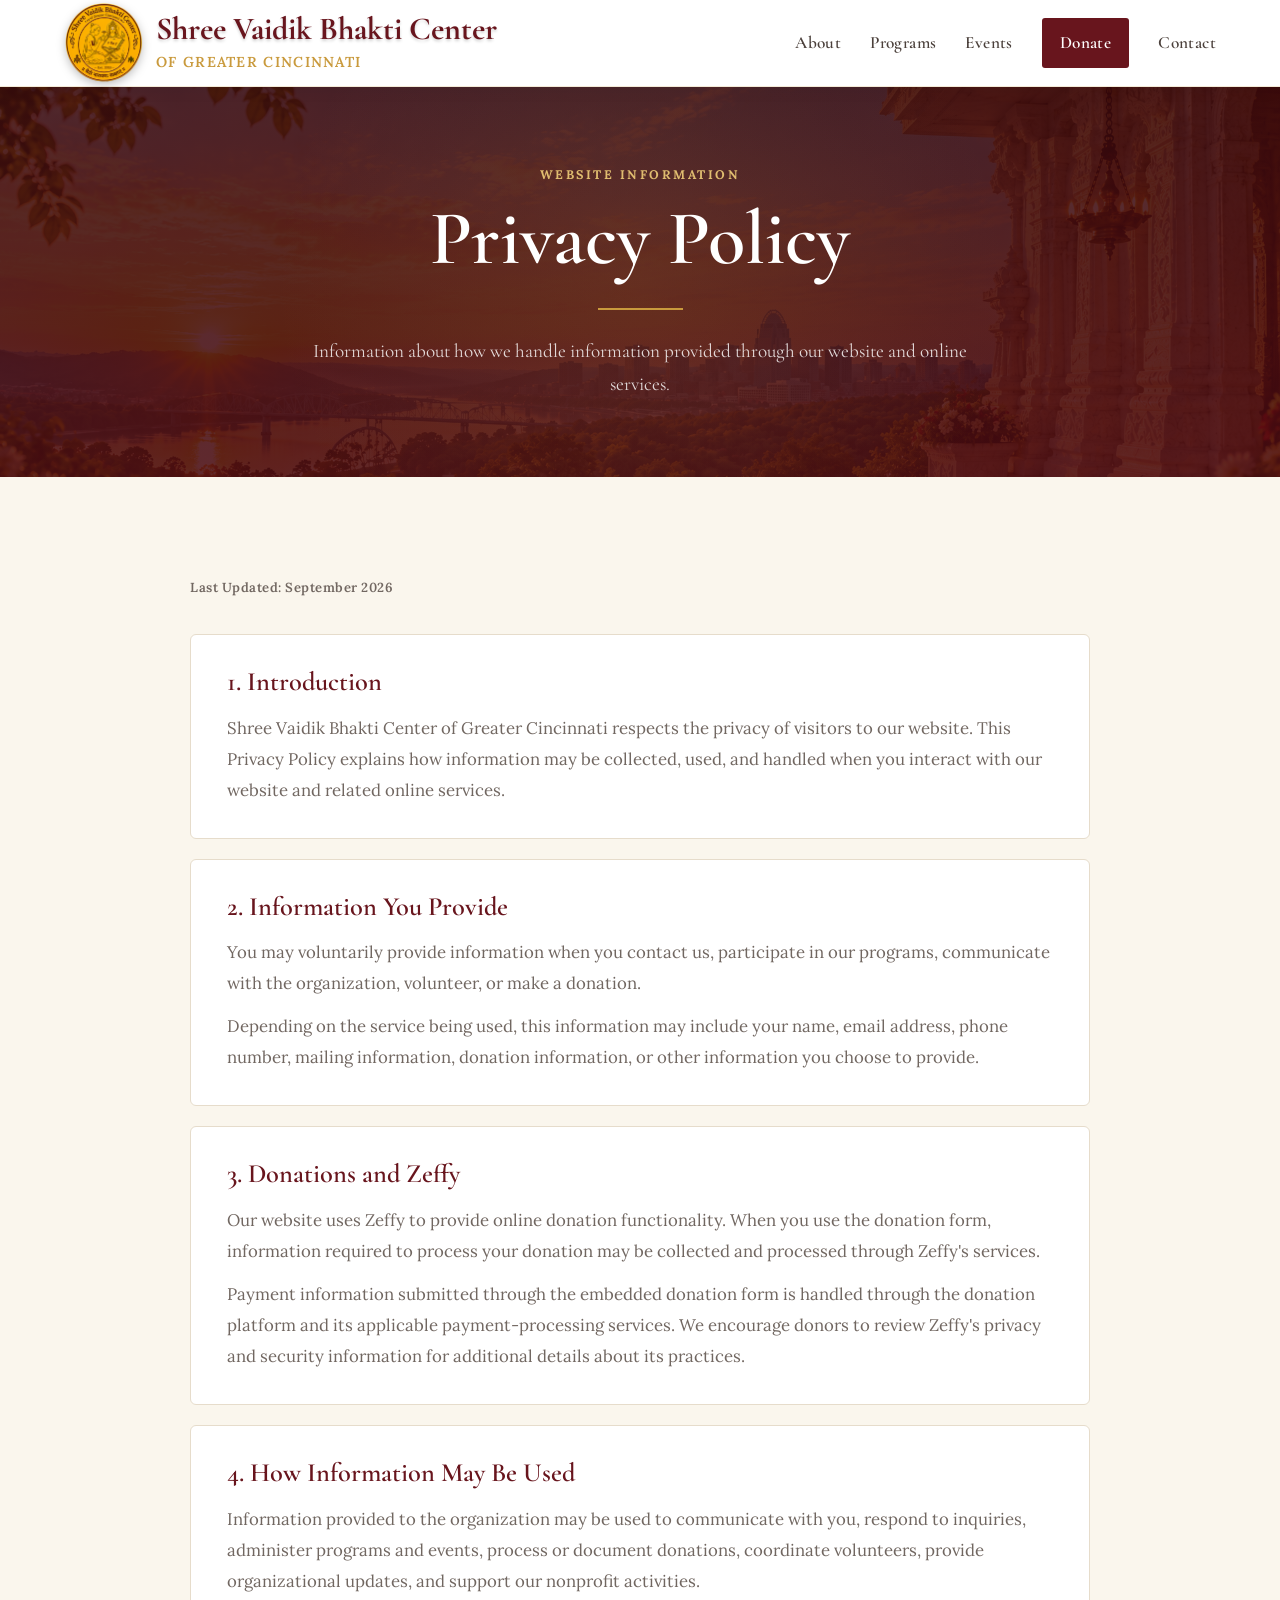
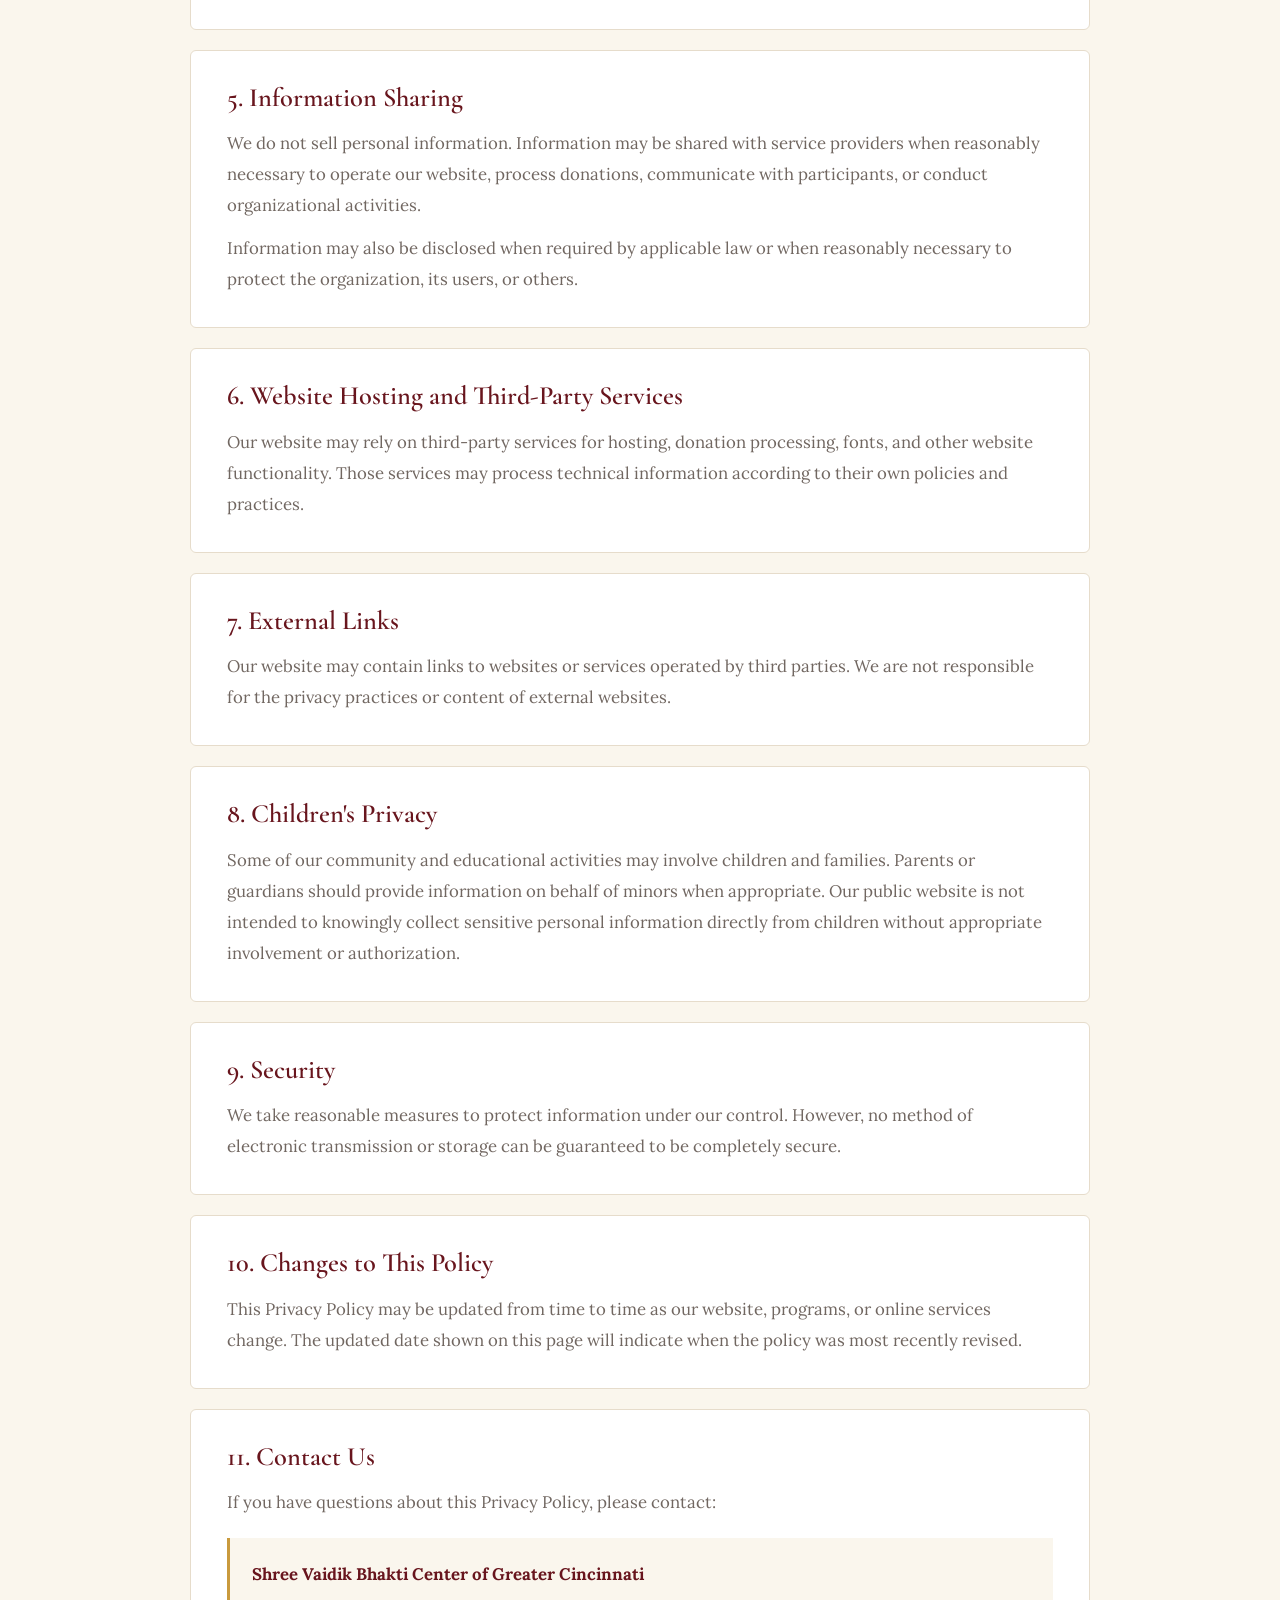
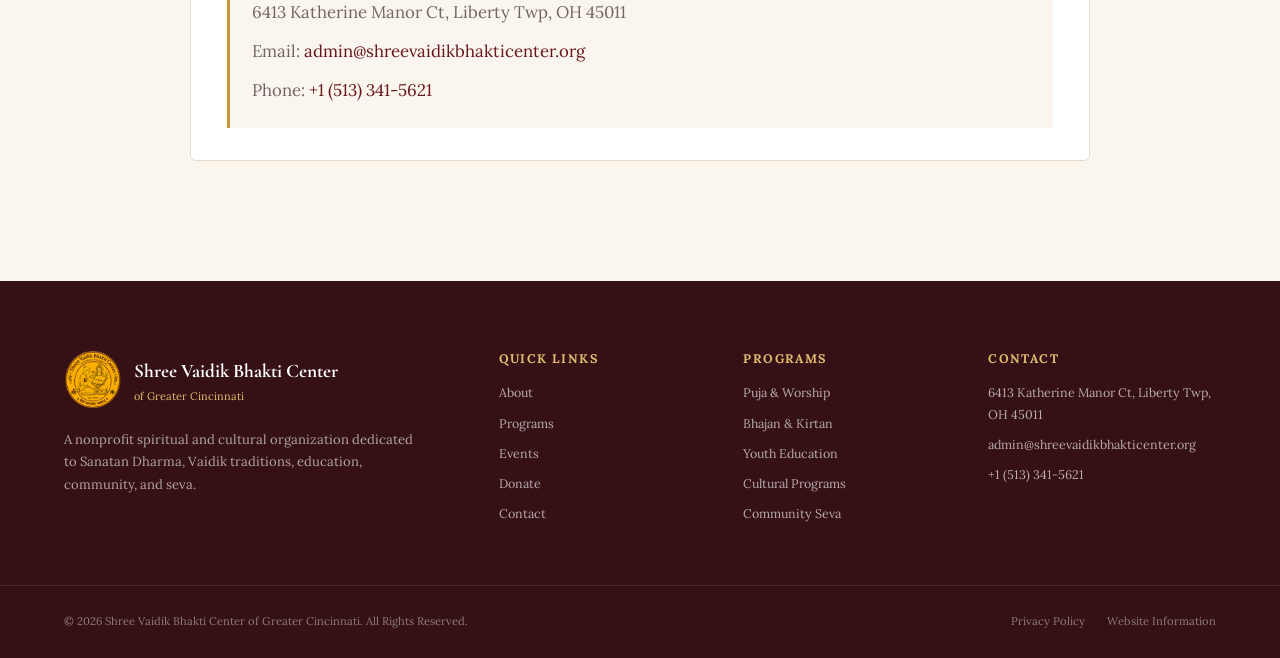
<file: privacy.html>
<!DOCTYPE html>
<html lang="en">
<head>
  <meta charset="UTF-8">
  <meta name="viewport" content="width=device-width, initial-scale=1.0">

  <title>Privacy Policy | Shree Vaidik Bhakti Center of Greater Cincinnati</title>

  <meta
    name="description"
    content="Privacy Policy for Shree Vaidik Bhakti Center of Greater Cincinnati."
  >

  <link rel="preconnect" href="https://fonts.googleapis.com">
  <link rel="preconnect" href="https://fonts.gstatic.com" crossorigin>

  <link
    href="https://fonts.googleapis.com/css2?family=Cormorant+Garamond:wght@500;600;700&family=Inter:wght@400;500;600;700&family=Lora:wght@400;500;600;700&display=swap"
    rel="stylesheet"
  >

  <link rel="stylesheet" href="style.css">
  <link rel="icon" type="image/png" href="./images/logo.png">
</head>

<body>

  <!-- HEADER -->
  <header class="site-header">

    <div class="container nav-container">

      <a href="index.html" class="brand" aria-label="Shree Vaidik Bhakti Center Home">

        <img
          src="images/logo.png"
          alt="Shree Vaidik Bhakti Center of Greater Cincinnati"
          class="site-logo"
        >

        <div class="brand-text">
          <span class="brand-name">Shree Vaidik Bhakti Center</span>
          <span class="brand-location">of Greater Cincinnati</span>
        </div>

      </a>

      <nav class="desktop-nav" aria-label="Main navigation">
        <a href="about.html">About</a>
        <a href="programs.html">Programs</a>
        <a href="events.html">Events</a>
        <a href="donate.html" class="nav-donate">Donate</a>
        <a href="contact.html">Contact</a>

            <!--
            LANGUAGE SWITCHER - DISABLED FOR NOW
            Uncomment this block when Nepali language support is added.

            <button class="language-button" type="button">
            English <span>|</span> नेपाली
            </button>
            -->
      </nav>

      <button
        class="menu-toggle"
        id="menuToggle"
        aria-label="Open navigation menu"
        aria-expanded="false"
      >
        <span></span>
        <span></span>
        <span></span>
      </button>

    </div>

    <nav class="mobile-nav" id="mobileNav">
      <a href="about.html">About</a>
      <a href="programs.html">Programs</a>
      <a href="events.html">Events</a>
      <a href="donate.html">Donate</a>
      <a href="contact.html">Contact</a>

            <!--
            LANGUAGE SWITCHER - DISABLED FOR NOW
            Uncomment this block when Nepali language support is added.

            <button class="mobile-language" type="button">
            English | नेपाली
            </button>
            -->
    </nav>

  </header>


  <main>

    <!-- PAGE HERO -->
    <section class="page-hero">

      <div class="page-hero-overlay"></div>

      <div class="container page-hero-content">

        <p class="section-label gold-label">
          Website Information
        </p>

        <h1>Privacy Policy</h1>

        <div class="gold-divider"></div>

        <p>
          Information about how we handle information
          provided through our website and online services.
        </p>

      </div>

    </section>


    <!-- PRIVACY POLICY -->
    <section class="section privacy-section">

      <div class="container privacy-container">

        <p class="privacy-updated">
          Last Updated: September 2026
        </p>


        <div class="privacy-block">

          <h2>1. Introduction</h2>

          <p>
            Shree Vaidik Bhakti Center of Greater Cincinnati
            respects the privacy of visitors to our website.
            This Privacy Policy explains how information may be
            collected, used, and handled when you interact with
            our website and related online services.
          </p>

        </div>


        <div class="privacy-block">

          <h2>2. Information You Provide</h2>

          <p>
            You may voluntarily provide information when you
            contact us, participate in our programs, communicate
            with the organization, volunteer, or make a donation.
          </p>

          <p>
            Depending on the service being used, this information
            may include your name, email address, phone number,
            mailing information, donation information, or other
            information you choose to provide.
          </p>

        </div>


        <div class="privacy-block">

          <h2>3. Donations and Zeffy</h2>

          <p>
            Our website uses Zeffy to provide online donation
            functionality. When you use the donation form,
            information required to process your donation may
            be collected and processed through Zeffy's services.
          </p>

          <p>
            Payment information submitted through the embedded
            donation form is handled through the donation
            platform and its applicable payment-processing
            services. We encourage donors to review Zeffy's
            privacy and security information for additional
            details about its practices.
          </p>

        </div>


        <div class="privacy-block">

          <h2>4. How Information May Be Used</h2>

          <p>
            Information provided to the organization may be used
            to communicate with you, respond to inquiries,
            administer programs and events, process or document
            donations, coordinate volunteers, provide
            organizational updates, and support our nonprofit
            activities.
          </p>

        </div>


        <div class="privacy-block">

          <h2>5. Information Sharing</h2>

          <p>
            We do not sell personal information. Information may
            be shared with service providers when reasonably
            necessary to operate our website, process donations,
            communicate with participants, or conduct
            organizational activities.
          </p>

          <p>
            Information may also be disclosed when required by
            applicable law or when reasonably necessary to
            protect the organization, its users, or others.
          </p>

        </div>


        <div class="privacy-block">

          <h2>6. Website Hosting and Third-Party Services</h2>

          <p>
            Our website may rely on third-party services for
            hosting, donation processing, fonts, and other
            website functionality. Those services may process
            technical information according to their own
            policies and practices.
          </p>

        </div>


        <div class="privacy-block">

          <h2>7. External Links</h2>

          <p>
            Our website may contain links to websites or services
            operated by third parties. We are not responsible
            for the privacy practices or content of external
            websites.
          </p>

        </div>


        <div class="privacy-block">

          <h2>8. Children's Privacy</h2>

          <p>
            Some of our community and educational activities may
            involve children and families. Parents or guardians
            should provide information on behalf of minors when
            appropriate. Our public website is not intended to
            knowingly collect sensitive personal information
            directly from children without appropriate
            involvement or authorization.
          </p>

        </div>


        <div class="privacy-block">

          <h2>9. Security</h2>

          <p>
            We take reasonable measures to protect information
            under our control. However, no method of electronic
            transmission or storage can be guaranteed to be
            completely secure.
          </p>

        </div>


        <div class="privacy-block">

          <h2>10. Changes to This Policy</h2>

          <p>
            This Privacy Policy may be updated from time to time
            as our website, programs, or online services change.
            The updated date shown on this page will indicate
            when the policy was most recently revised.
          </p>

        </div>


        <div class="privacy-block">

          <h2>11. Contact Us</h2>

          <p>
            If you have questions about this Privacy Policy,
            please contact:
          </p>

          <div class="privacy-contact">

            <strong>
              Shree Vaidik Bhakti Center of Greater Cincinnati
            </strong>

            <p data-org-address></p>

            <p>
              Email:
              <a data-org-email href="#"></a>
            </p>

            <p>
              Phone:
              <a data-org-phone href="#"></a>
            </p>

          </div>

        </div>

      </div>

    </section>

  </main>


  <!-- FOOTER -->
  <footer class="site-footer">

    <div class="container footer-grid">

      <div class="footer-about">

        <a href="index.html" class="footer-brand">

          <img
            src="images/logo.png"
            alt="Shree Vaidik Bhakti Center logo"
          >

          <div>
            <strong>Shree Vaidik Bhakti Center</strong>
            <span>of Greater Cincinnati</span>
          </div>

        </a>

        <p>
          A nonprofit spiritual and cultural organization dedicated
          to Sanatan Dharma, Vaidik traditions, education,
          community, and seva.
        </p>

      </div>


      <div class="footer-column">

        <h3>Quick Links</h3>

        <a href="about.html">About</a>
        <a href="programs.html">Programs</a>
        <a href="events.html">Events</a>
        <a href="donate.html">Donate</a>
        <a href="contact.html">Contact</a>

      </div>


      <div class="footer-column">

        <h3>Programs</h3>

        <a href="programs.html">Puja & Worship</a>
        <a href="programs.html">Bhajan & Kirtan</a>
        <a href="programs.html">Youth Education</a>
        <a href="programs.html">Cultural Programs</a>
        <a href="programs.html">Community Seva</a>

      </div>


      <div class="footer-column">

        <h3>Contact</h3>

        <p data-org-address></p>

        <p>
          <a data-org-email href="#"></a>
        </p>

        <p>
          <a data-org-phone href="#"></a>
        </p>

      </div>

    </div>


    <div class="footer-bottom">

      <div class="container footer-bottom-inner">

        <p>
          © 2026 Shree Vaidik Bhakti Center of Greater Cincinnati.
          All Rights Reserved.
        </p>

        <div class="footer-legal">
            <a href="./privacy.html">Privacy Policy</a>
            <a href="./website-info.html">Website Information</a>
          </div>

      </div>

    </div>

  </footer>


  <script src="script.js"></script>

</body>
</html>
</file>
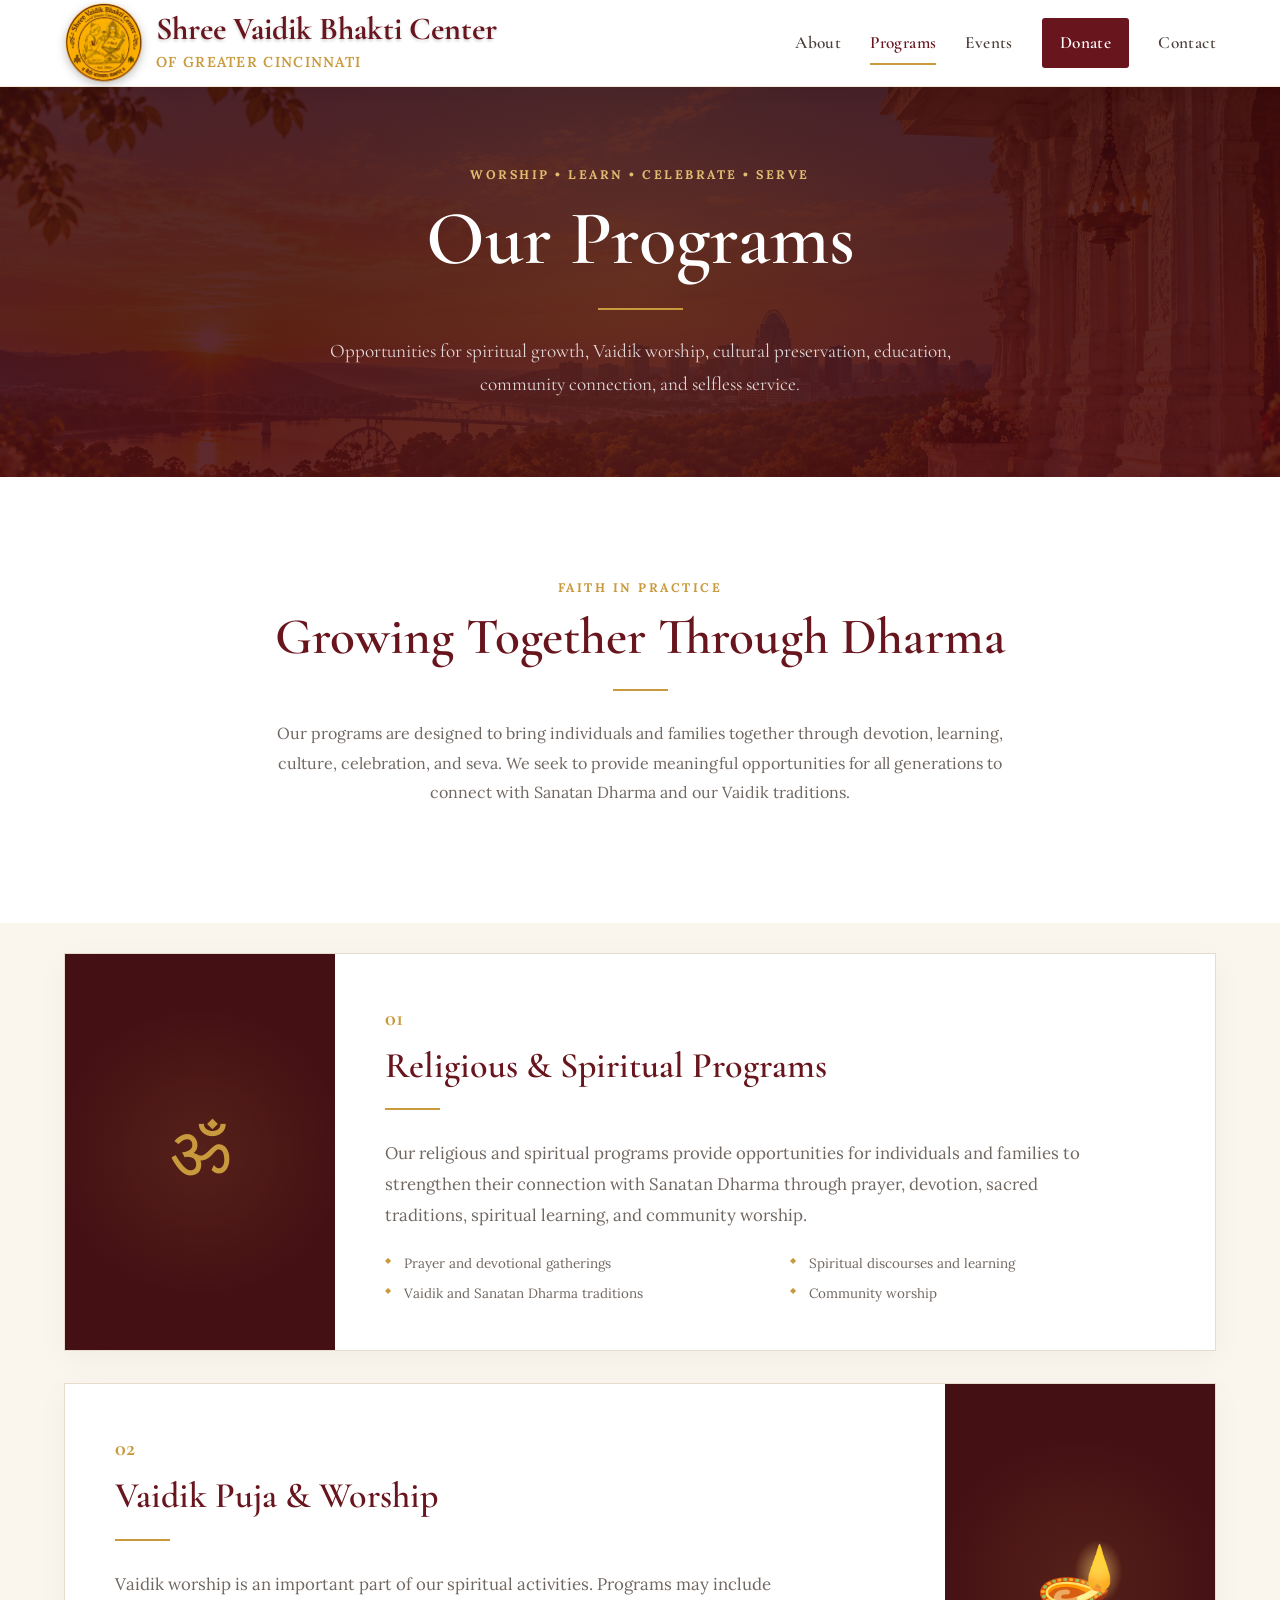
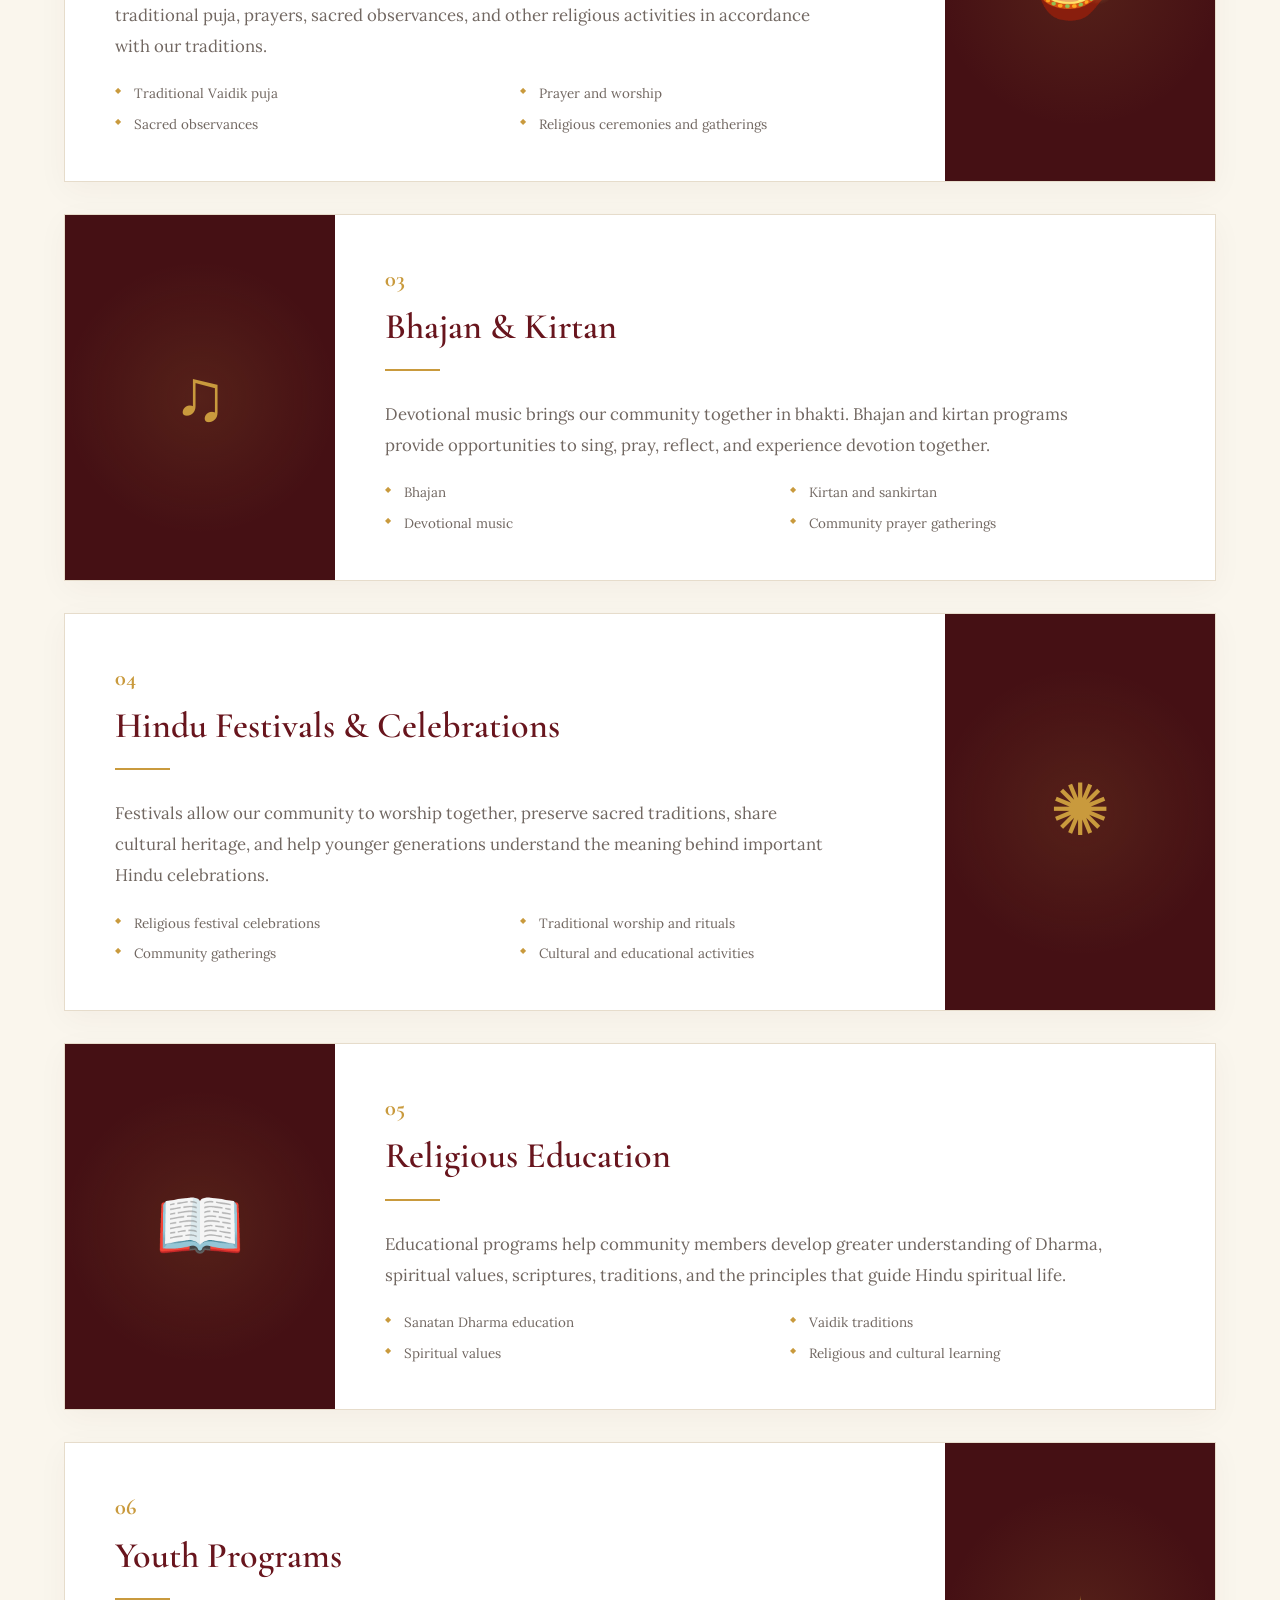
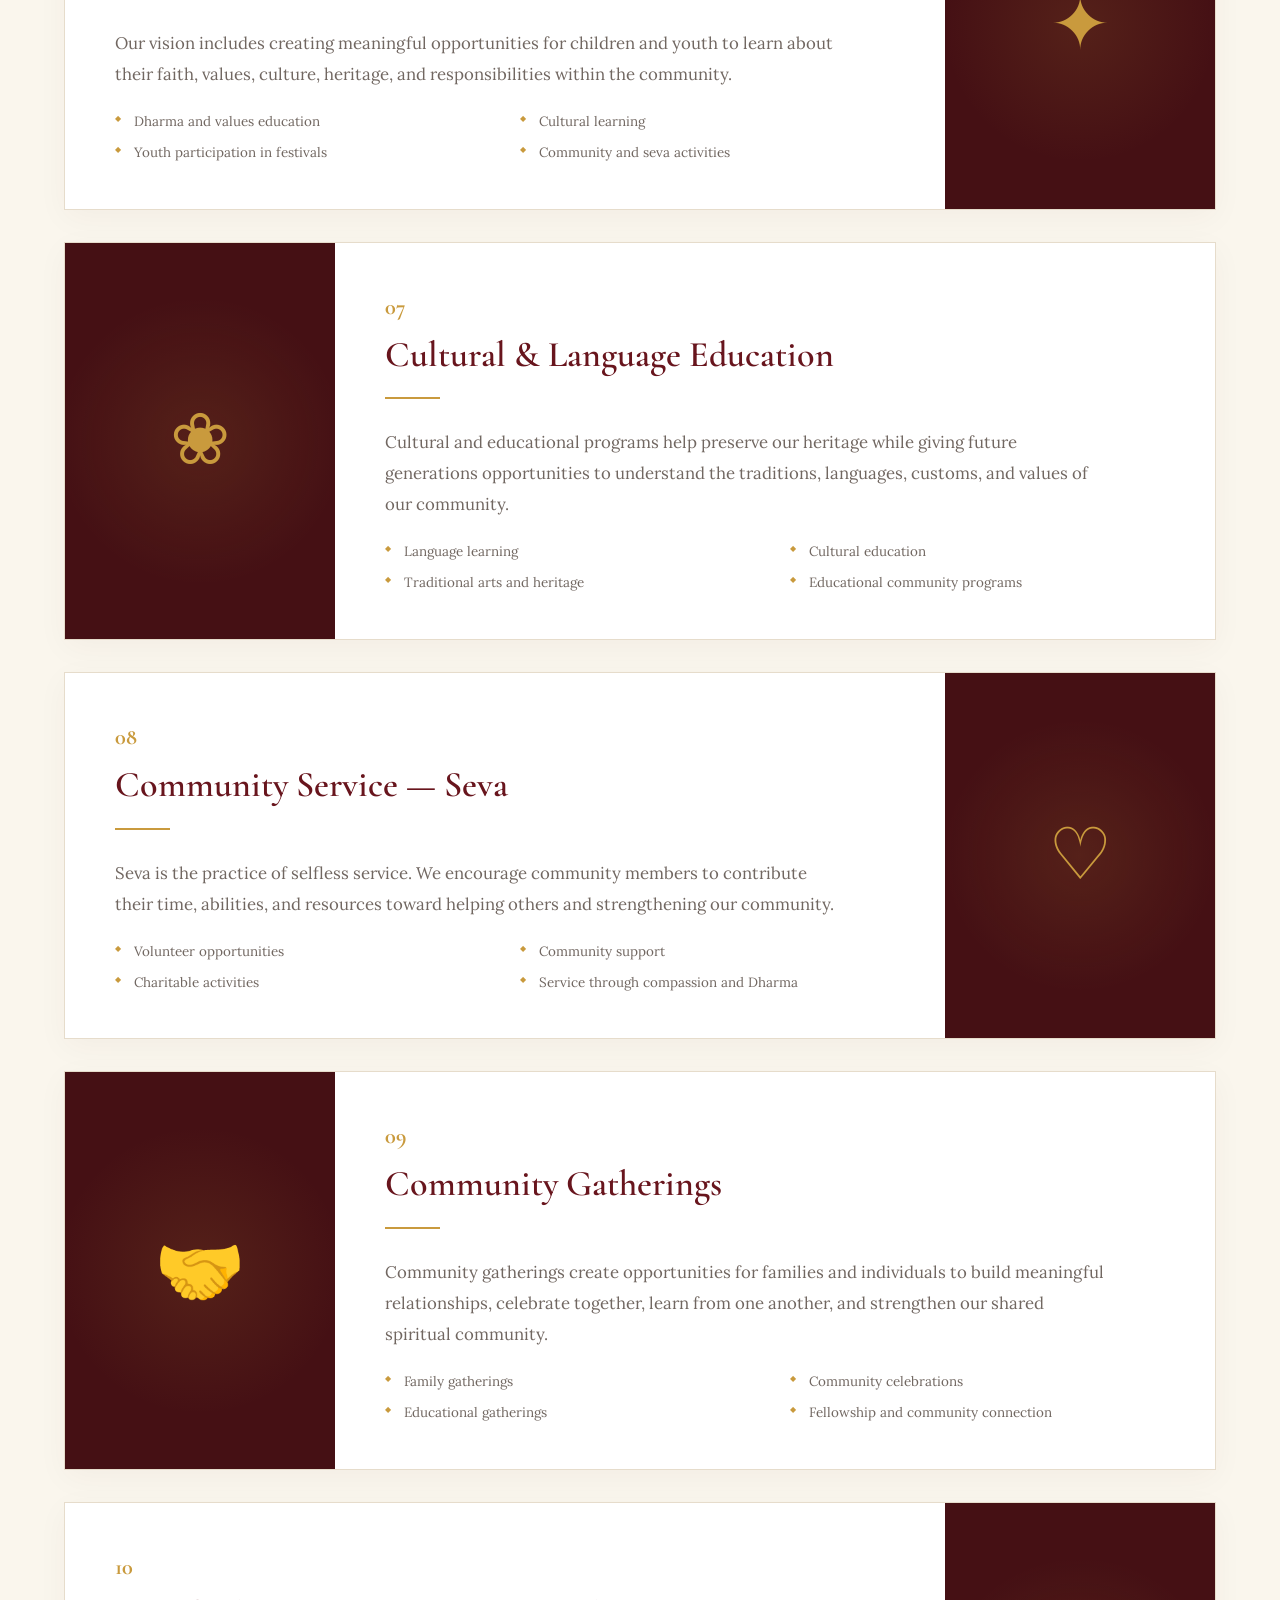
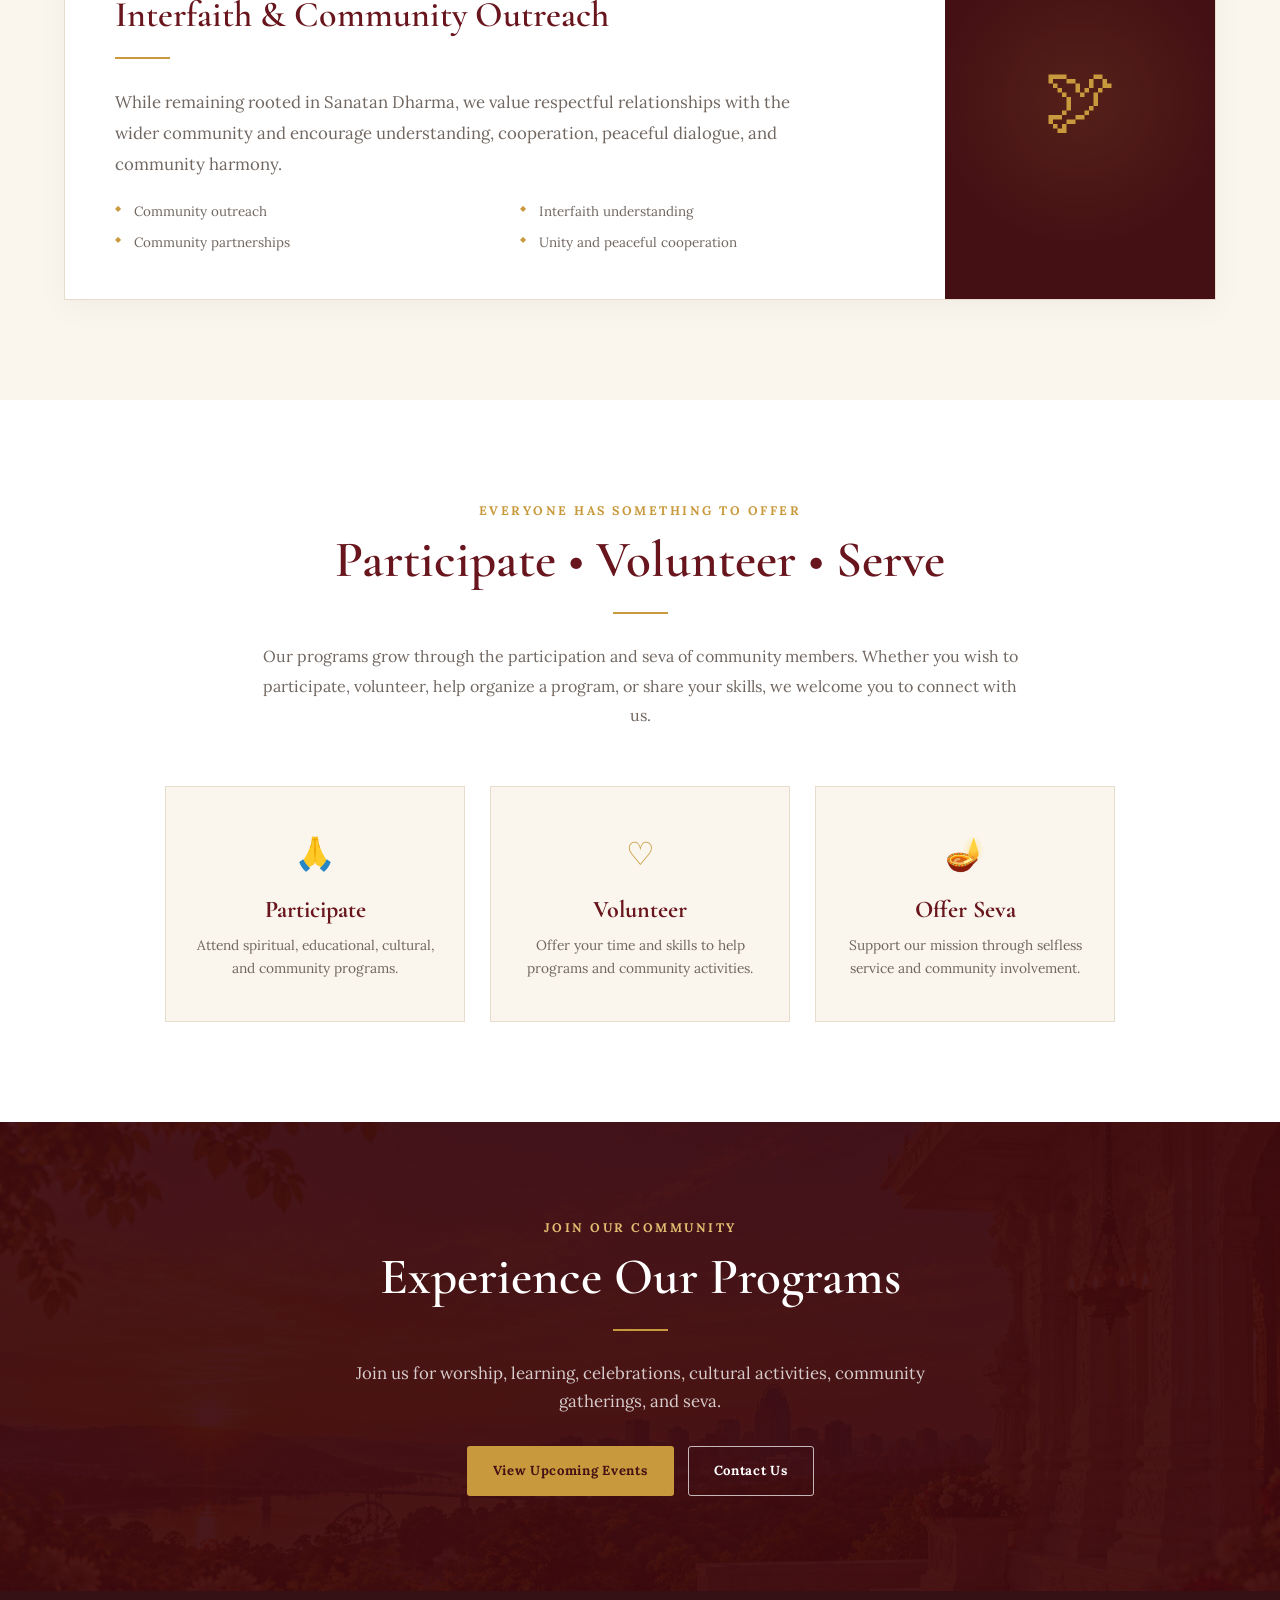
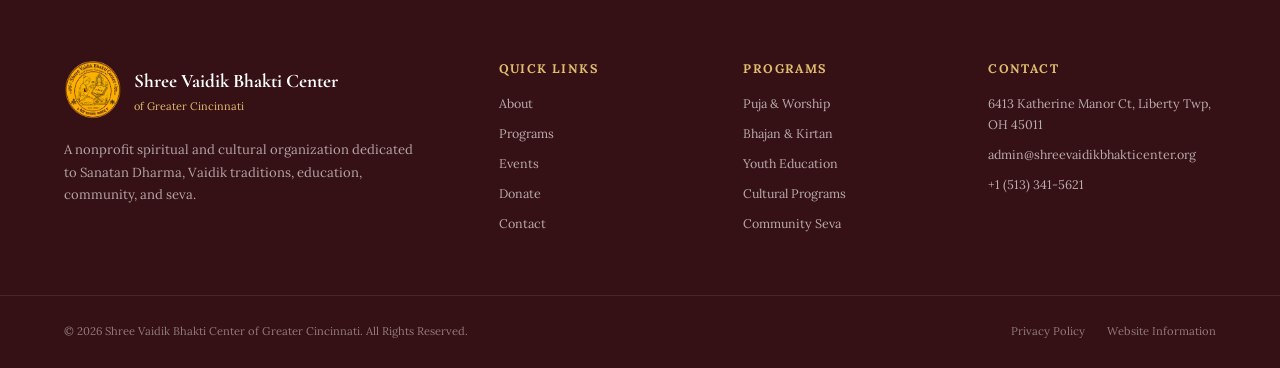
<file: programs.html>
<!DOCTYPE html>
<html lang="en">
<head>
  <meta charset="UTF-8">
  <meta name="viewport" content="width=device-width, initial-scale=1.0">

  <title>Programs | Shree Vaidik Bhakti Center of Greater Cincinnati</title>

  <meta
    name="description"
    content="Explore religious, spiritual, educational, cultural, youth, festival, and community seva programs at Shree Vaidik Bhakti Center of Greater Cincinnati."
  >

  <link rel="preconnect" href="https://fonts.googleapis.com">
  <link rel="preconnect" href="https://fonts.gstatic.com" crossorigin>

  <link
    href="https://fonts.googleapis.com/css2?family=Cormorant+Garamond:wght@500;600;700&family=Inter:wght@400;500;600;700&family=Lora:wght@400;500;600;700&display=swap"
    rel="stylesheet"
  >

  <link rel="stylesheet" href="style.css">
  <link rel="icon" type="image/png" href="./images/logo.png">
</head>

<body>

  <!-- HEADER -->
  <header class="site-header">

    <div class="container nav-container">

      <a href="index.html" class="brand" aria-label="Shree Vaidik Bhakti Center Home">

        <img
          src="images/logo.png"
          alt="Shree Vaidik Bhakti Center of Greater Cincinnati"
          class="site-logo"
        >

        <div class="brand-text">
          <span class="brand-name">Shree Vaidik Bhakti Center</span>
          <span class="brand-location">of Greater Cincinnati</span>
        </div>

      </a>

      <nav class="desktop-nav" aria-label="Main navigation">

        <a href="about.html">About</a>
        <a href="programs.html" class="active-nav">Programs</a>
        <a href="events.html">Events</a>
        <a href="donate.html" class="nav-donate">Donate</a>
        <a href="contact.html">Contact</a>
            <!--
            LANGUAGE SWITCHER - DISABLED FOR NOW
            Uncomment this block when Nepali language support is added.

            <button class="language-button" type="button">
            English <span>|</span> नेपाली
            </button>
            -->

      </nav>

      <button
        class="menu-toggle"
        id="menuToggle"
        aria-label="Open navigation menu"
        aria-expanded="false"
      >
        <span></span>
        <span></span>
        <span></span>
      </button>

    </div>

    <nav class="mobile-nav" id="mobileNav">
      <a href="about.html">About</a>
      <a href="programs.html">Programs</a>
      <a href="events.html">Events</a>
      <a href="donate.html">Donate</a>
      <a href="contact.html">Contact</a>

        <!--
        LANGUAGE SWITCHER - DISABLED FOR NOW
        Uncomment this block when Nepali language support is added.

        <button class="mobile-language" type="button">
        English | नेपाली
        </button>
        -->
    </nav>

  </header>


  <main>

    <!-- PAGE HERO -->
    <section class="page-hero">

      <div class="page-hero-overlay"></div>

      <div class="container page-hero-content">

        <p class="section-label gold-label">
          Worship • Learn • Celebrate • Serve
        </p>

        <h1>Our Programs</h1>

        <div class="gold-divider"></div>

        <p>
          Opportunities for spiritual growth, Vaidik worship,
          cultural preservation, education, community connection,
          and selfless service.
        </p>

      </div>

    </section>


    <!-- INTRODUCTION -->
    <section class="section programs-intro-section">

      <div class="container narrow-container">

        <div class="section-heading centered">

          <p class="section-label">
            Faith in Practice
          </p>

          <h2>Growing Together Through Dharma</h2>

          <div class="small-gold-divider center-divider"></div>

          <p class="section-intro">
            Our programs are designed to bring individuals and families
            together through devotion, learning, culture, celebration,
            and seva. We seek to provide meaningful opportunities for
            all generations to connect with Sanatan Dharma and our
            Vaidik traditions.
          </p>

        </div>

      </div>

    </section>


    <!-- MAIN PROGRAMS -->
    <section class="section full-programs-section">

      <div class="container">

        <div class="full-program-grid">


          <!-- PROGRAM 1 -->
          <article class="full-program-card">

            <div class="full-program-icon">
              ॐ
            </div>

            <div class="full-program-content">

              <p class="program-number">01</p>

              <h2>Religious & Spiritual Programs</h2>

              <div class="small-gold-divider"></div>

              <p>
                Our religious and spiritual programs provide opportunities
                for individuals and families to strengthen their connection
                with Sanatan Dharma through prayer, devotion, sacred
                traditions, spiritual learning, and community worship.
              </p>

              <ul class="program-list">
                <li>Prayer and devotional gatherings</li>
                <li>Spiritual discourses and learning</li>
                <li>Vaidik and Sanatan Dharma traditions</li>
                <li>Community worship</li>
              </ul>

            </div>

          </article>


          <!-- PROGRAM 2 -->
          <article class="full-program-card reverse-program">

            <div class="full-program-icon">
              🪔
            </div>

            <div class="full-program-content">

              <p class="program-number">02</p>

              <h2>Vaidik Puja & Worship</h2>

              <div class="small-gold-divider"></div>

              <p>
                Vaidik worship is an important part of our spiritual
                activities. Programs may include traditional puja,
                prayers, sacred observances, and other religious
                activities in accordance with our traditions.
              </p>

              <ul class="program-list">
                <li>Traditional Vaidik puja</li>
                <li>Prayer and worship</li>
                <li>Sacred observances</li>
                <li>Religious ceremonies and gatherings</li>
              </ul>

            </div>

          </article>


          <!-- PROGRAM 3 -->
          <article class="full-program-card">

            <div class="full-program-icon">
              ♫
            </div>

            <div class="full-program-content">

              <p class="program-number">03</p>

              <h2>Bhajan & Kirtan</h2>

              <div class="small-gold-divider"></div>

              <p>
                Devotional music brings our community together in bhakti.
                Bhajan and kirtan programs provide opportunities to sing,
                pray, reflect, and experience devotion together.
              </p>

              <ul class="program-list">
                <li>Bhajan</li>
                <li>Kirtan and sankirtan</li>
                <li>Devotional music</li>
                <li>Community prayer gatherings</li>
              </ul>

            </div>

          </article>


          <!-- PROGRAM 4 -->
          <article class="full-program-card reverse-program">

            <div class="full-program-icon">
              ✺
            </div>

            <div class="full-program-content">

              <p class="program-number">04</p>

              <h2>Hindu Festivals & Celebrations</h2>

              <div class="small-gold-divider"></div>

              <p>
                Festivals allow our community to worship together,
                preserve sacred traditions, share cultural heritage,
                and help younger generations understand the meaning
                behind important Hindu celebrations.
              </p>

              <ul class="program-list">
                <li>Religious festival celebrations</li>
                <li>Traditional worship and rituals</li>
                <li>Community gatherings</li>
                <li>Cultural and educational activities</li>
              </ul>

            </div>

          </article>


          <!-- PROGRAM 5 -->
          <article class="full-program-card">

            <div class="full-program-icon">
              📖
            </div>

            <div class="full-program-content">

              <p class="program-number">05</p>

              <h2>Religious Education</h2>

              <div class="small-gold-divider"></div>

              <p>
                Educational programs help community members develop
                greater understanding of Dharma, spiritual values,
                scriptures, traditions, and the principles that guide
                Hindu spiritual life.
              </p>

              <ul class="program-list">
                <li>Sanatan Dharma education</li>
                <li>Vaidik traditions</li>
                <li>Spiritual values</li>
                <li>Religious and cultural learning</li>
              </ul>

            </div>

          </article>


          <!-- PROGRAM 6 -->
          <article class="full-program-card reverse-program">

            <div class="full-program-icon">
              ✦
            </div>

            <div class="full-program-content">

              <p class="program-number">06</p>

              <h2>Youth Programs</h2>

              <div class="small-gold-divider"></div>

              <p>
                Our vision includes creating meaningful opportunities
                for children and youth to learn about their faith,
                values, culture, heritage, and responsibilities within
                the community.
              </p>

              <ul class="program-list">
                <li>Dharma and values education</li>
                <li>Cultural learning</li>
                <li>Youth participation in festivals</li>
                <li>Community and seva activities</li>
              </ul>

            </div>

          </article>


          <!-- PROGRAM 7 -->
          <article class="full-program-card">

            <div class="full-program-icon">
              ❀
            </div>

            <div class="full-program-content">

              <p class="program-number">07</p>

              <h2>Cultural & Language Education</h2>

              <div class="small-gold-divider"></div>

              <p>
                Cultural and educational programs help preserve our
                heritage while giving future generations opportunities
                to understand the traditions, languages, customs, and
                values of our community.
              </p>

              <ul class="program-list">
                <li>Language learning</li>
                <li>Cultural education</li>
                <li>Traditional arts and heritage</li>
                <li>Educational community programs</li>
              </ul>

            </div>

          </article>


          <!-- PROGRAM 8 -->
          <article class="full-program-card reverse-program">

            <div class="full-program-icon">
              ♡
            </div>

            <div class="full-program-content">

              <p class="program-number">08</p>

              <h2>Community Service — Seva</h2>

              <div class="small-gold-divider"></div>

              <p>
                Seva is the practice of selfless service. We encourage
                community members to contribute their time, abilities,
                and resources toward helping others and strengthening
                our community.
              </p>

              <ul class="program-list">
                <li>Volunteer opportunities</li>
                <li>Community support</li>
                <li>Charitable activities</li>
                <li>Service through compassion and Dharma</li>
              </ul>

            </div>

          </article>


          <!-- PROGRAM 9 -->
          <article class="full-program-card">

            <div class="full-program-icon">
              🤝
            </div>

            <div class="full-program-content">

              <p class="program-number">09</p>

              <h2>Community Gatherings</h2>

              <div class="small-gold-divider"></div>

              <p>
                Community gatherings create opportunities for families
                and individuals to build meaningful relationships,
                celebrate together, learn from one another, and
                strengthen our shared spiritual community.
              </p>

              <ul class="program-list">
                <li>Family gatherings</li>
                <li>Community celebrations</li>
                <li>Educational gatherings</li>
                <li>Fellowship and community connection</li>
              </ul>

            </div>

          </article>


          <!-- PROGRAM 10 -->
          <article class="full-program-card reverse-program">

            <div class="full-program-icon">
              🕊
            </div>

            <div class="full-program-content">

              <p class="program-number">10</p>

              <h2>Interfaith & Community Outreach</h2>

              <div class="small-gold-divider"></div>

              <p>
                While remaining rooted in Sanatan Dharma, we value
                respectful relationships with the wider community
                and encourage understanding, cooperation, peaceful
                dialogue, and community harmony.
              </p>

              <ul class="program-list">
                <li>Community outreach</li>
                <li>Interfaith understanding</li>
                <li>Community partnerships</li>
                <li>Unity and peaceful cooperation</li>
              </ul>

            </div>

          </article>


        </div>

      </div>

    </section>


    <!-- PARTICIPATION -->
    <section class="section participate-section">

      <div class="container">

        <div class="section-heading centered">

          <p class="section-label">
            Everyone Has Something to Offer
          </p>

          <h2>Participate • Volunteer • Serve</h2>

          <div class="small-gold-divider center-divider"></div>

          <p class="section-intro">
            Our programs grow through the participation and seva of
            community members. Whether you wish to participate,
            volunteer, help organize a program, or share your skills,
            we welcome you to connect with us.
          </p>

        </div>


        <div class="participate-grid">

          <div class="participate-card">
            <span>🙏</span>
            <h3>Participate</h3>
            <p>
              Attend spiritual, educational, cultural, and community
              programs.
            </p>
          </div>


          <div class="participate-card">
            <span>♡</span>
            <h3>Volunteer</h3>
            <p>
              Offer your time and skills to help programs and
              community activities.
            </p>
          </div>


          <div class="participate-card">
            <span>🪔</span>
            <h3>Offer Seva</h3>
            <p>
              Support our mission through selfless service and
              community involvement.
            </p>
          </div>

        </div>

      </div>

    </section>


    <!-- PROGRAM CTA -->
    <section class="program-cta">

      <div class="container program-cta-content">

        <p class="section-label gold-label">
          Join Our Community
        </p>

        <h2>Experience Our Programs</h2>

        <div class="small-gold-divider center-divider"></div>

        <p>
          Join us for worship, learning, celebrations, cultural
          activities, community gatherings, and seva.
        </p>

        <div class="program-cta-buttons">

          <a href="events.html" class="btn btn-gold">
            View Upcoming Events
          </a>

          <a href="contact.html" class="btn btn-outline-light">
            Contact Us
          </a>

        </div>

      </div>

    </section>

  </main>


  <!-- FOOTER -->
  <footer class="site-footer">

    <div class="container footer-grid">

      <div class="footer-about">

        <a href="index.html" class="footer-brand">

          <img
            src="images/logo.png"
            alt="Shree Vaidik Bhakti Center logo"
          >

          <div>
            <strong>Shree Vaidik Bhakti Center</strong>
            <span>of Greater Cincinnati</span>
          </div>

        </a>

        <p>
          A nonprofit spiritual and cultural organization dedicated
          to Sanatan Dharma, Vaidik traditions, education,
          community, and seva.
        </p>

      </div>


      <div class="footer-column">

        <h3>Quick Links</h3>

        <a href="about.html">About</a>
        <a href="programs.html">Programs</a>
        <a href="events.html">Events</a>
        <a href="donate.html">Donate</a>
        <a href="contact.html">Contact</a>

      </div>


      <div class="footer-column">

        <h3>Programs</h3>

        <a href="programs.html">Puja & Worship</a>
        <a href="programs.html">Bhajan & Kirtan</a>
        <a href="programs.html">Youth Education</a>
        <a href="programs.html">Cultural Programs</a>
        <a href="programs.html">Community Seva</a>

      </div>


      <div class="footer-column">

        <h3>Contact</h3>
      
        <p data-org-address></p>
      
        <p>
          <a data-org-email href="#"></a>
        </p>
      
        <p>
          <a data-org-phone href="#"></a>
        </p>
      
      </div>

    </div>


    <div class="footer-bottom">

      <div class="container footer-bottom-inner">

        <p>
          © 2026 Shree Vaidik Bhakti Center of Greater Cincinnati.
          All Rights Reserved.
        </p>

        <div class="footer-legal">
            <a href="./privacy.html">Privacy Policy</a>
            <a href="./website-info.html">Website Information</a>
          </div>

      </div>

    </div>

  </footer>


  <script src="script.js"></script>

</body>
</html>
</file>
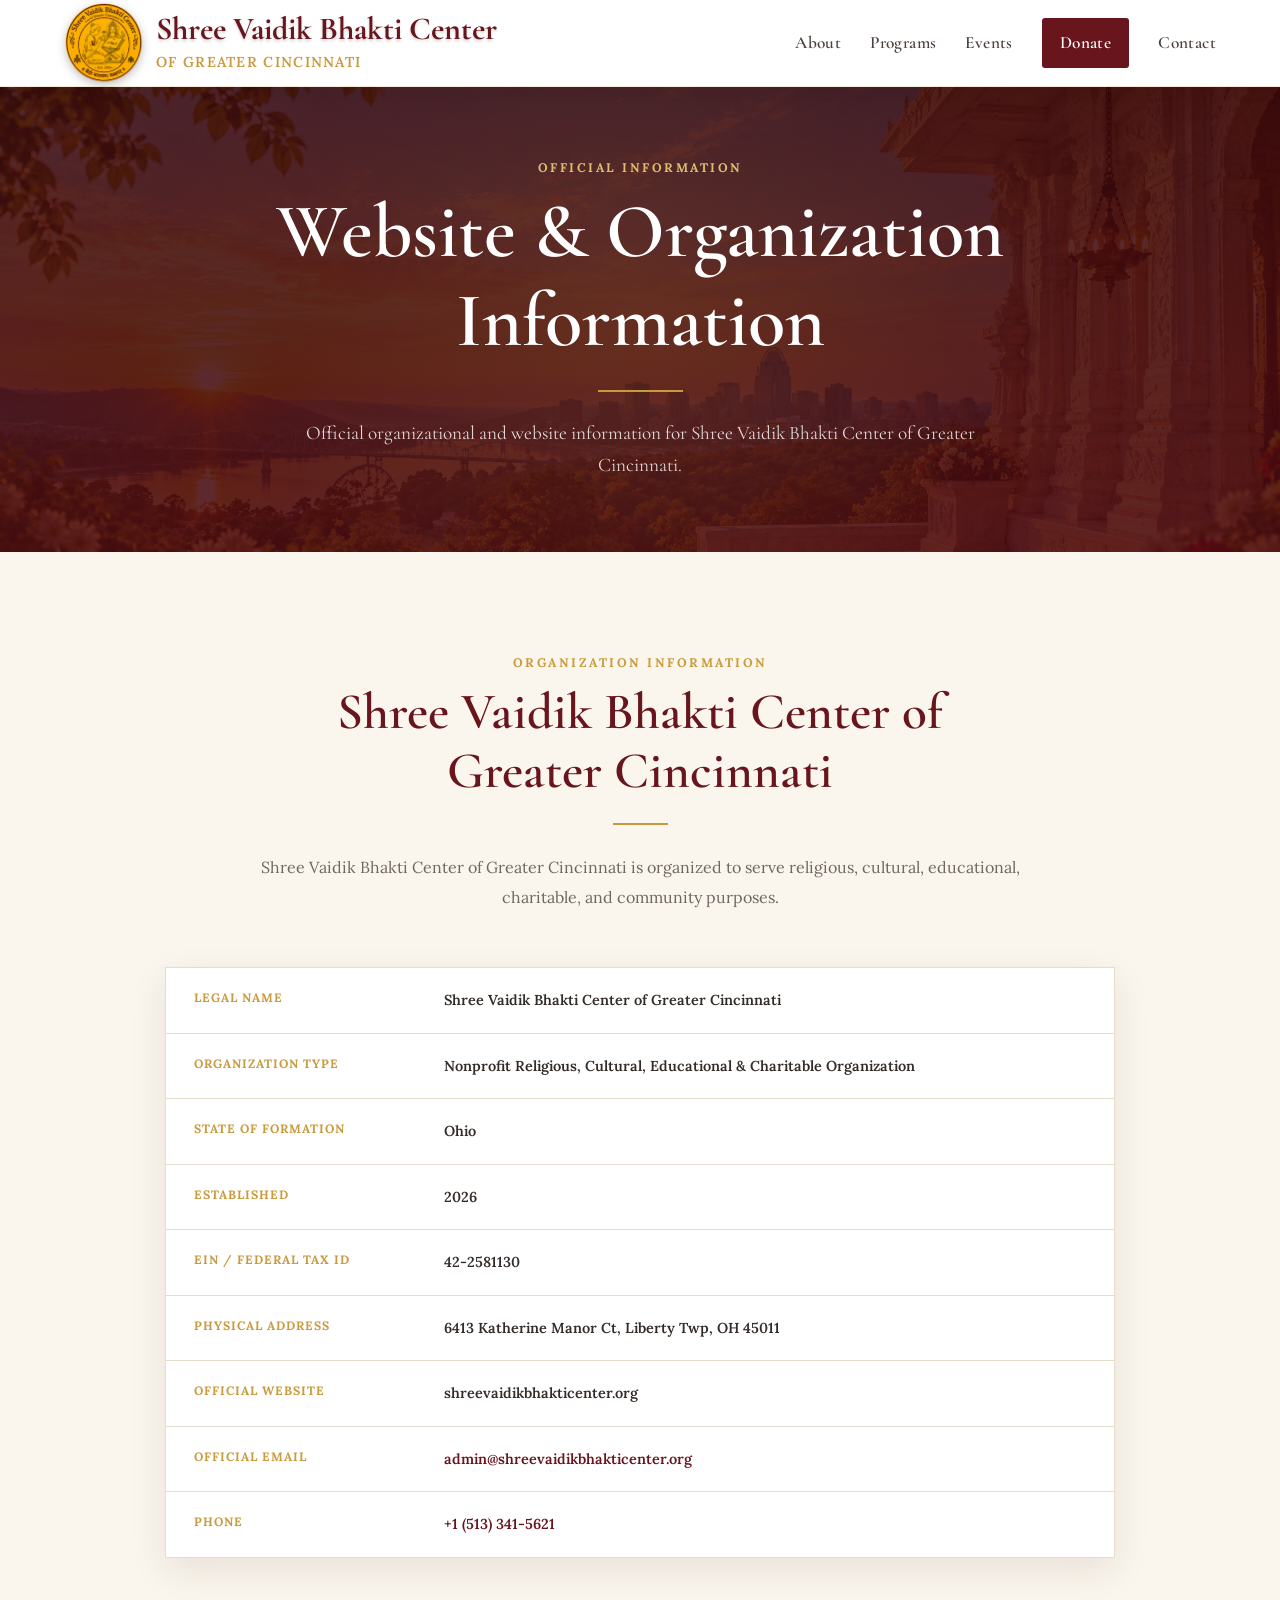
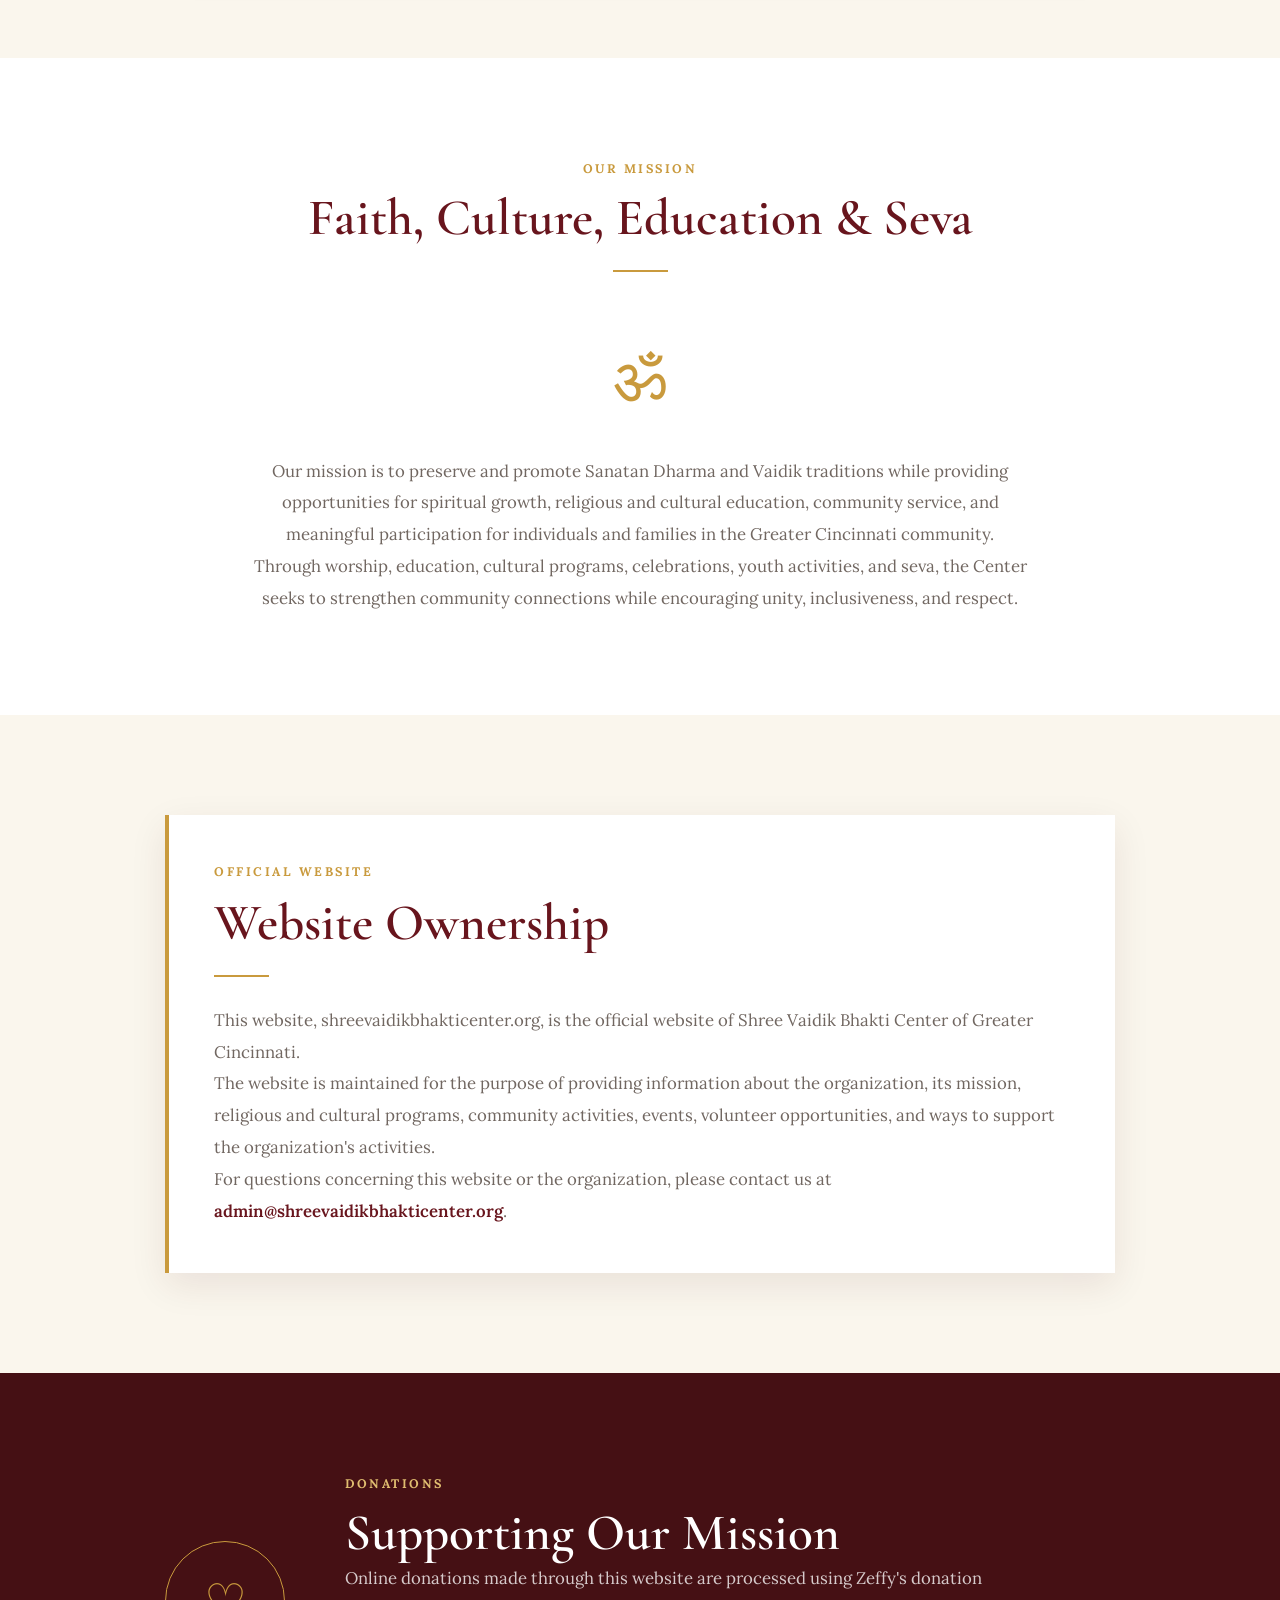
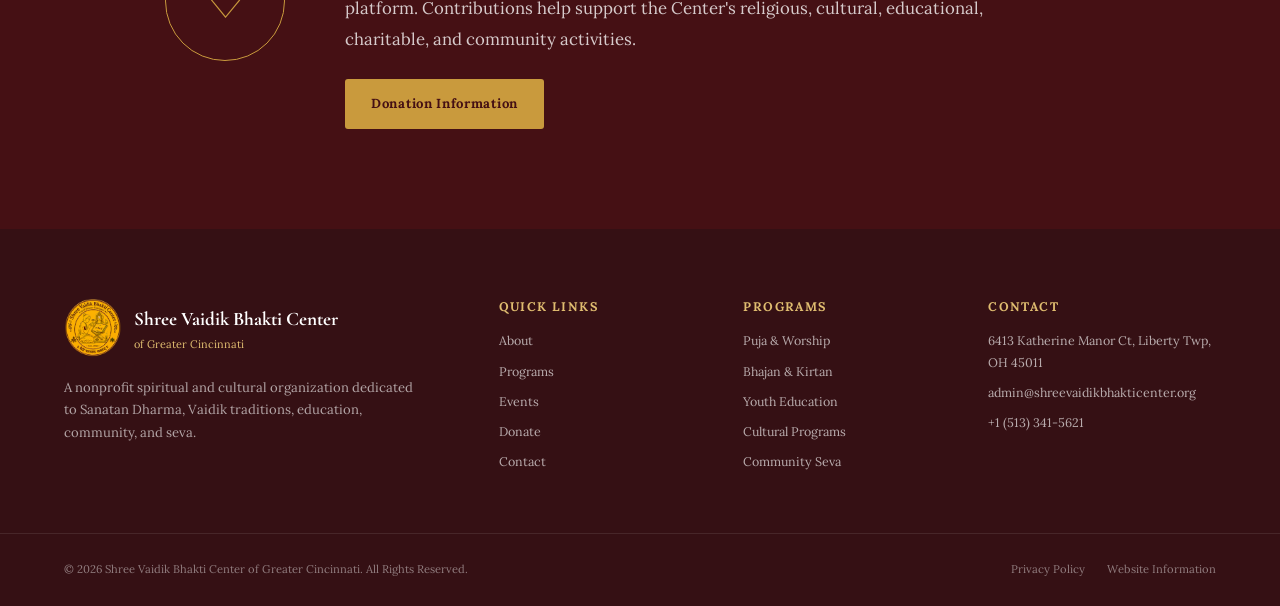
<file: website-info.html>
<!DOCTYPE html>
<html lang="en">
<head>
  <meta charset="UTF-8">
  <meta name="viewport" content="width=device-width, initial-scale=1.0">

  <title>Website & Organization Information | Shree Vaidik Bhakti Center of Greater Cincinnati</title>

  <meta
    name="description"
    content="Official website and organization information for Shree Vaidik Bhakti Center of Greater Cincinnati."
  >

  <link rel="preconnect" href="https://fonts.googleapis.com">
  <link rel="preconnect" href="https://fonts.gstatic.com" crossorigin>

  <link
    href="https://fonts.googleapis.com/css2?family=Cormorant+Garamond:wght@500;600;700&family=Inter:wght@400;500;600;700&family=Lora:wght@400;500;600;700&display=swap"
    rel="stylesheet"
  >

  <link rel="stylesheet" href="style.css">
  <link rel="icon" type="image/png" href="./images/logo.png">
</head>

<body>

  <!-- HEADER -->
  <header class="site-header">

    <div class="container nav-container">

      <a href="index.html" class="brand" aria-label="Shree Vaidik Bhakti Center Home">

        <img
          src="images/logo.png"
          alt="Shree Vaidik Bhakti Center of Greater Cincinnati"
          class="site-logo"
        >

        <div class="brand-text">
          <span class="brand-name">Shree Vaidik Bhakti Center</span>
          <span class="brand-location">of Greater Cincinnati</span>
        </div>

      </a>

      <nav class="desktop-nav" aria-label="Main navigation">
        <a href="about.html">About</a>
        <a href="programs.html">Programs</a>
        <a href="events.html">Events</a>
        <a href="donate.html" class="nav-donate">Donate</a>
        <a href="contact.html">Contact</a>

            <!--
            LANGUAGE SWITCHER - DISABLED FOR NOW
            Uncomment this block when Nepali language support is added.

            <button class="language-button" type="button">
            English <span>|</span> नेपाली
            </button>
            -->
      </nav>

      <button
        class="menu-toggle"
        id="menuToggle"
        aria-label="Open navigation menu"
        aria-expanded="false"
      >
        <span></span>
        <span></span>
        <span></span>
      </button>

    </div>

    <nav class="mobile-nav" id="mobileNav">
      <a href="about.html">About</a>
      <a href="programs.html">Programs</a>
      <a href="events.html">Events</a>
      <a href="donate.html">Donate</a>
      <a href="contact.html">Contact</a>

            <!--
            LANGUAGE SWITCHER - DISABLED FOR NOW
            Uncomment this block when Nepali language support is added.

            <button class="mobile-language" type="button">
            English | नेपाली
            </button>
            -->
    </nav>

  </header>


  <main>

    <!-- HERO -->
    <section class="page-hero">

      <div class="page-hero-overlay"></div>

      <div class="container page-hero-content">

        <p class="section-label gold-label">
          Official Information
        </p>

        <h1>Website & Organization Information</h1>

        <div class="gold-divider"></div>

        <p>
          Official organizational and website information for
          Shree Vaidik Bhakti Center of Greater Cincinnati.
        </p>

      </div>

    </section>


    <!-- ORGANIZATION INFORMATION -->
    <section class="section website-info-section">

      <div class="container website-info-container">

        <div class="section-heading centered">

          <p class="section-label">
            Organization Information
          </p>

          <h2>Shree Vaidik Bhakti Center of Greater Cincinnati</h2>

          <div class="small-gold-divider center-divider"></div>

          <p class="section-intro">
            Shree Vaidik Bhakti Center of Greater Cincinnati is
            organized to serve religious, cultural, educational,
            charitable, and community purposes.
          </p>

        </div>


        <div class="website-details-card">

          <div class="website-detail-row">
            <span>Legal Name</span>
            <strong>
              Shree Vaidik Bhakti Center of Greater Cincinnati
            </strong>
          </div>

          <div class="website-detail-row">
            <span>Organization Type</span>
            <strong>
              Nonprofit Religious, Cultural, Educational & Charitable Organization
            </strong>
          </div>

          <div class="website-detail-row">
            <span>State of Formation</span>
            <strong>Ohio</strong>
          </div>

          <div class="website-detail-row">
            <span>Established</span>
            <strong>2026</strong>
          </div>

          <div class="website-detail-row">
            <span>EIN / Federal Tax ID</span>
            <strong data-org-ein></strong>
          </div>

          <div class="website-detail-row">
            <span>Physical Address</span>
            <strong data-org-address></strong>
          </div>

          <div class="website-detail-row">
            <span>Official Website</span>
            <strong>shreevaidikbhakticenter.org</strong>
          </div>

          <div class="website-detail-row">
            <span>Official Email</span>
            <strong>
              <a data-org-email href="#"></a>
            </strong>
          </div>

          <div class="website-detail-row">
            <span>Phone</span>
            <strong>
              <a data-org-phone href="#"></a>
            </strong>
          </div>

        </div>

      </div>

    </section>


    <!-- MISSION -->
    <section class="section website-mission-section">

      <div class="container website-info-container">

        <div class="section-heading centered">

          <p class="section-label">
            Our Mission
          </p>

          <h2>Faith, Culture, Education & Seva</h2>

          <div class="small-gold-divider center-divider"></div>

        </div>

        <div class="website-mission-card">

          <div class="website-mission-symbol">
            ॐ
          </div>

          <p>
            Our mission is to preserve and promote Sanatan Dharma
            and Vaidik traditions while providing opportunities
            for spiritual growth, religious and cultural education,
            community service, and meaningful participation for
            individuals and families in the Greater Cincinnati
            community.
          </p>

          <p>
            Through worship, education, cultural programs,
            celebrations, youth activities, and seva, the Center
            seeks to strengthen community connections while
            encouraging unity, inclusiveness, and respect.
          </p>

        </div>

      </div>

    </section>


    <!-- WEBSITE OWNERSHIP -->
    <section class="section website-ownership-section">

      <div class="container website-info-container">

        <div class="website-ownership-card">

          <p class="section-label">
            Official Website
          </p>

          <h2>Website Ownership</h2>

          <div class="small-gold-divider"></div>

          <p>
            This website, shreevaidikbhakticenter.org, is the
            official website of Shree Vaidik Bhakti Center of
            Greater Cincinnati.
          </p>

          <p>
            The website is maintained for the purpose of providing
            information about the organization, its mission,
            religious and cultural programs, community activities,
            events, volunteer opportunities, and ways to support
            the organization's activities.
          </p>

          <p>
            For questions concerning this website or the
            organization, please contact us at
            <a data-org-email href="#"></a>.
          </p>

        </div>

      </div>

    </section>


    <!-- DONATIONS -->
    <section class="section website-donation-info">

      <div class="container website-info-container">

        <div class="website-donation-card">

          <div class="website-donation-icon">♡</div>

          <div>

            <p class="section-label gold-label">
              Donations
            </p>

            <h2>Supporting Our Mission</h2>

            <p>
              Online donations made through this website are
              processed using Zeffy's donation platform.
              Contributions help support the Center's religious,
              cultural, educational, charitable, and community
              activities.
            </p>

            <a href="donate.html" class="btn btn-gold">
              Donation Information
            </a>

          </div>

        </div>

      </div>

    </section>

  </main>


  <!-- FOOTER -->
  <footer class="site-footer">

    <div class="container footer-grid">

      <div class="footer-about">

        <a href="index.html" class="footer-brand">

          <img
            src="images/logo.png"
            alt="Shree Vaidik Bhakti Center logo"
          >

          <div>
            <strong>Shree Vaidik Bhakti Center</strong>
            <span>of Greater Cincinnati</span>
          </div>

        </a>

        <p>
          A nonprofit spiritual and cultural organization dedicated
          to Sanatan Dharma, Vaidik traditions, education,
          community, and seva.
        </p>

      </div>


      <div class="footer-column">

        <h3>Quick Links</h3>

        <a href="about.html">About</a>
        <a href="programs.html">Programs</a>
        <a href="events.html">Events</a>
        <a href="donate.html">Donate</a>
        <a href="contact.html">Contact</a>

      </div>


      <div class="footer-column">

        <h3>Programs</h3>

        <a href="programs.html">Puja & Worship</a>
        <a href="programs.html">Bhajan & Kirtan</a>
        <a href="programs.html">Youth Education</a>
        <a href="programs.html">Cultural Programs</a>
        <a href="programs.html">Community Seva</a>

      </div>


      <div class="footer-column">

        <h3>Contact</h3>

        <p data-org-address></p>

        <p>
          <a data-org-email href="#"></a>
        </p>

        <p>
          <a data-org-phone href="#"></a>
        </p>

      </div>

    </div>


    <div class="footer-bottom">

      <div class="container footer-bottom-inner">

        <p>
          © 2026 Shree Vaidik Bhakti Center of Greater Cincinnati.
          All Rights Reserved.
        </p>

        <div class="footer-legal">
            <a href="./privacy.html">Privacy Policy</a>
            <a href="./website-info.html">Website Information</a>
          </div>

      </div>

    </div>

  </footer>


  <script src="script.js"></script>

</body>
</html>
</file>
<file: style.css>
/* =========================================================
   SHREE VAIDIK BHAKTI CENTER OF GREATER CINCINNATI
   Main Website Styles
========================================================= */

:root {
    --maroon: #68151d;
    --maroon-dark: #451014;
    --maroon-light: #85252d;
    --gold: #c99a3d;
    --gold-light: #e0bd70;
    --cream: #faf6ed;
    --cream-dark: #f2eadb;
    --white: #ffffff;
    --text: #332b27;
    --text-light: #716761;
    --border: #e6dccb;
  
    --heading-font: "Cormorant Garamond", Georgia, serif;
    --body-font: "Lora", Georgia, serif;

    --shadow:
      0 12px 35px rgba(69, 16, 20, 0.09);
  
    --transition: 0.3s ease;
  }
  
  
  /* =========================================================
     RESET
  ========================================================= */
  
  * {
    box-sizing: border-box;
    margin: 0;
    padding: 0;
  }
  
  html {
    scroll-behavior: smooth;
  }
  
body {
  font-family: var(--body-font);
  font-size: 1.05rem;
  color: var(--text);
  background: var(--white);
  line-height: 1.7;
  overflow-x: hidden;
}
  
  img {
    display: block;
    max-width: 100%;
  }
  
  a {
    color: inherit;
    text-decoration: none;
  }
  
  button,
  input,
  textarea,
  select {
    font: inherit;
  }
  
  button {
    cursor: pointer;
  }
  
  
  /* =========================================================
     GENERAL
  ========================================================= */
  
  .container {
    width: min(1180px, 90%);
    margin: 0 auto;
  }
  
  .narrow-container {
    width: min(1050px, 90%);
    margin: 0 auto;
  }
  
  .section {
    padding: 100px 0;
  }
  
  .section-label {
    margin-bottom: 10px;
    color: var(--gold);
    font-size: 0.78rem;
    font-weight: 700;
    letter-spacing: 2.5px;
    text-transform: uppercase;
  }
  
  h1,
  h2,
  h3 {
    font-family: var(--heading-font);
    line-height: 1.15;
  }
  
  h2 {
    color: var(--maroon);
    font-size: clamp(2.3rem, 4vw, 3.6rem);
    font-weight: 600;
  }
  
  h2 span {
    display: block;
  }
  
  p {
    color: var(--text-light);
  }
  
  .centered {
    text-align: center;
  }
  
  .section-heading {
    max-width: 760px;
    margin: 0 auto 55px;
  }
  
  .section-intro {
    margin-top: 22px;
    font-size: 1rem;
    line-height: 1.85;
  }
  
  .small-gold-divider {
    width: 55px;
    height: 2px;
    margin: 22px 0 28px;
    background: var(--gold);
  }
  
  .center-divider {
    margin-left: auto;
    margin-right: auto;
  }
  
  .gold-divider {
    width: 85px;
    height: 2px;
    margin: 25px auto;
    background: var(--gold);
  }
  
  .center-button {
    margin-top: 48px;
    text-align: center;
  }
  
  
  /* =========================================================
     BUTTONS
  ========================================================= */
  
  .btn {
    display: inline-flex;
    align-items: center;
    justify-content: center;
    min-height: 50px;
    padding: 13px 25px;
    border: 1px solid transparent;
    border-radius: 3px;
  
    font-size: 0.82rem;
    font-weight: 700;
    letter-spacing: 0.7px;
  
    transition:
      transform var(--transition),
      background var(--transition),
      border-color var(--transition),
      color var(--transition);
  }
  
  .btn:hover {
    transform: translateY(-2px);
  }
  
  .btn-gold {
    color: var(--maroon-dark);
    background: var(--gold);
  }
  
  .btn-gold:hover {
    background: var(--gold-light);
  }
  
  .btn-maroon {
    color: var(--white);
    background: var(--maroon);
  }
  
  .btn-maroon:hover {
    background: var(--maroon-dark);
  }
  
  .btn-outline-light {
    color: var(--white);
    border-color: rgba(255, 255, 255, 0.7);
    background: transparent;
  }
  
  .btn-outline-light:hover {
    color: var(--maroon);
    background: var(--white);
    border-color: var(--white);
  }
  
  .text-link {
    display: inline-flex;
    gap: 8px;
    align-items: center;
  
    margin-top: 10px;
  
    color: var(--maroon);
    font-size: 0.9rem;
    font-weight: 700;
  }
  
  .text-link span {
    color: var(--gold);
    transition: transform var(--transition);
  }
  
  .text-link:hover span {
    transform: translateX(5px);
  }
  
  
  /* =========================================================
     HEADER
  ========================================================= */
  
  .site-header {
    position: sticky;
    z-index: 1000;
    top: 0;
  
    width: 100%;
  
    background: rgba(255, 255, 255, 0.88);
    border-bottom: 1px solid rgba(201, 154, 61, 0.2);
    box-shadow: 0 3px 18px rgba(0, 0, 0, 0.04);
    backdrop-filter: blur(10px);
    -webkit-backdrop-filter: blur(10px);
  }
  
  .nav-container {
    display: flex;
    align-items: center;
    justify-content: space-between;
    min-height: 86px;
  }
  
  .brand {
    display: flex;
    gap: 12px;
    align-items: center;
  }
  
  .site-logo {
    width: 80px;
    height: 80px;
    object-fit: contain;
  
    position: relative;
    bottom: 0px;
    z-index: 10;

    filter: drop-shadow(0 3px 5px rgba(0, 0, 0, 0.25));

  }
  
  .brand-text {
    display: flex;
    flex-direction: column;
  }
  
  .brand-name {
    color: var(--maroon);
    font-family: var(--heading-font);
    font-size: 2rem;
    font-weight: 700;
    line-height: 1.05;
    text-shadow: 0 2px 3px rgba(0, 0, 0, 0.18);
  }
  
  .brand-location {
    margin-top: 4px;
  
    color: var(--gold);
    font-size: .90rem;
    font-weight: 600;
    letter-spacing: 1.3px;
    text-transform: uppercase;
  }
  
  .desktop-nav {
    display: flex;
    gap: 29px;
    align-items: center;
  }
  
  .desktop-nav > a {
    position: relative;
  
    color: #4b403b;
    font-family: "Cormorant Garamond", serif;
    font-size: 1.08rem;
    font-weight: 600;
    letter-spacing: 0.4px;
  }
  
  .desktop-nav > a:not(.nav-donate)::after {
    content: "";
  
    position: absolute;
    right: 0;
    bottom: -7px;
    left: 0;
  
    height: 2px;
  
    background: var(--gold);
  
    transform: scaleX(0);
    transform-origin: center;
  
    transition: transform var(--transition);
  }
  
  .desktop-nav > a:hover::after {
    transform: scaleX(1);
  }
  
  .nav-donate {
    padding: 10px 18px;
  
    color: var(--white) !important;
    background: var(--maroon);
    border-radius: 3px;
  
    transition: background var(--transition);
  }
  
  .nav-donate:hover {
    background: var(--maroon-dark);
  }
  
  .language-button,
  .mobile-language {
    color: var(--maroon);
    background: transparent;
    border: 0;
  
    font-size: 0.75rem;
    font-weight: 600;
  }
  
  .language-button span {
    margin: 0 4px;
    color: var(--gold);
  }
  
  
  /* =========================================================
     MOBILE NAVIGATION
  ========================================================= */
  
  .menu-toggle {
    display: none;
    flex-direction: column;
    gap: 5px;
  
    padding: 7px;
  
    background: transparent;
    border: 0;
  }
  
  .menu-toggle span {
    display: block;
  
    width: 25px;
    height: 2px;
  
    background: var(--maroon);
  
    transition: var(--transition);
  }
  
  .mobile-nav {
    display: none;
  }
  
  
  /* =========================================================
     HERO
  ========================================================= */
  
  .hero {
    position: relative;
  
    display: flex;
    align-items: center;
  
    min-height: 680px;
  
    overflow: hidden;
  
    background:
      linear-gradient(
        rgba(50, 8, 12, 0.72),
        rgba(65, 10, 15, 0.72)
      ),
      url("images/hero.png") center/cover no-repeat;
  }
  
  .hero-overlay {
    position: absolute;
    inset: 0;
  
    background:
      radial-gradient(
        circle at center,
        rgba(201, 154, 61, 0.09),
        transparent 50%
      );
  }
  
  .hero-content {
    position: relative;
    z-index: 2;
  
    max-width: 900px;
  
    padding: 80px 0;
  
    text-align: center;
  }
  
  .hero-eyebrow {
    margin-bottom: 17px;
  
    color: var(--gold-light);
  
    font-size: 0.78rem;
    font-weight: 700;
    letter-spacing: 3.5px;
    text-transform: uppercase;
  }
  
  .hero h1 {
    color: var(--white);
  
    font-size: clamp(3rem, 6vw, 5.3rem);
    font-weight: 600;
  
    text-shadow: 0 4px 18px rgba(0, 0, 0, 0.25);
  }
  
  .hero h1 span {
    display: block;
  
    margin-top: 8px;
  
    color: var(--gold-light);
  
    font-size: 0.58em;
    font-weight: 500;
  }
  
  .hero-description {
    max-width: 720px;
    margin: 0 auto;
  
    color: rgba(255, 255, 255, 0.88);
  
    font-family: var(--heading-font);
    font-size: 1.25rem;
    line-height: 1.7;
  }
  
  .hero-buttons {
    display: flex;
    flex-wrap: wrap;
    gap: 13px;
    justify-content: center;
  
    margin-top: 35px;
  }
  
  .hero-bottom-decoration {
    position: absolute;
    right: 0;
    bottom: 0;
    left: 0;
  
    height: 5px;
  
    background:
      linear-gradient(
        90deg,
        transparent,
        var(--gold),
        transparent
      );
  }
  
  
  /* =========================================================
     WELCOME
  ========================================================= */
  
  .welcome-section {
    background: var(--white);
  }
  
  .two-column {
    display: grid;
    grid-template-columns: 1fr 1fr;
    gap: 80px;
    align-items: center;
  }
  
  .section-image {
    position: relative;
  
    display: flex;
    align-items: center;
    justify-content: center;
  
    min-height: 420px;
    padding: 40px;
  
    overflow: hidden;
  
    background: var(--cream);
    border: 1px solid var(--border);
    border-radius: 4px;
  }
  
  .section-image::before {
    content: "";
  
    position: absolute;
    top: 18px;
    right: 18px;
    bottom: 18px;
    left: 18px;
  
    pointer-events: none;
  
    border: 1px solid rgba(201, 154, 61, 0.32);
  }
  
  .section-image img {
    position: relative;
    z-index: 2;
  
    max-width: 85%;
    max-height: 340px;
  
    object-fit: contain;
  }
  
  .section-content h2 {
    margin-bottom: 0;
  }
  
  .section-content p {
    margin-bottom: 20px;
    line-height: 1.9;
  }
  
  
  /* =========================================================
     MISSION
  ========================================================= */
  
  .mission-section {
    position: relative;
  
    background: var(--cream);
  }
  
  .mission-grid {
    display: grid;
    grid-template-columns: repeat(4, 1fr);
    gap: 22px;
  }
  
  .mission-card {
    padding: 38px 25px;
  
    text-align: center;
  
    background: var(--white);
    border: 1px solid var(--border);
    border-radius: 4px;
  
    transition:
      transform var(--transition),
      box-shadow var(--transition),
      border-color var(--transition);
  }
  
  .mission-card:hover {
    transform: translateY(-7px);
  
    border-color: rgba(201, 154, 61, 0.55);
    box-shadow: var(--shadow);
  }
  
  .card-icon {
    display: flex;
    align-items: center;
    justify-content: center;
  
    width: 65px;
    height: 65px;
    margin: 0 auto 22px;
  
    color: var(--gold);
  
    background: var(--cream);
    border: 1px solid rgba(201, 154, 61, 0.35);
    border-radius: 50%;
  
    font-family: var(--heading-font);
    font-size: 1.7rem;
  }
  
  .mission-card h3 {
    margin-bottom: 14px;
  
    color: var(--maroon);
  
    font-size: 1.5rem;
  }
  
  .mission-card p {
    font-size: 0.88rem;
    line-height: 1.75;
  }
  
  
  /* =========================================================
     PROGRAMS
  ========================================================= */
  
  .programs-section {
    background: var(--white);
  }
  
  .program-grid {
    display: grid;
    grid-template-columns: repeat(3, 1fr);
    gap: 25px;
  }
  
  .program-card {
    position: relative;
  
    padding: 38px 30px;
  
    overflow: hidden;
  
    background: var(--cream);
    border: 1px solid var(--border);
    border-radius: 4px;
  
    transition:
      transform var(--transition),
      box-shadow var(--transition);
  }
  
  .program-card::after {
    content: "";
  
    position: absolute;
    right: 0;
    bottom: 0;
    left: 0;
  
    height: 3px;
  
    background: var(--gold);
  
    transform: scaleX(0);
    transform-origin: left;
  
    transition: transform var(--transition);
  }
  
  .program-card:hover {
    transform: translateY(-6px);
    box-shadow: var(--shadow);
  }
  
  .program-card:hover::after {
    transform: scaleX(1);
  }
  
  .program-icon {
    margin-bottom: 18px;
  
    font-size: 2rem;
  }
  
  .program-card h3 {
    margin-bottom: 13px;
  
    color: var(--maroon);
  
    font-size: 1.45rem;
  }
  
  .program-card p {
    font-size: 0.9rem;
  }
  
  
  /* =========================================================
     EVENTS
  ========================================================= */
  
  .events-section {
    background:
      linear-gradient(
        rgba(68, 11, 16, 0.97),
        rgba(68, 11, 16, 0.97)
      );
  }
  
  .light-heading h2 {
    color: var(--white);
  }
  
  .light-heading .section-intro {
    color: rgba(255, 255, 255, 0.72);
  }
  
  .gold-label {
    color: var(--gold-light);
  }
  
  .event-grid {
    display: grid;
    grid-template-columns: repeat(3, 1fr);
    gap: 25px;
  }
  
  .event-card {
    overflow: hidden;
  
    background: var(--white);
    border-radius: 4px;
  
    box-shadow: 0 10px 35px rgba(0, 0, 0, 0.14);
  }
  
  .event-date {
    display: flex;
    flex-direction: column;
    align-items: center;
  
    padding: 20px;
  
    color: var(--maroon);
  
    background: var(--gold-light);
  
    text-align: center;
  }
  
  .event-month {
    font-size: 0.67rem;
    font-weight: 800;
    letter-spacing: 1.7px;
    text-transform: uppercase;
  }
  
  .event-day {
    margin-top: 2px;
  
    font-family: var(--heading-font);
    font-size: 1.65rem;
    font-weight: 700;
  }
  
  .event-content {
    padding: 28px;
  }
  
  .event-content h3 {
    margin-bottom: 8px;
  
    color: var(--maroon);
  
    font-size: 1.45rem;
  }
  
  .event-meta {
    margin-bottom: 15px;
  
    color: var(--gold);
  
    font-size: 0.76rem;
    font-weight: 700;
  }
  
  .event-content > p:not(.event-meta) {
    margin-bottom: 20px;
  
    font-size: 0.88rem;
  }
  
  .event-content a {
    color: var(--maroon);
  
    font-size: 0.82rem;
    font-weight: 700;
  }
  
  
  /* =========================================================
     SEVA
  ========================================================= */
  
  .seva-section {
    background: var(--cream);
  }
  
  .seva-image {
    background: var(--white);
  }
  
  
  /* =========================================================
     VALUES
  ========================================================= */
  
  .values-section {
    padding: 65px 0;
  
    background: var(--white);
    border-top: 1px solid var(--border);
    border-bottom: 1px solid var(--border);
  }
  
  .values-grid {
    display: grid;
    grid-template-columns: repeat(5, 1fr);
  }
  
  .value-item {
    position: relative;
  
    padding: 20px 28px;
  
    text-align: center;
  }
  
  .value-item:not(:last-child)::after {
    content: "";
  
    position: absolute;
    top: 15%;
    right: 0;
  
    width: 1px;
    height: 70%;
  
    background: var(--border);
  }
  
  .value-item > span {
    display: block;
  
    margin-bottom: 10px;
  
    color: var(--gold);
  
    font-size: 1.6rem;
  }
  
  .value-item h3 {
    margin-bottom: 7px;
  
    color: var(--maroon);
  
    font-size: 1.4rem;
  }
  
  .value-item p {
    font-size: 0.78rem;
  }
  
  
  /* =========================================================
     DONATION CTA
  ========================================================= */
  
  .donation-cta {
    position: relative;
  
    padding: 105px 0;
  
    overflow: hidden;
  
    background:
      linear-gradient(
        rgba(55, 8, 13, 0.92),
        rgba(82, 14, 20, 0.92)
      ),
      url("images/hero.png") center/cover no-repeat;
  }
  
  .donation-overlay {
    position: absolute;
    inset: 0;
  
    background:
      radial-gradient(
        circle,
        rgba(201, 154, 61, 0.08),
        transparent 60%
      );
  }
  
  .donation-content {
    position: relative;
    z-index: 2;
  
    max-width: 730px;
  
    text-align: center;
  }
  
  .donation-content h2 {
    color: var(--white);
  }
  
  .donation-content p:not(.section-label) {
    margin: 0 auto 30px;
  
    color: rgba(255, 255, 255, 0.8);
  
    line-height: 1.9;
  }
  
  
  /* =========================================================
     CONTACT PREVIEW
  ========================================================= */
  
  .contact-preview {
    background: var(--cream);
  }
  
  .contact-cards {
    display: grid;
    grid-template-columns: repeat(3, 1fr);
    gap: 25px;
  
    max-width: 950px;
    margin: 0 auto;
  }
  
  .contact-card {
    padding: 35px 25px;
  
    text-align: center;
  
    background: var(--white);
    border: 1px solid var(--border);
  }
  
  .contact-icon {
    display: block;
  
    margin-bottom: 14px;
  
    color: var(--gold);
  
    font-size: 1.8rem;
  }
  
  .contact-card h3 {
    margin-bottom: 8px;
  
    color: var(--maroon);
  
    font-size: 1.4rem;
  }
  
  .contact-card p {
    font-size: 0.82rem;
  }
  
  
  /* =========================================================
     FOOTER
  ========================================================= */
  
  .site-footer {
    color: rgba(255, 255, 255, 0.7);
    background: #351014;
    font-size: 2rem;
  }
  
  .footer-grid {
    display: grid;
    grid-template-columns: 2fr 1fr 1fr 1.2fr;
    gap: 55px;
  
    padding-top: 70px;
    padding-bottom: 60px;
  }
  
  .footer-brand {
    display: flex;
    gap: 12px;
    align-items: center;
  
    margin-bottom: 20px;
  }
  
  .footer-brand img {
    width: 58px;
    height: 58px;
  
    object-fit: contain;
  }
  
  .footer-brand div {
    display: flex;
    flex-direction: column;
  }
  
  .footer-brand strong {
    color: var(--white);
  
    font-family: var(--heading-font);
    font-size: 1.2rem;
  }
  
  .footer-brand span {
    color: var(--gold-light);
  
    font-size: 0.68rem;
  }
  
  .footer-about p {
    max-width: 350px;
  
    color: rgba(255, 255, 255, 0.62);
  
    font-size: 0.82rem;
  }
  
  .footer-column {
    display: flex;
    flex-direction: column;
    gap: 9px;
  }
  
  .footer-column h3 {
    margin-bottom: 8px;
  
    color: var(--gold-light);
  
    font-family: var(--body-font);
    font-size: 0.78rem;
    font-weight: 700;
    letter-spacing: 1.4px;
    text-transform: uppercase;
  }
  
  .footer-column a,
  .footer-column p {
    color: rgba(255, 255, 255, 0.65);
  
    font-size: 0.78rem;
  
    transition: color var(--transition);
  }
  
  .footer-column a:hover {
    color: var(--gold-light);
  }
  
  .footer-bottom {
    border-top: 1px solid rgba(255, 255, 255, 0.09);
  }
  
  .footer-bottom-inner {
    display: flex;
    align-items: center;
    justify-content: space-between;
  
    min-height: 72px;
  }
  
  .footer-bottom p,
  .footer-legal a {
    color: rgba(255, 255, 255, 0.45);
  
    font-size: 0.7rem;
  }
  
  .footer-legal {
    display: flex;
    gap: 22px;
  }
  
  .footer-legal a:hover {
    color: var(--gold-light);
  }
  
  
  /* =========================================================
     TABLET
  ========================================================= */
  
  @media (max-width: 1000px) {
  
    .desktop-nav {
      display: none;
    }
  
    .menu-toggle {
      display: flex;
    }
  
    .mobile-nav {
      position: absolute;
      top: 86px;
      right: 0;
      left: 0;
  
      flex-direction: column;
  
      padding: 12px 5% 25px;
  
      background: var(--white);
      border-bottom: 1px solid var(--border);
      box-shadow: 0 12px 20px rgba(0, 0, 0, 0.08);
    }
  
    .mobile-nav.active {
      display: flex;
    }
  
    .mobile-nav a,
    .mobile-language {
      padding: 13px 5px;
  
      color: var(--maroon);
  
      border-bottom: 1px solid var(--border);
  
      font-size: 0.85rem;
      font-weight: 600;
  
      text-align: left;
    }
  
    .two-column {
      gap: 45px;
    }
  
    .mission-grid {
      grid-template-columns: repeat(2, 1fr);
    }
  
    .program-grid {
      grid-template-columns: repeat(2, 1fr);
    }
  
    .event-grid {
      grid-template-columns: 1fr;
      max-width: 680px;
      margin: 0 auto;
    }
  
    .values-grid {
      grid-template-columns: repeat(3, 1fr);
    }
  
    .value-item::after {
      display: none;
    }
  
    .footer-grid {
      grid-template-columns: 2fr 1fr 1fr;
    }
  
    .footer-column:last-child {
      grid-column: 1 / -1;
    }
  }
  
  
  /* =========================================================
     MOBILE
  ========================================================= */
  
  @media (max-width: 700px) {
  
    .section {
      padding: 75px 0;
    }
  
    .nav-container {
      min-height: 74px;
    }
  
    .site-logo {
      width: 50px;
      height: 50px;
    }
  
    .brand-name {
      font-size: 1rem;
    }
  
    .brand-location {
      font-size: 0.53rem;
    }
  
    .mobile-nav {
      top: 74px;
    }
  
    .hero {
      min-height: 650px;
    }
  
    .hero-content {
      padding: 70px 0;
    }
  
    .hero h1 {
      font-size: clamp(2.6rem, 12vw, 4rem);
    }
  
    .hero-description {
      font-size: 1.08rem;
    }
  
    .hero-buttons {
      flex-direction: column;
      align-items: center;
    }
  
    .hero-buttons .btn {
      width: min(310px, 100%);
    }
  
    .two-column {
      grid-template-columns: 1fr;
    }
  
    .section-image {
      min-height: 330px;
    }
  
    .reverse-mobile .section-content {
      order: 2;
    }
  
    .reverse-mobile .section-image {
      order: 1;
    }
  
    .mission-grid,
    .program-grid,
    .contact-cards {
      grid-template-columns: 1fr;
    }
  
    .values-grid {
      grid-template-columns: 1fr 1fr;
    }
  
    .footer-grid {
      grid-template-columns: 1fr;
      gap: 35px;
    }
  
    .footer-column:last-child {
      grid-column: auto;
    }
  
    .footer-bottom-inner {
      flex-direction: column;
      gap: 12px;
  
      padding: 20px 0;
  
      text-align: center;
    }
  }
  
  
  /* =========================================================
     SMALL MOBILE
  ========================================================= */
  
  @media (max-width: 430px) {
  
    .container,
    .narrow-container {
      width: 92%;
    }
  
    .brand-text {
      max-width: 210px;
    }
  
    .hero {
      min-height: 620px;
    }
  
    .values-grid {
      grid-template-columns: 1fr;
    }
  
    .value-item {
      padding: 18px;
    }
  
    .section-image {
      min-height: 280px;
    }
  }

  /* =========================================================
   INNER PAGE HERO
========================================================= */

.page-hero {
    position: relative;
  
    display: flex;
    align-items: center;
  
    min-height: 390px;
  
    overflow: hidden;
  
    background:
      linear-gradient(
        rgba(55, 8, 13, 0.86),
        rgba(74, 12, 18, 0.88)
      ),
      url("images/hero.png") center/cover no-repeat;
  }
  
  .page-hero-overlay {
    position: absolute;
    inset: 0;
  
    background:
      radial-gradient(
        circle at center,
        rgba(201, 154, 61, 0.1),
        transparent 55%
      );
  }
  
  .page-hero-content {
    position: relative;
    z-index: 2;
  
    max-width: 800px;
  
    padding: 70px 0;
  
    text-align: center;
  }
  
  .page-hero h1 {
    color: var(--white);
  
    font-size: clamp(3rem, 6vw, 4.8rem);
    font-weight: 600;
  }
  
  .page-hero-content > p:last-child {
    max-width: 680px;
    margin: 0 auto;
  
    color: rgba(255, 255, 255, 0.82);
  
    font-family: var(--heading-font);
    font-size: 1.2rem;
    line-height: 1.7;
  }
  
  
  /* =========================================================
     ACTIVE NAVIGATION
  ========================================================= */
  
  .desktop-nav .active-nav {
    color: var(--maroon);
  }
  
  .desktop-nav .active-nav::after {
    transform: scaleX(1) !important;
  }
  
  
  /* =========================================================
     ABOUT INTRO
  ========================================================= */
  
  .about-intro-grid {
    display: grid;
    grid-template-columns: 0.85fr 1.15fr;
    gap: 85px;
    align-items: center;
  }
  
  .about-symbol {
    position: relative;
  
    display: flex;
    align-items: center;
    justify-content: center;
  
    min-height: 450px;
  
    background: var(--cream);
    border: 1px solid var(--border);
  }
  
  .about-symbol::before {
    content: "";
  
    position: absolute;
    inset: 20px;
  
    border: 1px solid rgba(201, 154, 61, 0.35);
  }
  
  .about-symbol::after {
    content: "";
  
    position: absolute;
  
    width: 260px;
    height: 260px;
  
    border: 1px solid rgba(201, 154, 61, 0.18);
    border-radius: 50%;
  }
  
  .about-symbol img {
    position: relative;
    z-index: 3;
  
    max-width: 72%;
    max-height: 310px;
  
    object-fit: contain;
  }
  
  
  /* =========================================================
     MISSION & VISION
  ========================================================= */
  
  .mission-vision-section {
    background: var(--cream);
  }
  
  .mission-vision-grid {
    display: grid;
    grid-template-columns: 1fr 1fr;
    gap: 30px;
  }
  
  .large-info-card {
    position: relative;
  
    padding: 50px;
  
    overflow: hidden;
  
    background: var(--white);
    border: 1px solid var(--border);
  }
  
  .large-info-card::after {
    content: "";
  
    position: absolute;
    right: 0;
    bottom: 0;
    left: 0;
  
    height: 3px;
  
    background: var(--gold);
  }
  
  .large-card-symbol {
    display: flex;
    align-items: center;
    justify-content: center;
  
    width: 70px;
    height: 70px;
  
    margin-bottom: 28px;
  
    color: var(--gold);
  
    background: var(--cream);
  
    border: 1px solid rgba(201, 154, 61, 0.35);
    border-radius: 50%;
  
    font-family: var(--heading-font);
    font-size: 1.9rem;
  }
  
  .large-info-card h2 {
    font-size: 2.1rem;
  }
  
  .large-info-card > p:last-child,
  .large-info-card > p:nth-last-child(2) {
    margin-bottom: 17px;
  }
  
  
  /* =========================================================
     ABOUT VALUES
  ========================================================= */
  
  .about-values-section {
    background: var(--white);
  }
  
  .about-values-grid {
    display: grid;
    grid-template-columns: repeat(3, 1fr);
    gap: 25px;
  }
  
  .about-value-card {
    padding: 38px 30px;
  
    text-align: center;
  
    background: var(--cream);
  
    border: 1px solid var(--border);
  
    transition:
      transform var(--transition),
      box-shadow var(--transition),
      border-color var(--transition);
  }
  
  .about-value-card:hover {
    transform: translateY(-6px);
  
    border-color: rgba(201, 154, 61, 0.55);
  
    box-shadow: var(--shadow);
  }
  
  .about-value-icon {
    display: flex;
    align-items: center;
    justify-content: center;
  
    width: 62px;
    height: 62px;
  
    margin: 0 auto 20px;
  
    color: var(--gold);
  
    background: var(--white);
  
    border: 1px solid rgba(201, 154, 61, 0.35);
    border-radius: 50%;
  
    font-size: 1.6rem;
  }
  
  .about-value-card h3 {
    margin-bottom: 12px;
  
    color: var(--maroon);
  
    font-size: 1.5rem;
  }
  
  .about-value-card p {
    font-size: 0.87rem;
  }
  
  
  /* =========================================================
     DHARMA SECTION
  ========================================================= */
  
  .dharma-section {
    position: relative;
  
    background: var(--maroon-dark);
  }
  
  .dharma-content {
    max-width: 850px;
  
    text-align: center;
  }
  
  .dharma-content h2 {
    color: var(--white);
  }
  
  .dharma-content > p:not(.section-label) {
    max-width: 780px;
  
    margin: 0 auto 18px;
  
    color: rgba(255, 255, 255, 0.76);
  
    line-height: 1.9;
  }
  
  
  /* =========================================================
     COMMUNITY PILLARS
  ========================================================= */
  
  .community-pillars-section {
    background: var(--cream);
  }
  
  .pillar-grid {
    display: grid;
    grid-template-columns: repeat(3, 1fr);
    gap: 30px;
  }
  
  .pillar-card {
    position: relative;
  
    padding: 42px 32px;
  
    background: var(--white);
  
    border: 1px solid var(--border);
  }
  
  .pillar-number {
    margin-bottom: 18px;
  
    color: rgba(201, 154, 61, 0.65);
  
    font-family: var(--heading-font);
    font-size: 2.7rem;
    font-weight: 600;
  }
  
  .pillar-card h3 {
    margin-bottom: 15px;
  
    color: var(--maroon);
  
    font-size: 1.6rem;
  }
  
  .pillar-card p {
    font-size: 0.9rem;
  }
  
  
  /* =========================================================
     UNITY SECTION
  ========================================================= */
  
  .unity-section {
    background: var(--white);
  }
  
  .unity-decoration {
    display: flex;
    align-items: center;
    justify-content: center;
  
    min-height: 400px;
  }
  
  .unity-circle {
    position: relative;
  
    display: flex;
    flex-direction: column;
    align-items: center;
    justify-content: center;
  
    width: 330px;
    height: 330px;
  
    background: var(--cream);
  
    border: 1px solid var(--gold);
    border-radius: 50%;
  
    box-shadow:
      0 0 0 20px var(--white),
      0 0 0 21px rgba(201, 154, 61, 0.2);
  }
  
  .unity-symbol {
    color: var(--gold);
  
    font-family: var(--heading-font);
    font-size: 5rem;
  }
  
  .unity-text {
    margin-top: 15px;
  
    color: var(--maroon);
  
    font-size: 0.75rem;
    font-weight: 700;
    letter-spacing: 2px;
    text-transform: uppercase;
  }
  
  
  /* =========================================================
     ORGANIZATION INFORMATION
  ========================================================= */
  
  .organization-section {
    background: var(--cream);
  }
  
  .organization-card {
    max-width: 900px;
  
    margin: 0 auto;
  
    overflow: hidden;
  
    background: var(--white);
  
    border: 1px solid var(--border);
  
    box-shadow: var(--shadow);
  }
  
  .organization-row {
    display: grid;
    grid-template-columns: 220px 1fr;
    gap: 30px;
  
    padding: 21px 28px;
  
    border-bottom: 1px solid var(--border);
  }
  
  .organization-row:last-child {
    border-bottom: 0;
  }
  
  .organization-row span {
    color: var(--gold);
  
    font-size: 0.76rem;
    font-weight: 700;
  
    letter-spacing: 0.7px;
  
    text-transform: uppercase;
  }
  
  .organization-row strong {
    color: var(--text);
  
    font-size: 0.87rem;
    font-weight: 600;
  }
  
  
  /* =========================================================
     ABOUT CTA
  ========================================================= */
  
  .about-cta {
    padding: 95px 0;
  
    color: var(--white);
  
    background:
      linear-gradient(
        rgba(65, 10, 15, 0.94),
        rgba(65, 10, 15, 0.94)
      ),
      url("images/hero.png") center/cover no-repeat;
  }
  
  .about-cta-content {
    max-width: 760px;
  
    text-align: center;
  }
  
  .about-cta h2 {
    margin-bottom: 22px;
  
    color: var(--white);
  }
  
  .about-cta p:not(.section-label) {
    max-width: 680px;
  
    margin: 0 auto;
  
    color: rgba(255, 255, 255, 0.78);
  }
  
  .about-cta-buttons {
    display: flex;
    gap: 14px;
    justify-content: center;
  
    margin-top: 30px;
  }
  
  
  /* =========================================================
     ABOUT PAGE TABLET
  ========================================================= */
  
  @media (max-width: 900px) {
  
    .about-intro-grid {
      grid-template-columns: 1fr;
      gap: 50px;
    }
  
    .about-symbol {
      min-height: 350px;
    }
  
    .mission-vision-grid {
      grid-template-columns: 1fr;
    }
  
    .about-values-grid {
      grid-template-columns: repeat(2, 1fr);
    }
  
    .pillar-grid {
      grid-template-columns: 1fr;
    }
  
  }
  
  
  /* =========================================================
     ABOUT PAGE MOBILE
  ========================================================= */
  
  @media (max-width: 650px) {
  
    .page-hero {
      min-height: 330px;
    }
  
    .about-values-grid {
      grid-template-columns: 1fr;
    }
  
    .large-info-card {
      padding: 35px 25px;
    }
  
    .organization-row {
      grid-template-columns: 1fr;
      gap: 7px;
  
      padding: 18px 20px;
    }
  
    .unity-circle {
      width: 260px;
      height: 260px;
    }
  
    .unity-symbol {
      font-size: 4rem;
    }
  
    .about-cta-buttons {
      flex-direction: column;
      align-items: center;
    }
  
    .about-cta-buttons .btn {
      width: min(300px, 100%);
    }
  
  }

  /* =========================================================
   PROGRAMS PAGE
========================================================= */

.programs-intro-section {
    padding-bottom: 60px;
    background: var(--white);
  }
  
  .full-programs-section {
    padding-top: 30px;
    background: var(--cream);
  }
  
  .full-program-grid {
    display: flex;
    flex-direction: column;
    gap: 32px;
  }
  
  .full-program-card {
    display: grid;
    grid-template-columns: 270px 1fr;
    min-height: 330px;
  
    overflow: hidden;
  
    background: var(--white);
    border: 1px solid var(--border);
  
    box-shadow: 0 8px 30px rgba(69, 16, 20, 0.04);
  
    transition:
      transform var(--transition),
      box-shadow var(--transition);
  }
  
  .full-program-card:hover {
    transform: translateY(-4px);
    box-shadow: var(--shadow);
  }
  
  .full-program-icon {
    display: flex;
    align-items: center;
    justify-content: center;
  
    min-height: 100%;
  
    color: var(--gold);
  
    background:
      radial-gradient(
        circle,
        rgba(201, 154, 61, 0.12),
        transparent 60%
      ),
      var(--maroon-dark);
  
    font-family: var(--heading-font);
    font-size: 4.5rem;
  }
  
  .reverse-program {
    grid-template-columns: 1fr 270px;
  }
  
  .reverse-program .full-program-icon {
    grid-column: 2;
    grid-row: 1;
  }
  
  .reverse-program .full-program-content {
    grid-column: 1;
    grid-row: 1;
  }
  
  .full-program-content {
    padding: 45px 50px;
  }
  
  .program-number {
    margin-bottom: 8px;
  
    color: var(--gold);
  
    font-family: var(--heading-font);
    font-size: 1.4rem;
    font-weight: 700;
  }
  
  .full-program-content h2 {
    font-size: 2.25rem;
  }
  
  .full-program-content > p:not(.program-number) {
    max-width: 720px;
  
    margin-bottom: 20px;
  
    line-height: 1.85;
  }
  
  .program-list {
    display: grid;
    grid-template-columns: 1fr 1fr;
    gap: 8px 30px;
  
    margin-top: 20px;
  
    list-style: none;
  }
  
  .program-list li {
    position: relative;
  
    padding-left: 19px;
  
    color: var(--text-light);
  
    font-size: 0.84rem;
  }
  
  .program-list li::before {
    content: "◆";
  
    position: absolute;
    top: 1px;
    left: 0;
  
    color: var(--gold);
  
    font-size: 0.52rem;
  }
  
  
  /* =========================================================
     PARTICIPATION
  ========================================================= */
  
  .participate-section {
    background: var(--white);
  }
  
  .participate-grid {
    display: grid;
    grid-template-columns: repeat(3, 1fr);
    gap: 25px;
  
    max-width: 950px;
    margin: 0 auto;
  }
  
  .participate-card {
    padding: 40px 28px;
  
    text-align: center;
  
    background: var(--cream);
    border: 1px solid var(--border);
  
    transition:
      transform var(--transition),
      box-shadow var(--transition);
  }
  
  .participate-card:hover {
    transform: translateY(-5px);
    box-shadow: var(--shadow);
  }
  
  .participate-card > span {
    display: block;
  
    margin-bottom: 15px;
  
    color: var(--gold);
  
    font-size: 2rem;
  }
  
  .participate-card h3 {
    margin-bottom: 10px;
  
    color: var(--maroon);
  
    font-size: 1.5rem;
  }
  
  .participate-card p {
    font-size: 0.86rem;
  }
  
  
  /* =========================================================
     PROGRAM CTA
  ========================================================= */
  
  .program-cta {
    padding: 95px 0;
  
    background:
      linear-gradient(
        rgba(61, 9, 14, 0.94),
        rgba(61, 9, 14, 0.94)
      ),
      url("images/hero.png") center/cover no-repeat;
  }
  
  .program-cta-content {
    max-width: 760px;
  
    text-align: center;
  }
  
  .program-cta-content h2 {
    color: var(--white);
  }
  
  .program-cta-content > p:not(.section-label) {
    max-width: 650px;
  
    margin: 0 auto;
  
    color: rgba(255, 255, 255, 0.78);
  }
  
  .program-cta-buttons {
    display: flex;
    gap: 14px;
    justify-content: center;
  
    margin-top: 30px;
  }
  
  
  /* =========================================================
     PROGRAM PAGE TABLET
  ========================================================= */
  
  @media (max-width: 850px) {
  
    .full-program-card,
    .reverse-program {
      grid-template-columns: 190px 1fr;
    }
  
    .reverse-program .full-program-icon {
      grid-column: 1;
      grid-row: 1;
    }
  
    .reverse-program .full-program-content {
      grid-column: 2;
      grid-row: 1;
    }
  
    .full-program-icon {
      font-size: 3.5rem;
    }
  
    .full-program-content {
      padding: 35px;
    }
  
    .program-list {
      grid-template-columns: 1fr;
    }
  
  }
  
  
  /* =========================================================
     PROGRAM PAGE MOBILE
  ========================================================= */
  
  @media (max-width: 650px) {
  
    .full-program-card,
    .reverse-program {
      grid-template-columns: 1fr;
    }
  
    .full-program-icon,
    .reverse-program .full-program-icon {
      grid-column: 1;
      grid-row: 1;
  
      min-height: 170px;
    }
  
    .full-program-content,
    .reverse-program .full-program-content {
      grid-column: 1;
      grid-row: 2;
  
      padding: 30px 24px;
    }
  
    .full-program-content h2 {
      font-size: 1.9rem;
    }
  
    .participate-grid {
      grid-template-columns: 1fr;
    }
  
    .program-cta-buttons {
      flex-direction: column;
      align-items: center;
    }
  
    .program-cta-buttons .btn {
      width: min(310px, 100%);
    }
  
  }
  /* =========================================================
   EVENTS PAGE
========================================================= */

.upcoming-events-section {
    background: var(--white);
  }
  
  .upcoming-event-list {
    max-width: 1000px;
    margin: 0 auto;
  }
  
  .featured-event {
    display: grid;
    grid-template-columns: 190px 1fr;
  
    overflow: hidden;
  
    background: var(--cream);
    border: 1px solid var(--border);
  
    box-shadow: var(--shadow);
  }
  
  .featured-event-date {
    display: flex;
    flex-direction: column;
    align-items: center;
    justify-content: center;
  
    min-height: 290px;
  
    padding: 30px;
  
    color: var(--gold-light);
    background: var(--maroon-dark);
  
    text-align: center;
  }
  
  .featured-month {
    font-size: 0.7rem;
    font-weight: 700;
    letter-spacing: 2px;
  }
  
  .featured-day {
    margin-top: 15px;
  
    color: var(--gold);
  
    font-family: var(--heading-font);
    font-size: 4rem;
  }
  
  .featured-event-content {
    padding: 42px 45px;
  }
  
  .event-category {
    margin-bottom: 7px;
  
    color: var(--gold);
  
    font-size: 0.7rem;
    font-weight: 700;
    letter-spacing: 1.5px;
    text-transform: uppercase;
  }
  
  .featured-event-content h3 {
    margin-bottom: 18px;
  
    color: var(--maroon);
  
    font-size: 2rem;
  }
  
  .event-information {
    display: flex;
    flex-wrap: wrap;
    gap: 12px 25px;
  
    margin-bottom: 20px;
  }
  
  .event-information span {
    color: var(--text-light);
  
    font-size: 0.8rem;
    font-weight: 600;
  }
  
  .featured-event-content > p {
    margin-bottom: 20px;
  }
  
  .event-details-link {
    color: var(--maroon);
  
    font-size: 0.82rem;
    font-weight: 700;
  }
  
  
  /* EVENT TYPES */
  
  .event-types-section {
    background: var(--cream);
  }
  
  .event-types-grid {
    display: grid;
    grid-template-columns: repeat(3, 1fr);
    gap: 25px;
  }
  
  .event-type-card {
    padding: 40px 30px;
  
    text-align: center;
  
    background: var(--white);
    border: 1px solid var(--border);
  
    transition:
      transform var(--transition),
      box-shadow var(--transition);
  }
  
  .event-type-card:hover {
    transform: translateY(-5px);
    box-shadow: var(--shadow);
  }
  
  .event-type-icon {
    display: flex;
    align-items: center;
    justify-content: center;
  
    width: 65px;
    height: 65px;
  
    margin: 0 auto 20px;
  
    color: var(--gold);
  
    background: var(--cream);
  
    border: 1px solid rgba(201, 154, 61, 0.35);
    border-radius: 50%;
  
    font-size: 1.7rem;
  }
  
  .event-type-card h3 {
    margin-bottom: 12px;
  
    color: var(--maroon);
  
    font-size: 1.5rem;
  }
  
  .event-type-card p {
    font-size: 0.86rem;
  }
  
  
  /* EVENT WELCOME */
  
  .event-welcome-section {
    background: var(--white);
  }
  
  .event-welcome-decoration {
    display: flex;
    align-items: center;
    justify-content: center;
  
    min-height: 390px;
  }
  
  .event-welcome-circle {
    display: flex;
    flex-direction: column;
    align-items: center;
    justify-content: center;
  
    width: 340px;
    height: 340px;
  
    padding: 40px;
  
    background: var(--cream);
  
    border: 1px solid var(--gold);
    border-radius: 50%;
  
    text-align: center;
  
    box-shadow:
      0 0 0 18px var(--white),
      0 0 0 19px rgba(201, 154, 61, 0.2);
  }
  
  .event-welcome-circle > span {
    margin-bottom: 15px;
  
    font-size: 3rem;
  }
  
  .event-welcome-circle strong {
    color: var(--maroon);
  
    font-family: var(--heading-font);
    font-size: 1.55rem;
  }
  
  .event-welcome-circle small {
    margin-top: 8px;
  
    color: var(--text-light);
  }
  
  
  /* PAST EVENTS */
  
  .past-events-section {
    background: var(--cream);
  }
  
  .past-events-placeholder {
    max-width: 700px;
  
    margin: 0 auto;
    padding: 55px 30px;
  
    text-align: center;
  
    background: var(--white);
  
    border: 1px dashed rgba(201, 154, 61, 0.65);
  }
  
  .past-events-symbol {
    margin-bottom: 15px;
  
    color: var(--gold);
  
    font-size: 2.7rem;
  }
  
  .past-events-placeholder h3 {
    margin-bottom: 10px;
  
    color: var(--maroon);
  
    font-size: 1.7rem;
  }
  
  
  /* EVENTS CTA */
  
  .events-cta {
    padding: 95px 0;
  
    background:
      linear-gradient(
        rgba(61, 9, 14, 0.94),
        rgba(61, 9, 14, 0.94)
      ),
      url("images/hero.png") center/cover no-repeat;
  }
  
  .events-cta-content {
    max-width: 760px;
  
    text-align: center;
  }
  
  .events-cta-content h2 {
    color: var(--white);
  }
  
  .events-cta-content > p:not(.section-label) {
    max-width: 660px;
  
    margin: 0 auto;
  
    color: rgba(255, 255, 255, 0.78);
  }
  
  .events-cta-buttons {
    display: flex;
    gap: 14px;
    justify-content: center;
  
    margin-top: 30px;
  }
  
  
  /* TABLET */
  
  @media (max-width: 850px) {
  
    .event-types-grid {
      grid-template-columns: repeat(2, 1fr);
    }
  
  }
  
  
  /* MOBILE */
  
  @media (max-width: 650px) {
  
    .featured-event {
      grid-template-columns: 1fr;
    }
  
    .featured-event-date {
      min-height: 150px;
    }
  
    .featured-event-content {
      padding: 30px 24px;
    }
  
    .event-types-grid {
      grid-template-columns: 1fr;
    }
  
    .event-welcome-circle {
      width: 270px;
      height: 270px;
  
      padding: 25px;
    }
  
    .events-cta-buttons {
      flex-direction: column;
      align-items: center;
    }
  
    .events-cta-buttons .btn {
      width: min(310px, 100%);
    }
  
  }
  /* =========================================================
   DONATE PAGE
========================================================= */

.donation-intro {
    background: var(--white);
  }
  
  .donation-intro-content {
    max-width: 800px;
    text-align: center;
  }
  
  .donation-intro-content h2 {
    margin-bottom: 0;
  }
  
  .donation-intro-content > p:not(.section-label) {
    margin: 0 auto 18px;
    line-height: 1.9;
  }
  
  
  /* ZEFFY */
  
  .zeffy-section {
    background: var(--cream);
  }
  
  .zeffy-form-container {
    width: 100%;
    max-width: 600px;
    margin: 0 auto;
    padding: 0;
  
    background: transparent;
  
    border: 1px solid rgba(25, 25, 25, 0.45);
    border-radius: 10px;
  
    box-shadow:
      0 8px 25px rgba(0, 0, 0, 0.22),
      0 2px 8px rgba(0, 0, 0, 0.15);
  
    overflow: hidden;
  }
  .zeffy-form-container > div {
    width: 100%;
    margin: 0;
    padding: 0;
  }
  
  
  /* DONATION SUPPORT */
  
  .donation-support-section {
    background: var(--white);
  }
  
  .donation-support-grid {
    display: grid;
    grid-template-columns: repeat(4, 1fr);
    gap: 22px;
  }
  
  .donation-support-card {
    padding: 38px 25px;
  
    text-align: center;
  
    background: var(--cream);
    border: 1px solid var(--border);
  
    transition:
      transform var(--transition),
      box-shadow var(--transition);
  }
  
  .donation-support-card:hover {
    transform: translateY(-6px);
    box-shadow: var(--shadow);
  }
  
  .donation-support-card > span {
    display: flex;
    align-items: center;
    justify-content: center;
  
    width: 64px;
    height: 64px;
  
    margin: 0 auto 20px;
  
    color: var(--gold);
  
    background: var(--white);
  
    border: 1px solid rgba(201, 154, 61, 0.35);
    border-radius: 50%;
  
    font-size: 1.7rem;
  }
  
  .donation-support-card h3 {
    margin-bottom: 12px;
  
    color: var(--maroon);
  
    font-size: 1.45rem;
  }
  
  .donation-support-card p {
    font-size: 0.85rem;
  }
  
  
  /* MONTHLY SEVA */
  
  .monthly-seva-section {
    background: var(--cream);
  }
  
  .monthly-seva-decoration {
    display: flex;
    flex-direction: column;
    align-items: center;
    justify-content: center;
  
    width: 360px;
    height: 360px;
  
    margin: 0 auto;
  
    background: var(--maroon-dark);
  
    border: 2px solid var(--gold);
    border-radius: 50%;
  
    text-align: center;
  
    box-shadow:
      0 0 0 18px var(--cream),
      0 0 0 19px rgba(201, 154, 61, 0.25);
  }
  
  .monthly-seva-dollar {
    color: var(--gold-light);
  
    font-family: var(--heading-font);
    font-size: 5rem;
    font-weight: 700;
  
    line-height: 1;
  }
  
  .monthly-seva-decoration strong {
    color: var(--white);
  
    font-family: var(--heading-font);
    font-size: 2rem;
  }
  
  .monthly-seva-decoration div {
    width: 55px;
    height: 1px;
  
    margin: 18px 0;
  
    background: var(--gold);
  }
  
  .monthly-seva-month {
    color: rgba(255, 255, 255, 0.75);
  
    font-size: 0.8rem;
    font-weight: 600;
    letter-spacing: 1px;
    text-transform: uppercase;
  }
  
  
  /* THANK YOU */
  
  .donation-thank-you {
    padding: 100px 0;
  
    background:
      linear-gradient(
        rgba(60, 9, 14, 0.95),
        rgba(60, 9, 14, 0.95)
      ),
      url("images/hero.png") center/cover no-repeat;
  }
  
  .donation-thank-content {
    max-width: 760px;
    text-align: center;
  }
  
  .donation-thank-content h2 {
    color: var(--white);
  }
  
  .donation-thank-content > p:not(.section-label) {
    color: rgba(255, 255, 255, 0.78);
  
    line-height: 1.9;
  }
  
  .donation-blessing {
    margin-top: 30px;
  
    color: var(--gold);
  
    font-family: var(--heading-font);
    font-size: 3.5rem;
  }
  
  
  /* DONATE TABLET */
  
  @media (max-width: 900px) {
  
    .donation-support-grid {
      grid-template-columns: repeat(2, 1fr);
    }
  
  }
  
  
  /* DONATE MOBILE */
  
  @media (max-width: 650px) {

    .zeffy-form-container {
      padding: 0px;
    }
  
    .donation-support-grid {
      grid-template-columns: 1fr;
    }
  
    .monthly-seva-decoration {
      width: 270px;
      height: 270px;
    }
  
    .monthly-seva-dollar {
      font-size: 4rem;
    }
  
  }

  /* =========================================================
   CONTACT PAGE
========================================================= */

.contact-intro-section {
    background: var(--white);
  }
  
  .contact-intro {
    max-width: 800px;
    margin: 0 auto;
    text-align: center;
  }
  
  .contact-intro > p:not(.section-label) {
    line-height: 1.9;
  }
  
  
  /* CONTACT INFORMATION */
  
  .contact-information-section {
    background: var(--cream);
  }
  
  .contact-info-grid {
    display: grid;
    grid-template-columns: repeat(3, 1fr);
    gap: 25px;
  }
  
  .contact-info-card {
    padding: 45px 30px;
  
    background: var(--white);
    border: 1px solid var(--border);
  
    text-align: center;
  
    transition:
      transform var(--transition),
      box-shadow var(--transition);
  }
  
  .contact-info-card:hover {
    transform: translateY(-6px);
    box-shadow: var(--shadow);
  }
  
  .contact-info-icon {
    display: flex;
    align-items: center;
    justify-content: center;
  
    width: 65px;
    height: 65px;
  
    margin: 0 auto 22px;
  
    color: var(--gold);
    background: var(--cream);
  
    border: 1px solid rgba(201, 154, 61, 0.35);
    border-radius: 50%;
  
    font-size: 1.7rem;
  }
  
  .contact-info-card h3 {
    margin-bottom: 12px;
  
    color: var(--maroon);
    font-size: 1.5rem;
  }
  
  .contact-info-card p {
    margin-bottom: 20px;
    font-size: 0.86rem;
    line-height: 1.7;
  }
  
  .contact-info-card strong {
    color: var(--maroon-dark);
    font-size: 0.85rem;
  }
  
  
  /* PARTICIPATION */
  
  .contact-connect-section {
    background: var(--white);
  }
  
  .contact-decoration {
    display: flex;
    align-items: center;
    justify-content: center;
  }
  
  .contact-decoration-circle {
    display: flex;
    align-items: center;
    justify-content: center;
  
    width: 350px;
    height: 350px;
  
    background: var(--cream);
  
    border: 1px solid rgba(201, 154, 61, 0.45);
    border-radius: 50%;
  
    box-shadow:
      0 0 0 18px var(--white),
      0 0 0 19px rgba(201, 154, 61, 0.25);
  }
  
  .contact-decoration-circle span {
    color: var(--maroon);
    font-family: var(--heading-font);
    font-size: 7rem;
  }
  
  .contact-participation-list {
    margin-top: 30px;
  }
  
  .contact-participation-list > div {
    display: flex;
    align-items: center;
    gap: 18px;
  
    padding: 15px 0;
  
    border-bottom: 1px solid var(--border);
  }
  
  .contact-participation-list span {
    color: var(--gold);
    font-family: var(--heading-font);
    font-size: 1.25rem;
    font-weight: 700;
  }
  
  .contact-participation-list p {
    margin: 0;
  }
  
  
  /* CONTACT BOTTOM */
  
  .contact-note-section {
    padding: 95px 0;
  
    background: var(--maroon-dark);
  }
  
  .contact-note {
    max-width: 800px;
    margin: 0 auto;
  
    text-align: center;
  }
  
  .contact-note h2 {
    color: var(--white);
  }
  
  .contact-note > p:not(.section-label) {
    color: rgba(255, 255, 255, 0.78);
  }
  
  .contact-action-buttons {
    display: flex;
    justify-content: center;
    gap: 15px;
  
    margin-top: 30px;
  }
  
  
  /* CONTACT TABLET */
  
  @media (max-width: 900px) {
  
    .contact-info-grid {
      grid-template-columns: 1fr;
    }
  
    .contact-info-card {
      max-width: 600px;
      width: 100%;
      margin: 0 auto;
    }
  
  }
  
  
  /* CONTACT MOBILE */
  
  @media (max-width: 650px) {
  
    .contact-decoration-circle {
      width: 250px;
      height: 250px;
    }
  
    .contact-decoration-circle span {
      font-size: 5rem;
    }
  
    .contact-action-buttons {
      flex-direction: column;
      align-items: center;
    }
  
  }

  .contact-email {
  color: var(--maroon-dark);
  font-size: 0.85rem;
  font-weight: 600;
  text-decoration: none;
}

.contact-email:hover {
  color: var(--gold);
  text-decoration: underline;
}

/* =========================================================
   PRIVACY POLICY
========================================================= */

.privacy-section {
    background: var(--cream);
  }
  
  .privacy-container {
    max-width: 900px;
  }
  
  .privacy-updated {
    margin-bottom: 35px;
  
    color: var(--text-light);
  
    font-size: 0.82rem;
    font-weight: 600;
    letter-spacing: 0.5px;
  }
  
  .privacy-block {
    margin-bottom: 20px;
    padding: 32px 36px;
  
    background: var(--white);
  
    border: 1px solid var(--border);
    border-radius: 6px;
  }
  
  .privacy-block h2 {
    margin-top: 0;
    margin-bottom: 15px;
  
    color: var(--maroon);
  
    font-size: 1.65rem;
  }
  
  .privacy-block p {
    margin-bottom: 12px;
  
    line-height: 1.85;
  }
  
  .privacy-block p:last-child {
    margin-bottom: 0;
  }
  
  .privacy-contact {
    margin-top: 20px;
    padding: 22px;
  
    background: var(--cream);
  
    border-left: 3px solid var(--gold);
  }
  
  .privacy-contact strong {
    color: var(--maroon);
  }
  
  .privacy-contact p {
    margin: 8px 0;
  }
  
  .privacy-contact a {
    color: var(--maroon);
    text-decoration: none;
  }
  
  .privacy-contact a:hover {
    color: var(--gold);
    text-decoration: underline;
  }
  
  
  /* PRIVACY MOBILE */
  
  @media (max-width: 650px) {
  
    .privacy-block {
      padding: 25px 20px;
    }
  
  }

  /* =========================================================
   WEBSITE & ORGANIZATION INFORMATION
========================================================= */

.website-info-section {
    background: var(--cream);
  }
  
  .website-info-container {
    max-width: 950px;
  }
  
  .website-details-card {
    margin-top: 45px;
    background: var(--white);
    border: 1px solid var(--border);
    box-shadow: var(--shadow);
  }
  
  .website-detail-row {
    display: grid;
    grid-template-columns: 220px 1fr;
    gap: 30px;
  
    padding: 20px 28px;
    border-bottom: 1px solid var(--border);
  }
  
  .website-detail-row:last-child {
    border-bottom: none;
  }
  
  .website-detail-row > span {
    color: var(--gold);
    font-size: 0.76rem;
    font-weight: 700;
    letter-spacing: 1px;
    text-transform: uppercase;
  }
  
  .website-detail-row strong {
    color: var(--text);
    font-size: 0.9rem;
    font-weight: 600;
  }
  
  .website-detail-row a {
    color: var(--maroon);
    text-decoration: none;
  }
  
  .website-detail-row a:hover {
    color: var(--gold);
    text-decoration: underline;
  }
  
  
  /* MISSION */
  
  .website-mission-section {
    background: var(--white);
  }
  
  .website-mission-card {
    max-width: 800px;
    margin: 35px auto 0;
    text-align: center;
  }
  
  .website-mission-symbol {
    margin-bottom: 20px;
  
    color: var(--gold);
    font-family: var(--heading-font);
    font-size: 4rem;
  }
  
  .website-mission-card p {
    line-height: 1.9;
  }
  
  
  /* WEBSITE OWNERSHIP */
  
  .website-ownership-section {
    background: var(--cream);
  }
  
  .website-ownership-card {
    padding: 45px;
  
    background: var(--white);
    border-left: 4px solid var(--gold);
  
    box-shadow: var(--shadow);
  }
  
  .website-ownership-card h2 {
    color: var(--maroon);
  }
  
  .website-ownership-card p {
    line-height: 1.9;
  }
  
  .website-ownership-card a {
    color: var(--maroon);
    font-weight: 600;
  }
  
  
  /* DONATION INFORMATION */
  
  .website-donation-info {
    background: var(--maroon-dark);
  }
  
  .website-donation-card {
    display: grid;
    grid-template-columns: 140px 1fr;
    gap: 40px;
    align-items: center;
  }
  
  .website-donation-icon {
    display: flex;
    align-items: center;
    justify-content: center;
  
    width: 120px;
    height: 120px;
  
    color: var(--gold);
    border: 1px solid var(--gold);
    border-radius: 50%;
  
    font-size: 3rem;
  }
  
  .website-donation-card h2 {
    color: var(--white);
  }
  
  .website-donation-card p:not(.section-label) {
    max-width: 700px;
    margin-bottom: 25px;
  
    color: rgba(255, 255, 255, 0.78);
    line-height: 1.8;
  }
  
  
  /* MOBILE */
  
  @media (max-width: 650px) {
  
    .website-detail-row {
      grid-template-columns: 1fr;
      gap: 7px;
    }
  
    .website-ownership-card {
      padding: 30px 22px;
    }
  
    .website-donation-card {
      grid-template-columns: 1fr;
      text-align: center;
    }
  
    .website-donation-icon {
      margin: 0 auto;
    }
  
  }

  /* Solid navbar after scrolling */
.site-header.scrolled {
    background: rgba(255, 255, 255, 0.98);
    border-bottom: 1px solid var(--border);
    box-shadow: 0 4px 18px rgba(0, 0, 0, 0.08);
  }
</file>
